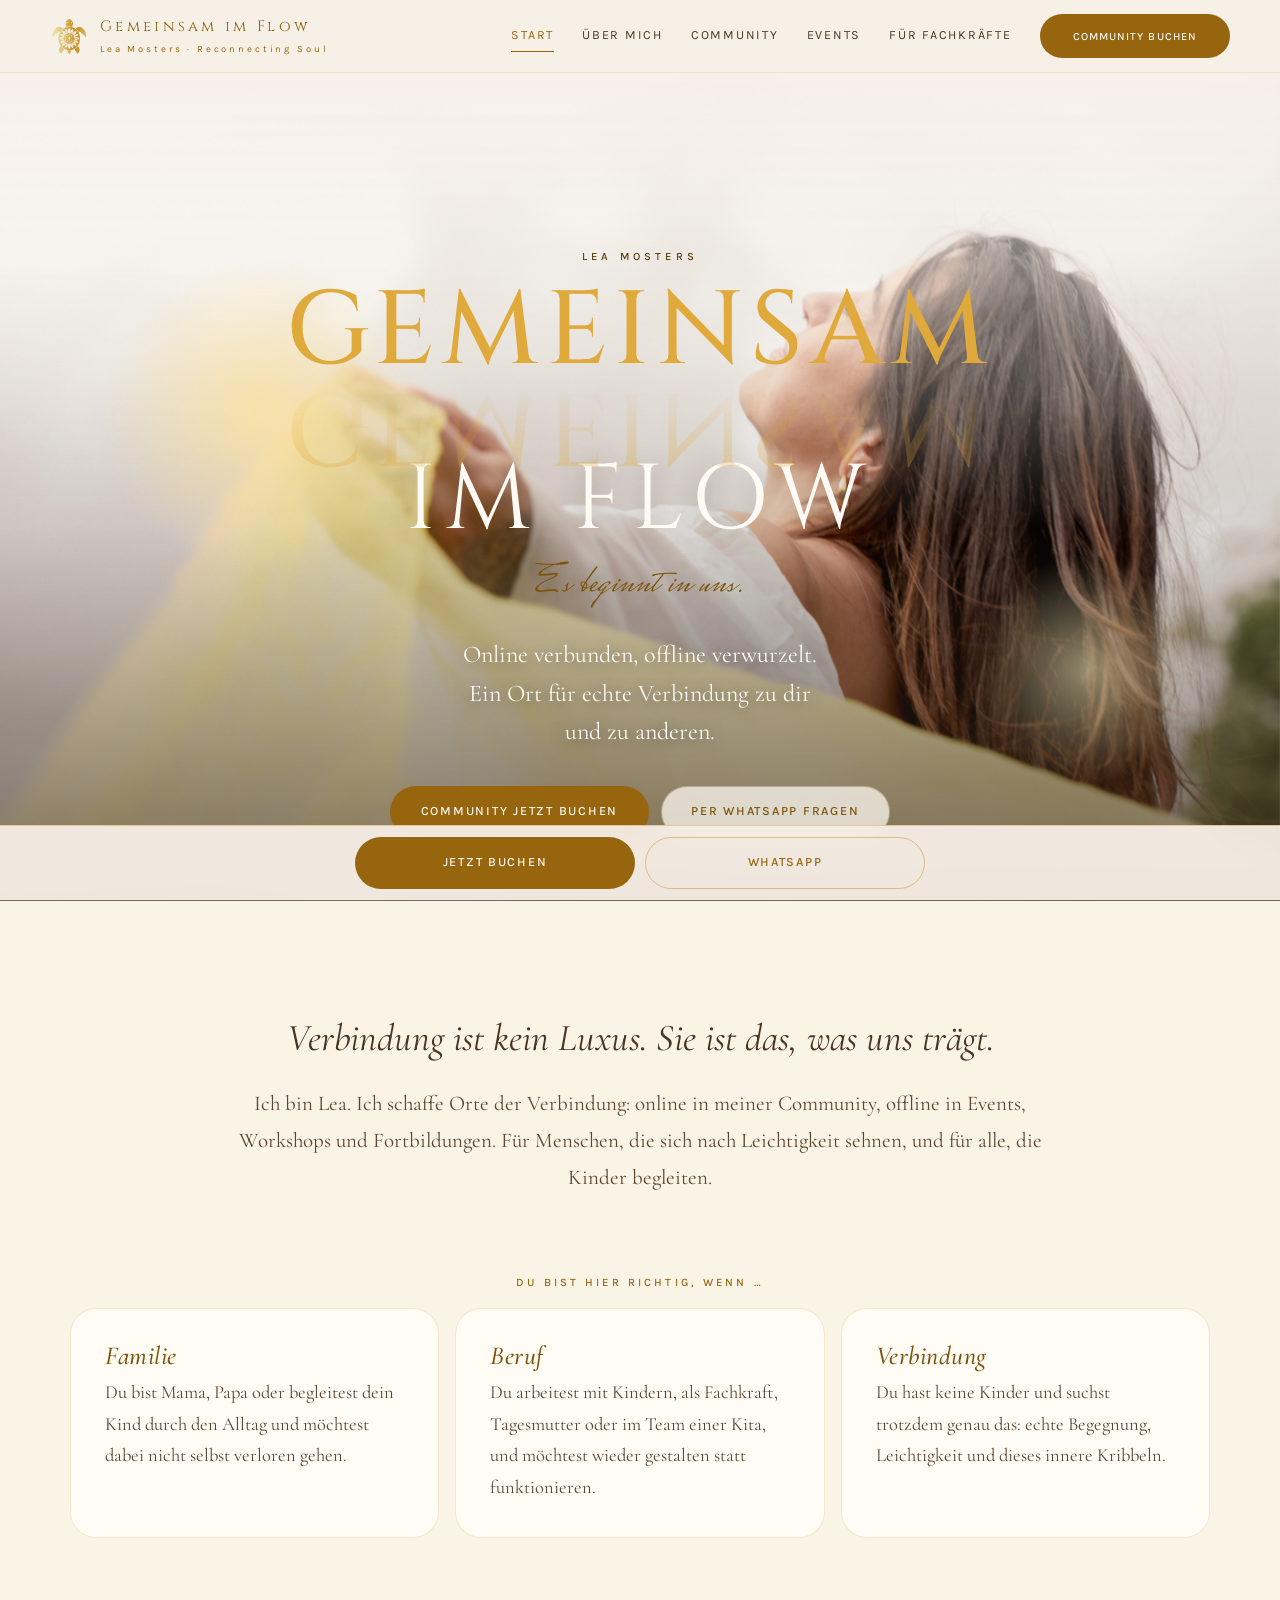
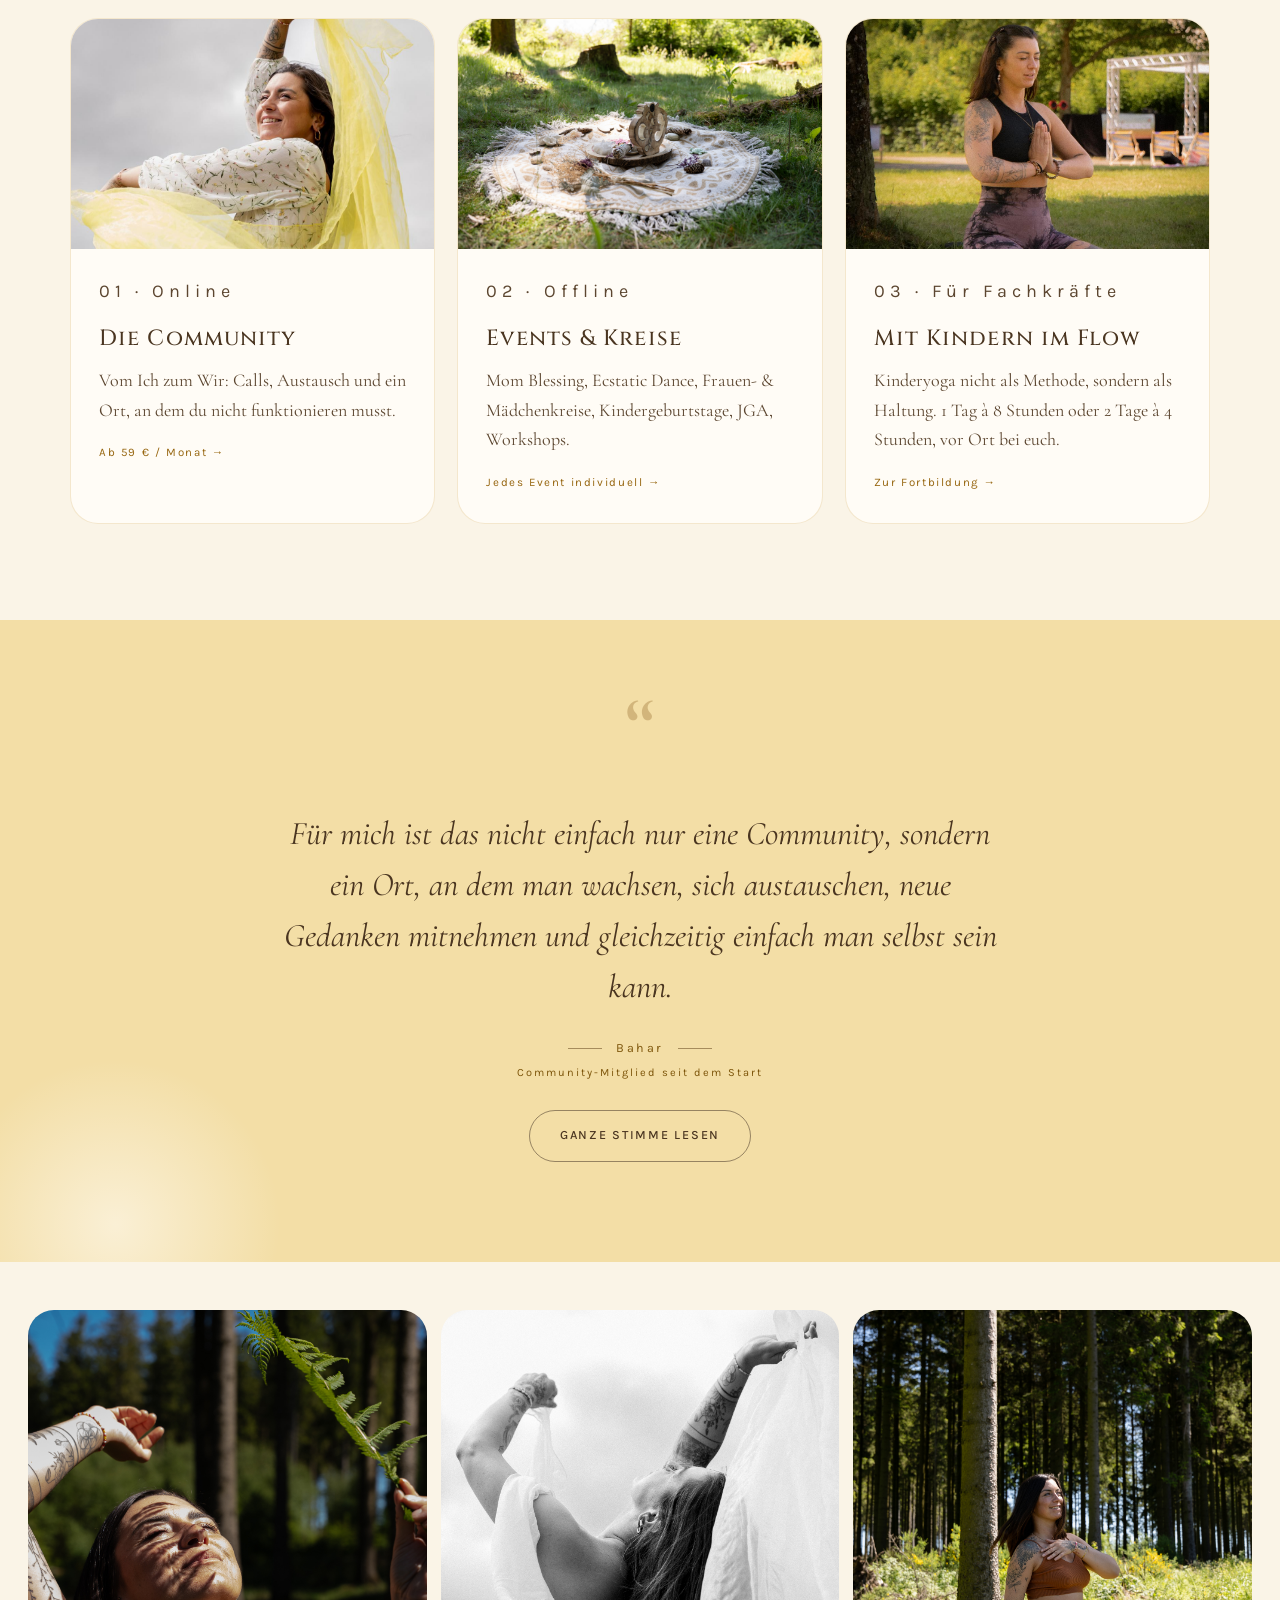
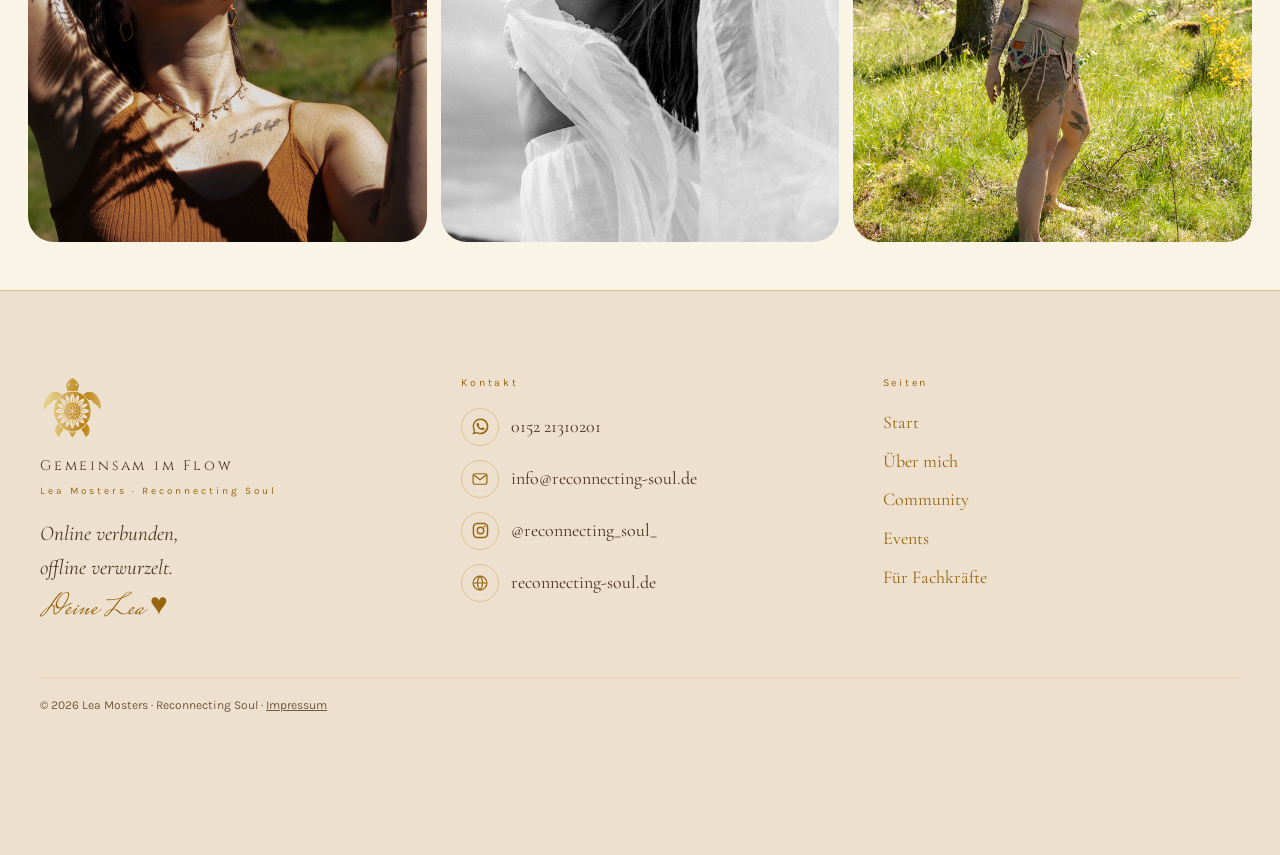
<file: index.html>
<!DOCTYPE html>
<html lang="de">
<head>
<meta charset="UTF-8">
<meta name="viewport" content="width=device-width, initial-scale=1.0">
<title>Gemeinsam im Flow · Lea Mosters</title>
<meta name="description" content="Reconnecting Soul: Community, Events und Fortbildungen von Lea Mosters für Menschen, die Kinder begleiten.">
<link rel="preconnect" href="https://fonts.googleapis.com">
<link rel="preconnect" href="https://fonts.gstatic.com" crossorigin>
<link href="https://fonts.googleapis.com/css2?family=Cinzel:wght@400;500;600&family=Cormorant+Garamond:ital,wght@0,400;0,500;0,600;1,400;1,500&family=Mrs+Saint+Delafield&family=Karla:wght@300;400;500;600&display=swap" rel="stylesheet">
<link rel="stylesheet" href="css/style.css">
</head>
<body>

<header class="site-header">
  <div class="header-inner">
    <a href="index.html" class="wordmark">
      <img src="img/logo-turtle.jpg" alt="Reconnecting Soul" class="wordmark-icon">
      <span class="wordmark-text">
        <span class="wordmark-main">Gemeinsam im Flow</span>
        <span class="wordmark-sub">Lea Mosters · Reconnecting Soul</span>
      </span>
    </a>
    <nav class="main-nav" data-only="desktop">
      <a href="index.html" class="active">Start</a>
      <a href="ueber-mich.html">Über mich</a>
      <a href="community.html">Community</a>
      <a href="events.html">Events</a>
      <a href="fachkraefte.html">Für Fachkräfte</a>
      <a href="https://buy.stripe.com/9B6aEZ9VU6rI0Kg9fe9EI0a" target="_blank" rel="noopener" class="btn header-cta">Community buchen</a>
    </nav>
    <button class="nav-toggle" data-only="mobile" id="navToggle" aria-label="Menü">
      <span class="bars"><span></span><span></span><span></span></span> Menü
    </button>
  </div>
</header>

<div class="mobile-menu" id="mobileMenu">
  <div class="mobile-menu-top">
    <span>Gemeinsam im Flow</span>
    <button class="mobile-menu-close" id="mobileMenuClose" aria-label="Schließen">&times;</button>
  </div>
  <div class="mobile-menu-links">
    <a href="index.html">Start</a>
    <a href="ueber-mich.html">Über mich</a>
    <a href="community.html">Community</a>
    <a href="events.html">Events</a>
    <a href="fachkraefte.html">Für Fachkräfte</a>
  </div>
  <div class="mobile-menu-actions">
    <a href="https://buy.stripe.com/9B6aEZ9VU6rI0Kg9fe9EI0a" target="_blank" rel="noopener" class="btn btn-primary">Community jetzt buchen</a>
    <a href="https://wa.me/4915221310201" target="_blank" rel="noopener" class="btn btn-outline">Per WhatsApp fragen</a>
    <p class="mobile-menu-tagline">Es beginnt in uns.</p>
  </div>
</div>

<main>

  <section class="hero">
    <div class="hero-media">
      <img src="img/hero-tuch.jpg" alt="Lea tanzt mit einem gelben Tuch vor goldenem Himmel">
    </div>
    <div class="hero-scrim"></div>
    <div class="blob blob-glow" style="left:8%;top:22%;width:clamp(160px,26vw,320px);height:clamp(160px,26vw,320px);background:radial-gradient(circle,rgba(255,226,152,.75),rgba(255,226,152,0) 70%)"></div>
    <div class="blob blob-veil" style="right:6%;bottom:14%;width:clamp(120px,18vw,230px);height:clamp(120px,18vw,230px);background:radial-gradient(circle,rgba(255,240,190,.55),rgba(255,240,190,0) 70%)"></div>

    <div class="hero-content">
      <p class="eyebrow">Lea Mosters</p>
      <div class="reflect-wrap">
        <h1 class="reflect-main" data-text="GEMEINSAM" style="font-size:clamp(38px,9vw,104px)">GEMEINSAM</h1>
        <h2 class="reflect-sub" style="font-size:clamp(34px,8vw,92px)">IM FLOW</h2>
      </div>
      <p class="hero-tagline">Es beginnt in uns.</p>
      <p class="hero-lead">Online verbunden, offline verwurzelt. Ein Ort für echte Verbindung zu dir und zu anderen.</p>
      <div class="hero-actions">
        <a href="https://buy.stripe.com/9B6aEZ9VU6rI0Kg9fe9EI0a" target="_blank" rel="noopener" class="btn btn-primary">Community jetzt buchen</a>
        <a href="https://wa.me/4915221310201" target="_blank" rel="noopener" class="btn btn-ghost">Per WhatsApp fragen</a>
      </div>
    </div>
  </section>

  <section class="prose-section" data-reveal>
    <p class="prose-lead">Verbindung ist kein Luxus. Sie ist das, was uns trägt.</p>
    <p class="prose-body">Ich bin Lea. Ich schaffe Orte der Verbindung: online in meiner Community, offline in Events, Workshops und Fortbildungen. Für Menschen, die sich nach Leichtigkeit sehnen, und für alle, die Kinder begleiten.</p>
  </section>

  <section class="fit-section" data-reveal>
    <p class="eyebrow center">Du bist hier richtig, wenn …</p>
    <div class="fit-grid">
      <div class="fit-card">
        <span class="script">Familie</span>
        <p class="body">Du bist Mama, Papa oder begleitest dein Kind durch den Alltag und möchtest dabei nicht selbst verloren gehen.</p>
      </div>
      <div class="fit-card">
        <span class="script">Beruf</span>
        <p class="body">Du arbeitest mit Kindern, als Fachkraft, Tagesmutter oder im Team einer Kita, und möchtest wieder gestalten statt funktionieren.</p>
      </div>
      <div class="fit-card">
        <span class="script">Verbindung</span>
        <p class="body">Du hast keine Kinder und suchst trotzdem genau das: echte Begegnung, Leichtigkeit und dieses innere Kribbeln.</p>
      </div>
    </div>
  </section>

  <section class="tile-section">
    <a href="community.html" class="tile" data-reveal>
      <div class="tile-img"><img src="img/tuch-1.jpg" alt="Lea mit gelbem Tuch"></div>
      <div class="tile-body">
        <p class="tile-tag">01 · Online</p>
        <h3>Die Community</h3>
        <p>Vom Ich zum Wir: Calls, Austausch und ein Ort, an dem du nicht funktionieren musst.</p>
        <span class="tile-link">Ab 59 € / Monat →</span>
      </div>
    </a>
    <a href="events.html" class="tile" data-reveal>
      <div class="tile-img"><img src="img/ir-186.jpg" alt="Ritualplatz im Wald"></div>
      <div class="tile-body">
        <p class="tile-tag">02 · Offline</p>
        <h3>Events &amp; Kreise</h3>
        <p>Mom Blessing, Ecstatic Dance, Frauen- &amp; Mädchenkreise, Kindergeburtstage, JGA, Workshops.</p>
        <span class="tile-link">Jedes Event individuell →</span>
      </div>
    </a>
    <a href="fachkraefte.html" class="tile" data-reveal>
      <div class="tile-img"><img src="img/lea-meditation.jpg" alt="Lea in Meditation im Grünen" style="object-position:center 50%"></div>
      <div class="tile-body">
        <p class="tile-tag">03 · Für Fachkräfte</p>
        <h3>Mit Kindern im Flow</h3>
        <p>Kinderyoga nicht als Methode, sondern als Haltung. 1 Tag à 8 Stunden oder 2 Tage à 4 Stunden, vor Ort bei euch.</p>
        <span class="tile-link">Zur Fortbildung →</span>
      </div>
    </a>
  </section>

  <section class="testimonial-panel" data-reveal>
    <div class="blob blob-veil" style="left:-4%;bottom:-20%;width:clamp(180px,26vw,340px);height:clamp(180px,26vw,340px);background:radial-gradient(circle,rgba(255,251,244,.6),rgba(255,251,244,0) 70%)"></div>
    <div class="inner">
      <p class="quote-mark">&ldquo;</p>
      <blockquote>Für mich ist das nicht einfach nur eine Community, sondern ein Ort, an dem man wachsen, sich austauschen, neue Gedanken mitnehmen und gleichzeitig einfach man selbst sein kann.</blockquote>
      <div class="testimonial-byline"><span class="line"></span><p>Bahar</p><span class="line"></span></div>
      <p class="testimonial-role">Community-Mitglied seit dem Start</p>
      <a href="community.html" class="btn btn-dark-invert" style="margin-top:28px">Ganze Stimme lesen</a>
    </div>
  </section>

  <section class="gallery-strip" data-reveal>
    <div class="grid">
      <figure data-reveal-item><img src="img/ir-47.jpg" alt="Lea im Sonnenlicht" style="object-position:center 40%"></figure>
      <figure data-reveal-item><img src="img/movement-bw-1.jpg" alt="Lea in Bewegung mit einem weißen Tuch" style="object-position:center 15%"></figure>
      <figure data-reveal-item><img src="img/forest-lea.jpg" alt="Lea im Wald" style="object-position:center 12%"></figure>
    </div>
  </section>

</main>

<footer class="site-footer">
  <div class="footer-inner">
    <div>
      <img src="img/logo-turtle.jpg" alt="Reconnecting Soul" class="footer-logo">
      <p class="footer-brand">Gemeinsam im Flow</p>
      <p class="footer-sub">Lea Mosters · Reconnecting Soul</p>
      <p class="footer-tagline">Online verbunden,<br>offline verwurzelt.</p>
      <p class="footer-signature">Deine Lea &hearts;</p>
    </div>
    <div>
      <p class="footer-heading">Kontakt</p>
      <div class="footer-contact">
        <a href="https://wa.me/4915221310201" target="_blank" rel="noopener"><span class="icon-circle"><svg viewBox="0 0 24 24" width="19" height="19" fill="currentColor" aria-hidden="true"><path d="M12.04 2c-5.46 0-9.91 4.45-9.91 9.91 0 1.75.46 3.45 1.32 4.95L2 22l5.25-1.38c1.45.79 3.08 1.21 4.79 1.21 5.46 0 9.91-4.45 9.91-9.91S17.5 2 12.04 2Zm0 18.02c-1.5 0-2.98-.4-4.27-1.17l-.31-.18-3.12.82.83-3.04-.2-.32a8.09 8.09 0 0 1-1.24-4.31c0-4.47 3.64-8.11 8.11-8.11s8.11 3.64 8.11 8.11-3.64 8.2-8.11 8.2Zm4.47-6.07c-.24-.12-1.45-.72-1.68-.8-.22-.08-.39-.12-.55.12-.16.25-.63.8-.77.96-.14.16-.28.18-.52.06-.24-.12-1.03-.38-1.96-1.21-.72-.65-1.21-1.45-1.35-1.69-.14-.24-.02-.38.1-.5.11-.11.24-.28.36-.42.12-.14.16-.24.24-.4.08-.16.04-.3-.02-.42-.06-.12-.55-1.33-.75-1.81-.2-.47-.4-.41-.55-.41h-.47c-.16 0-.42.06-.64.3-.22.24-.84.82-.84 2 0 1.18.86 2.32.98 2.48.12.16 1.69 2.7 4.18 3.69 2.08.82 2.5.66 2.95.62.45-.04 1.45-.59 1.66-1.17.2-.57.2-1.06.14-1.16-.06-.1-.22-.16-.46-.28Z"/></svg></span> 0152 21310201</a>
        <a href="mailto:info@reconnecting-soul.de"><span class="icon-circle"><svg viewBox="0 0 24 24" width="18" height="18" fill="none" stroke="currentColor" stroke-width="1.6" aria-hidden="true"><rect x="2.8" y="5" width="18.4" height="14" rx="2.6"></rect><path d="M3.6 6.4 12 13l8.4-6.6"></path></svg></span> info@reconnecting-soul.de</a>
        <a href="https://instagram.com/reconnecting_soul_" target="_blank" rel="noopener" aria-label="Instagram"><span class="icon-circle"><svg viewBox="0 0 24 24" width="19" height="19" fill="currentColor" aria-hidden="true"><path d="M12 2.2c-2.66 0-2.99.01-4.04.06-1.05.05-1.77.22-2.4.46-.65.26-1.2.6-1.75 1.15-.55.55-.89 1.1-1.15 1.75-.24.63-.41 1.35-.46 2.4C2.15 9.07 2.14 9.4 2.14 12s.01 2.93.06 3.98c.05 1.05.22 1.77.46 2.4.26.65.6 1.2 1.15 1.75.55.55 1.1.89 1.75 1.15.63.24 1.35.41 2.4.46 1.05.05 1.38.06 4.04.06s2.99-.01 4.04-.06c1.05-.05 1.77-.22 2.4-.46.65-.26 1.2-.6 1.75-1.15.55-.55.89-1.1 1.15-1.75.24-.63.41-1.35.46-2.4.05-1.05.06-1.38.06-3.98s-.01-2.93-.06-3.98c-.05-1.05-.22-1.77-.46-2.4a4.85 4.85 0 0 0-1.15-1.75 4.85 4.85 0 0 0-1.75-1.15c-.63-.24-1.35-.41-2.4-.46C14.99 2.21 14.66 2.2 12 2.2Zm0 1.8c2.61 0 2.92.01 3.95.06.95.04 1.47.2 1.81.34.46.18.79.39 1.13.73.34.34.55.67.73 1.13.14.34.3.86.34 1.81.05 1.03.06 1.34.06 3.93s-.01 2.9-.06 3.93c-.04.95-.2 1.47-.34 1.81-.18.46-.39.79-.73 1.13-.34.34-.67.55-1.13.73-.34.14-.86.3-1.81.34-1.03.05-1.34.06-3.95.06s-2.92-.01-3.95-.06c-.95-.04-1.47-.2-1.81-.34-.46-.18-.79-.39-1.13-.73a3.05 3.05 0 0 1-.73-1.13c-.14-.34-.3-.86-.34-1.81-.05-1.03-.06-1.34-.06-3.93s.01-2.9.06-3.93c.04-.95.2-1.47.34-1.81.18-.46.39-.79.73-1.13.34-.34.67-.55 1.13-.73.34-.14.86-.3 1.81-.34C9.08 4.01 9.39 4 12 4Zm0 3.06A4.94 4.94 0 1 0 12 16.94 4.94 4.94 0 0 0 12 7.06Zm0 8.14A3.2 3.2 0 1 1 12 8.8a3.2 3.2 0 0 1 0 6.4Zm6.29-8.34a1.15 1.15 0 1 1-2.3 0 1.15 1.15 0 0 1 2.3 0Z"/></svg></span> @reconnecting_soul_</a>
        <a href="https://www.reconnecting-soul.de" target="_blank" rel="noopener"><span class="icon-circle"><svg viewBox="0 0 24 24" width="18" height="18" fill="none" stroke="currentColor" stroke-width="1.6" aria-hidden="true"><circle cx="12" cy="12" r="9.2"></circle><path d="M2.8 12h18.4M12 2.8c2.4 2.5 3.6 5.6 3.6 9.2s-1.2 6.7-3.6 9.2c-2.4-2.5-3.6-5.6-3.6-9.2S9.6 5.3 12 2.8Z"></path></svg></span> reconnecting-soul.de</a>
      </div>
    </div>
    <div>
      <p class="footer-heading">Seiten</p>
      <div class="footer-pages">
        <a href="index.html">Start</a>
        <a href="ueber-mich.html">Über mich</a>
        <a href="community.html">Community</a>
        <a href="events.html">Events</a>
        <a href="fachkraefte.html">Für Fachkräfte</a>
      </div>
    </div>
  </div>
  <p class="footer-bottom-text">&copy; 2026 Lea Mosters · Reconnecting Soul · <a href="impressum.html" style="color:inherit;text-decoration:underline">Impressum</a></p>
</footer>

<div class="sticky-cta">
  <a href="https://buy.stripe.com/9B6aEZ9VU6rI0Kg9fe9EI0a" target="_blank" rel="noopener" class="btn btn-primary">Jetzt buchen</a>
  <a href="https://wa.me/4915221310201" target="_blank" rel="noopener" class="btn btn-outline">WhatsApp</a>
</div>

<script src="js/main.js"></script>
</body>
</html>
</file>
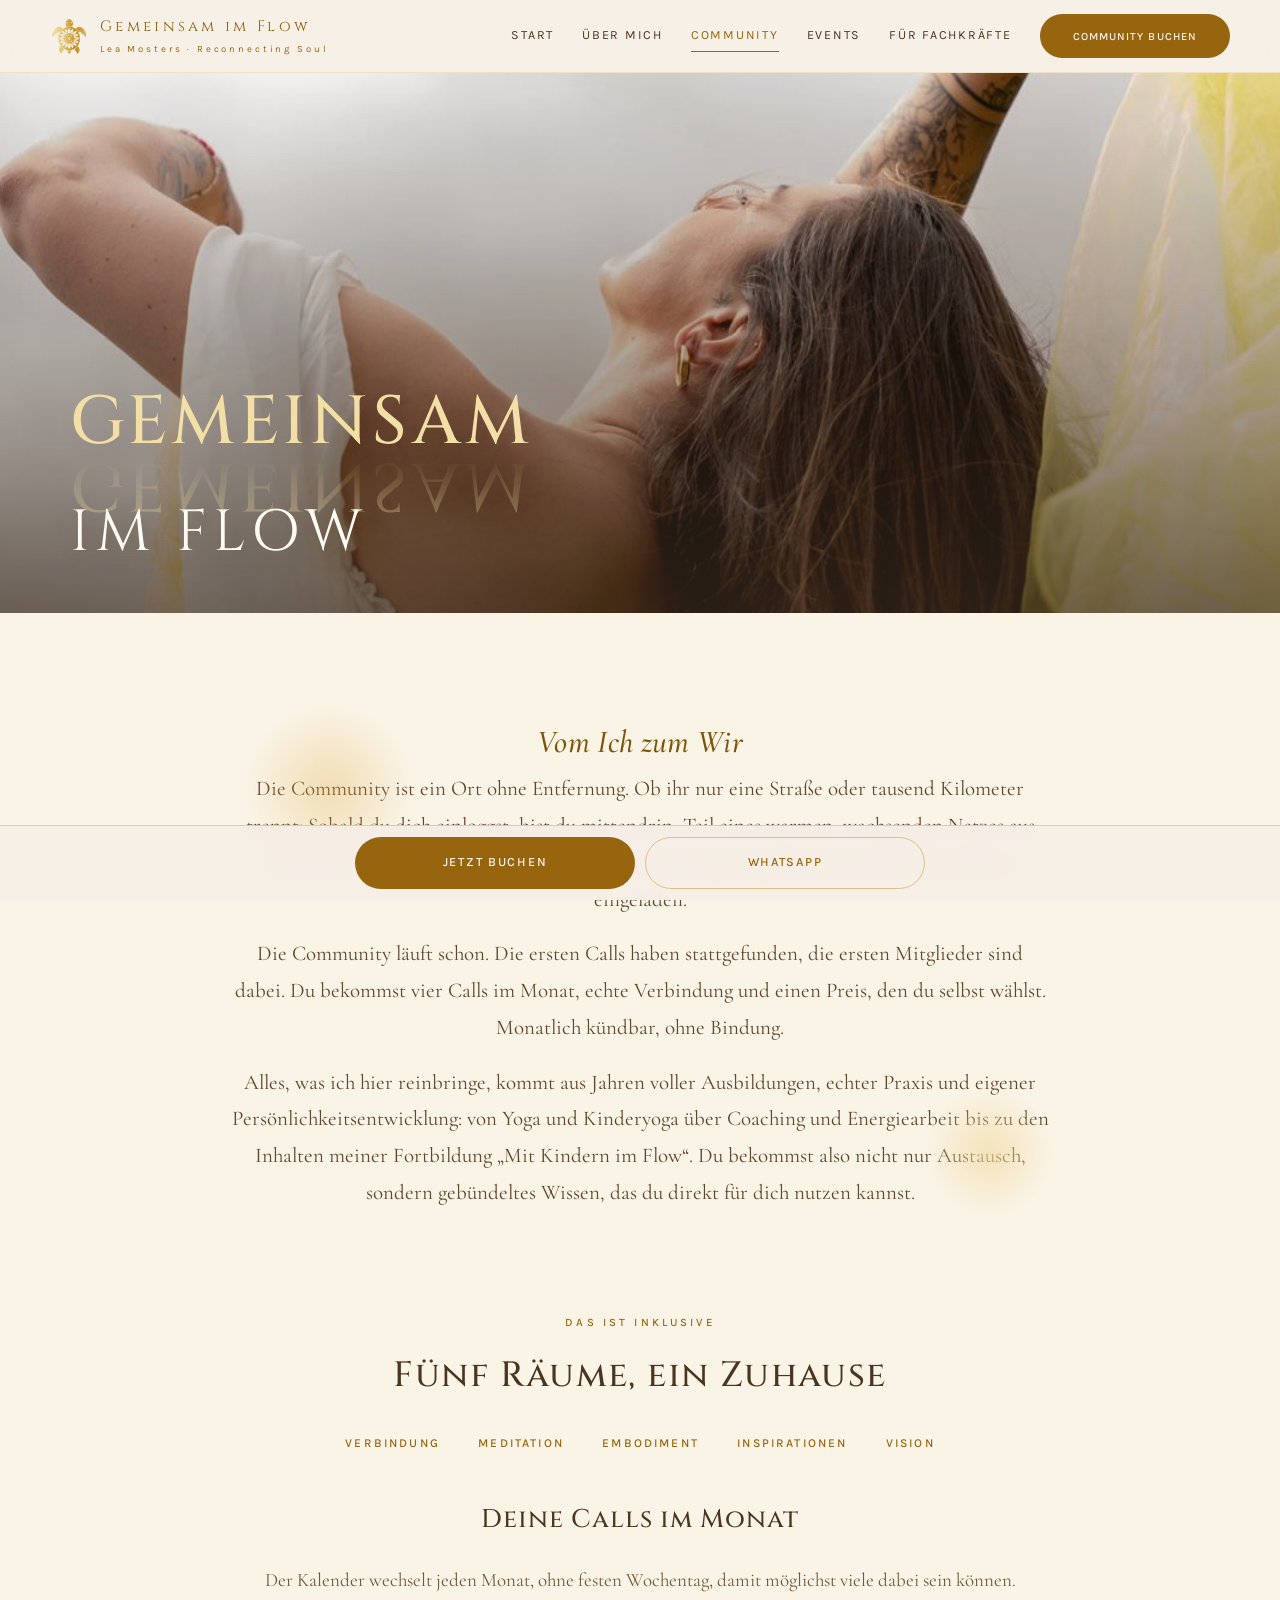
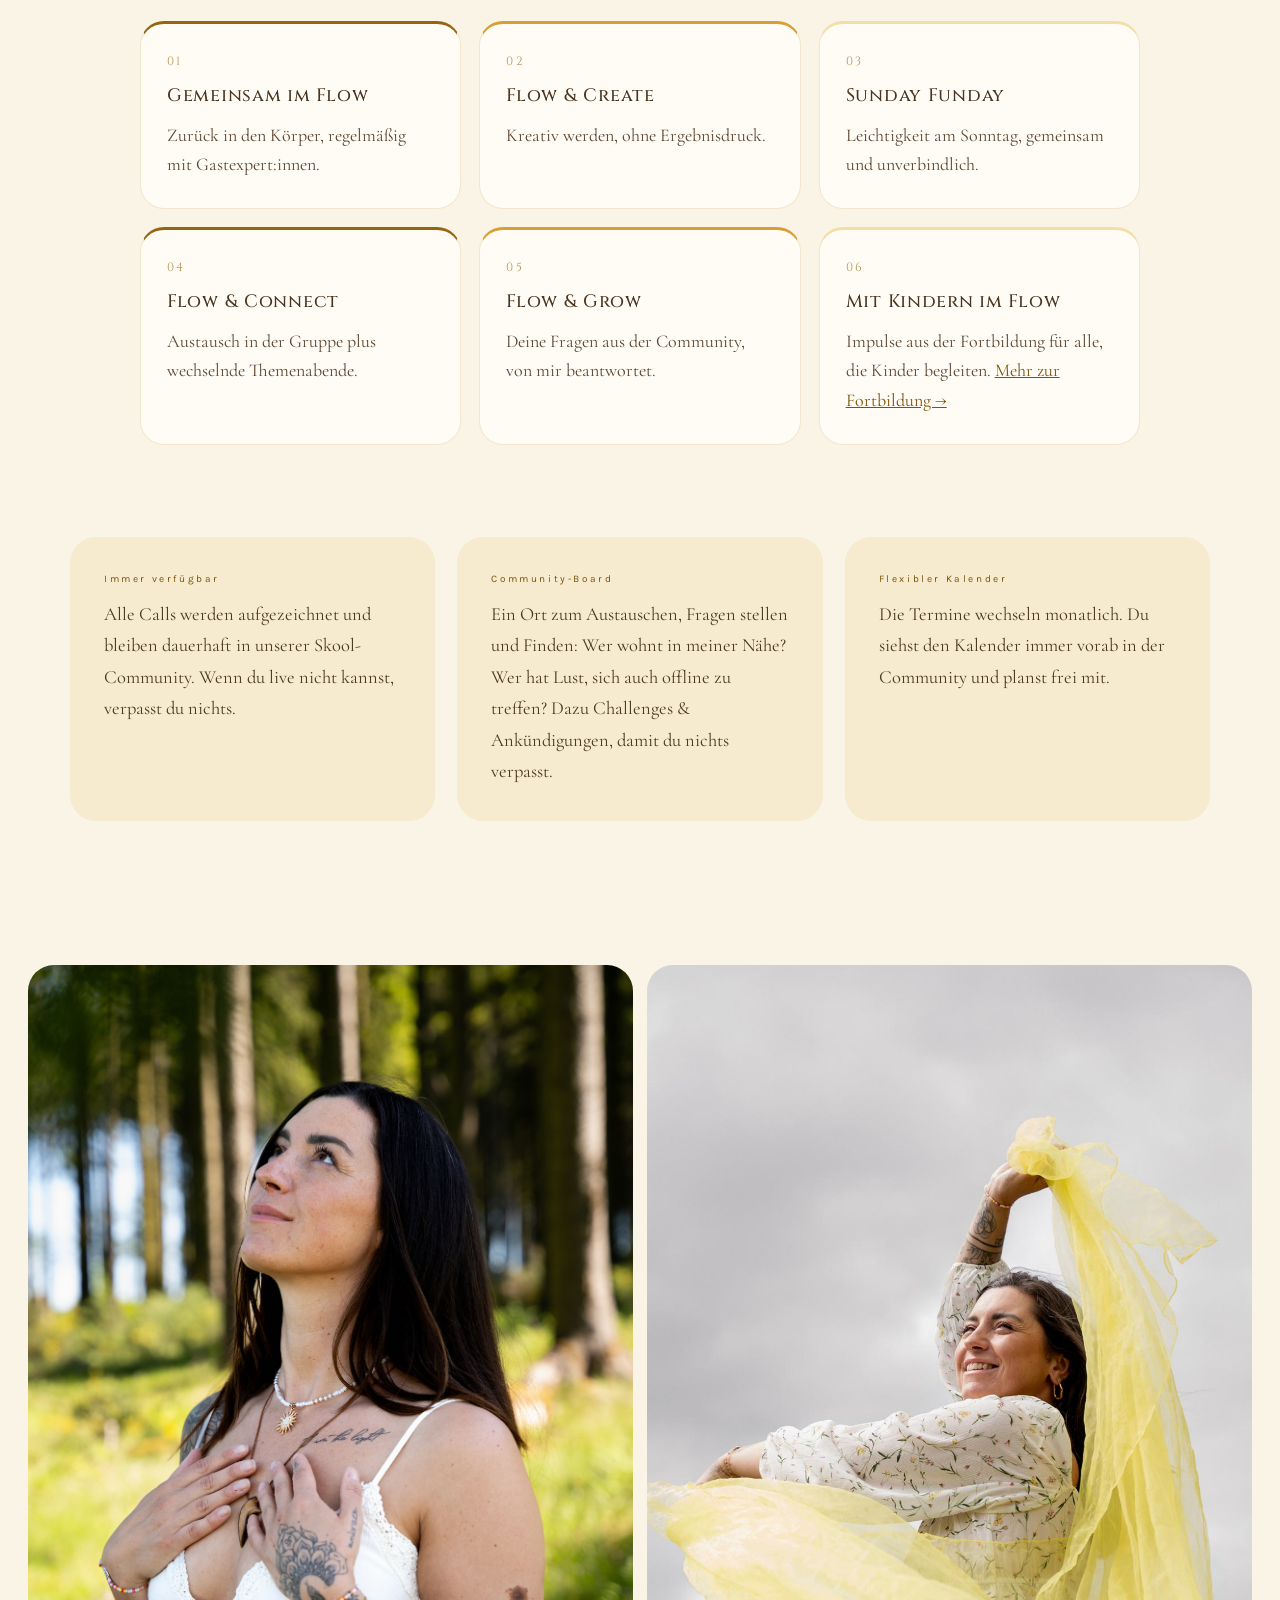
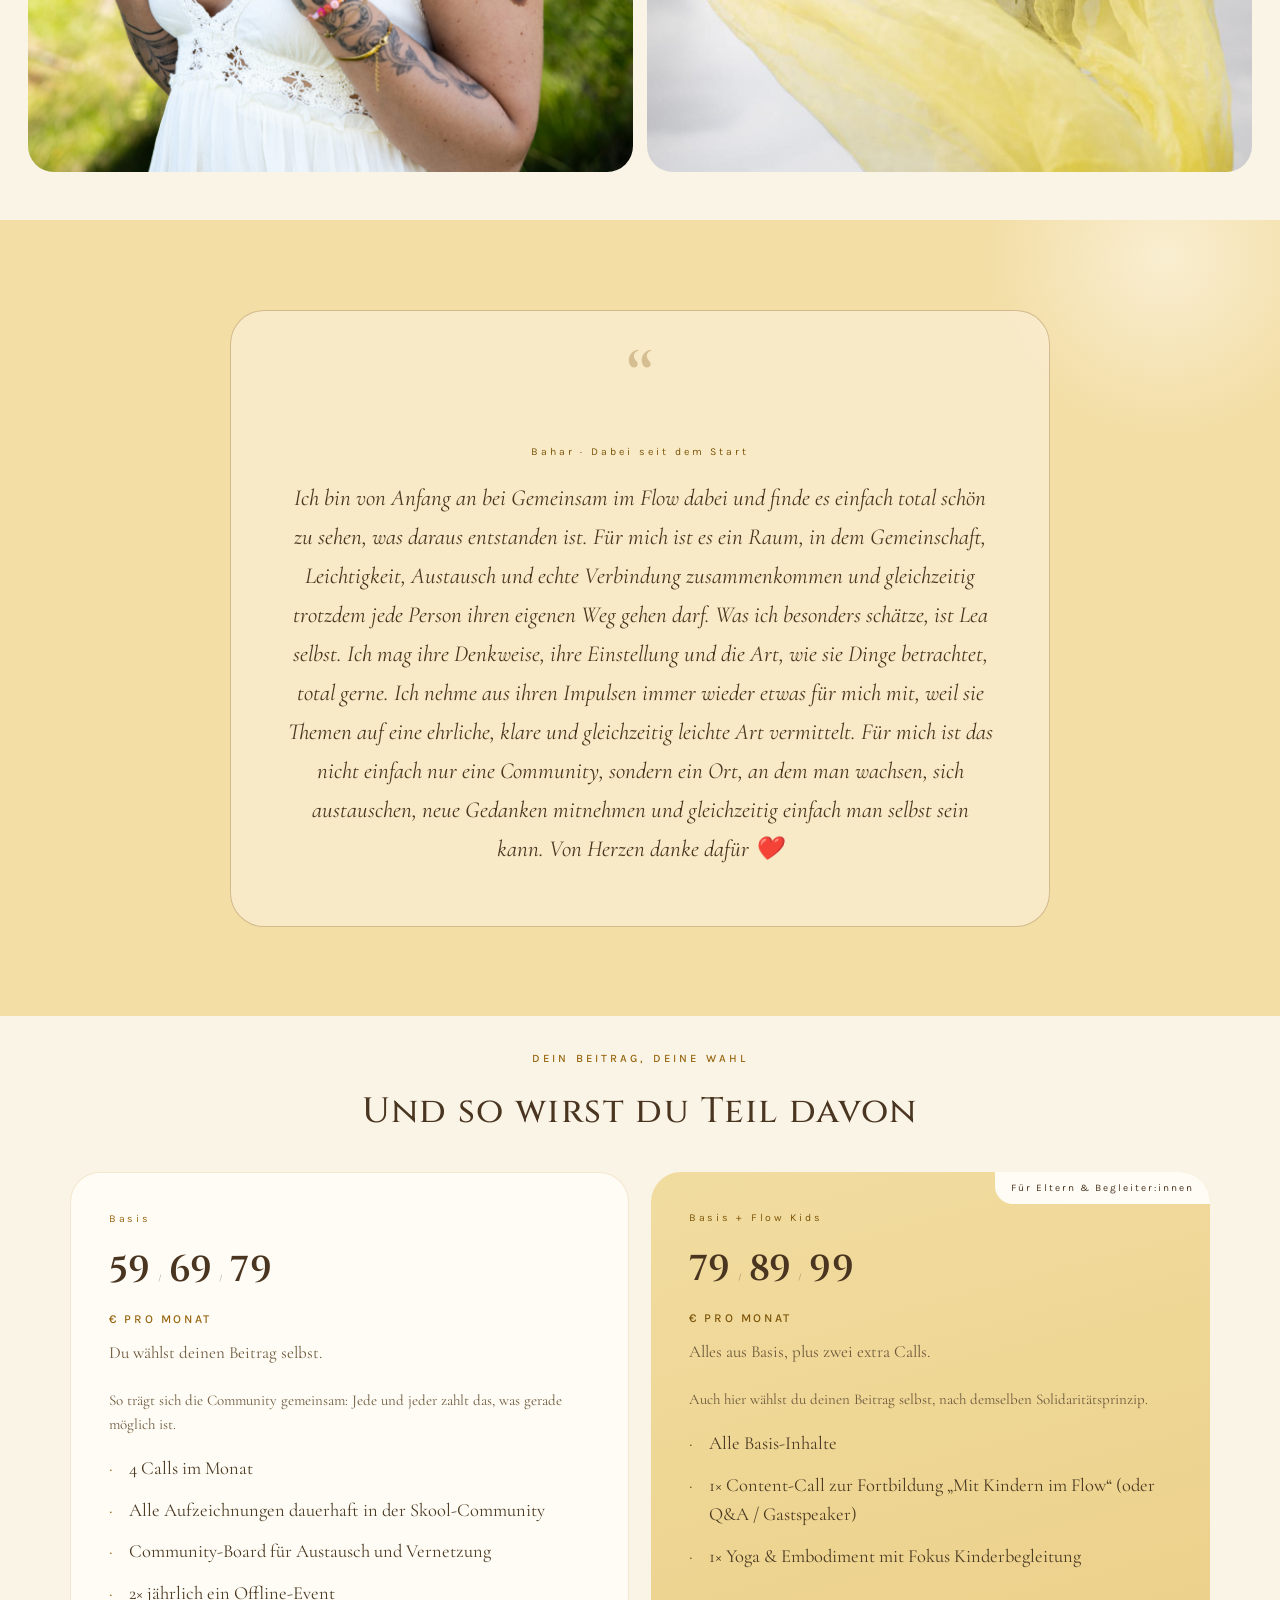
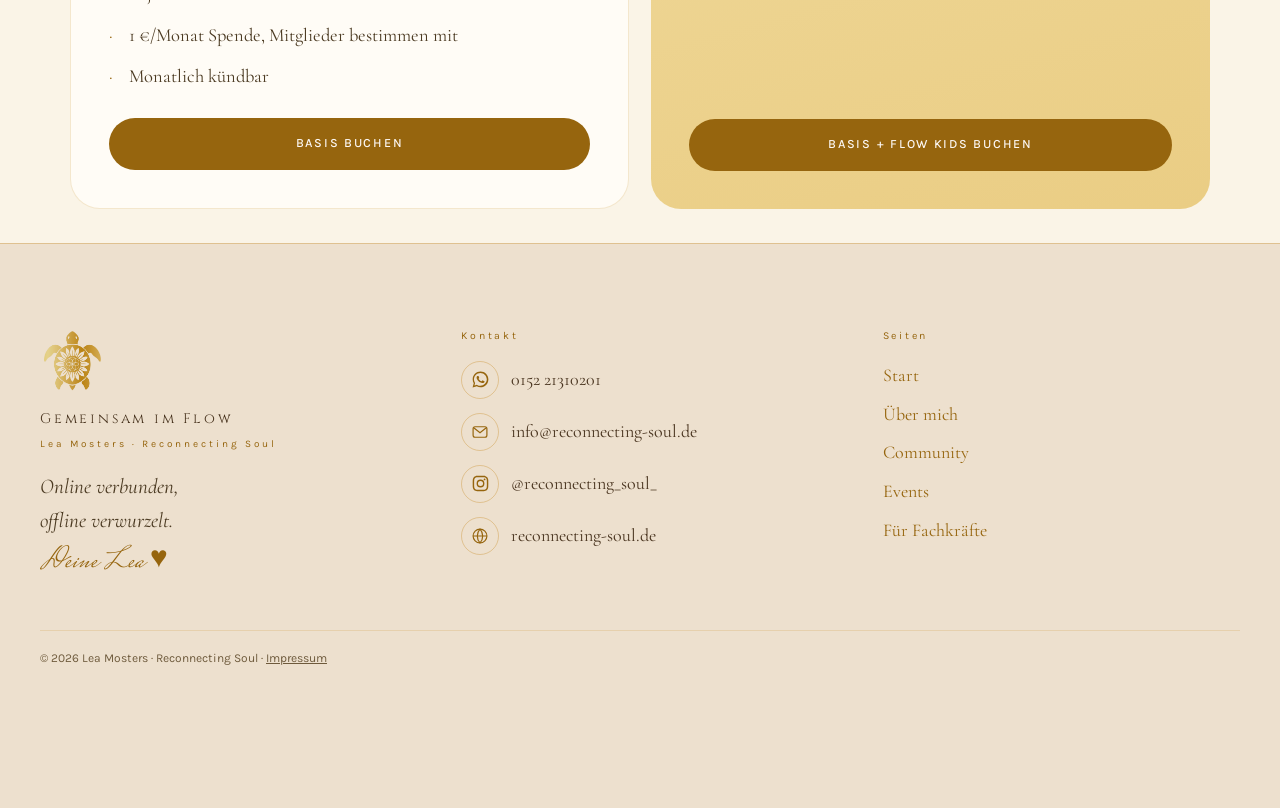
<file: community.html>
<!DOCTYPE html>
<html lang="de">
<head>
<meta charset="UTF-8">
<meta name="viewport" content="width=device-width, initial-scale=1.0">
<title>Community · Gemeinsam im Flow</title>
<meta name="description" content="Die Community von Gemeinsam im Flow: vier Calls im Monat, echte Verbindung, Preis nach Wahl.">
<link rel="preconnect" href="https://fonts.googleapis.com">
<link rel="preconnect" href="https://fonts.gstatic.com" crossorigin>
<link href="https://fonts.googleapis.com/css2?family=Cinzel:wght@400;500;600&family=Cormorant+Garamond:ital,wght@0,400;0,500;0,600;1,400;1,500&family=Mrs+Saint+Delafield&family=Karla:wght@300;400;500;600&display=swap" rel="stylesheet">
<link rel="stylesheet" href="css/style.css">
</head>
<body>

<header class="site-header">
  <div class="header-inner">
    <a href="index.html" class="wordmark">
      <img src="img/logo-turtle.jpg" alt="Reconnecting Soul" class="wordmark-icon">
      <span class="wordmark-text">
        <span class="wordmark-main">Gemeinsam im Flow</span>
        <span class="wordmark-sub">Lea Mosters · Reconnecting Soul</span>
      </span>
    </a>
    <nav class="main-nav" data-only="desktop">
      <a href="index.html">Start</a>
      <a href="ueber-mich.html">Über mich</a>
      <a href="community.html" class="active">Community</a>
      <a href="events.html">Events</a>
      <a href="fachkraefte.html">Für Fachkräfte</a>
      <a href="https://buy.stripe.com/9B6aEZ9VU6rI0Kg9fe9EI0a" target="_blank" rel="noopener" class="btn header-cta">Community buchen</a>
    </nav>
    <button class="nav-toggle" data-only="mobile" id="navToggle" aria-label="Menü">
      <span class="bars"><span></span><span></span><span></span></span> Menü
    </button>
  </div>
</header>

<div class="mobile-menu" id="mobileMenu">
  <div class="mobile-menu-top">
    <span>Gemeinsam im Flow</span>
    <button class="mobile-menu-close" id="mobileMenuClose" aria-label="Schließen">&times;</button>
  </div>
  <div class="mobile-menu-links">
    <a href="index.html">Start</a>
    <a href="ueber-mich.html">Über mich</a>
    <a href="community.html">Community</a>
    <a href="events.html">Events</a>
    <a href="fachkraefte.html">Für Fachkräfte</a>
  </div>
  <div class="mobile-menu-actions">
    <a href="https://buy.stripe.com/9B6aEZ9VU6rI0Kg9fe9EI0a" target="_blank" rel="noopener" class="btn btn-primary">Community jetzt buchen</a>
    <a href="https://wa.me/4915221310201" target="_blank" rel="noopener" class="btn btn-outline">Per WhatsApp fragen</a>
    <p class="mobile-menu-tagline">Es beginnt in uns.</p>
  </div>
</div>

<main>

  <section class="photo-hero">
    <div class="photo-hero-media">
      <img src="img/tuch-3.jpg" alt="Weit geöffnetes gelbes Tuch">
    </div>
    <div class="photo-hero-scrim">
      <div class="photo-hero-content">
        <div class="reflect-wrap">
          <h1 class="reflect-main" data-text="GEMEINSAM">GEMEINSAM</h1>
          <h2 class="reflect-sub">IM FLOW</h2>
        </div>
      </div>
    </div>
  </section>

  <section class="prose-section" data-reveal style="position:relative">
    <div class="blob blob-veil" style="left:6%;top:14%;width:clamp(90px,14vw,170px);height:clamp(90px,14vw,170px);background:radial-gradient(circle,rgba(223,169,60,.3),rgba(223,169,60,0) 70%)"></div>
    <div class="blob blob-glow" style="right:4%;bottom:6%;width:clamp(70px,11vw,130px);height:clamp(70px,11vw,130px);background:radial-gradient(circle,rgba(242,220,164,.7),rgba(242,220,164,0) 70%)"></div>
    <p class="tagline-quiet" style="font-size:clamp(24px,3.4vw,32px);color:var(--gold-hover);margin:0 0 10px;line-height:1.2;position:relative">Vom Ich zum Wir</p>
    <p class="prose-body">Die Community ist ein Ort ohne Entfernung. Ob ihr nur eine Straße oder tausend Kilometer trennt: Sobald du dich einloggst, bist du mittendrin, Teil eines warmen, wachsenden Netzes aus Menschen, die sich gegenseitig sehen, stärken und tragen. Egal wo du gerade lebst, du bist eingeladen.</p>
    <p class="prose-body" style="margin-top:18px">Die Community läuft schon. Die ersten Calls haben stattgefunden, die ersten Mitglieder sind dabei. Du bekommst vier Calls im Monat, echte Verbindung und einen Preis, den du selbst wählst. Monatlich kündbar, ohne Bindung.</p>
    <p class="prose-body" style="margin-top:18px">Alles, was ich hier reinbringe, kommt aus Jahren voller Ausbildungen, echter Praxis und eigener Persönlichkeitsentwicklung: von Yoga und Kinderyoga über Coaching und Energiearbeit bis zu den Inhalten meiner Fortbildung „Mit Kindern im Flow“. Du bekommst also nicht nur Austausch, sondern gebündeltes Wissen, das du direkt für dich nutzen kannst.</p>
  </section>

  <section class="section" data-reveal>
    <p class="eyebrow center">Das ist inklusive</p>
    <h2 class="section-title center">Fünf Räume, ein Zuhause</h2>
    <div class="values-icons" style="border-top:0;padding-top:0;margin-bottom:2.5rem">
      <span>Verbindung</span><span>Meditation</span><span>Embodiment</span><span>Inspirationen</span><span>Vision</span>
    </div>
    <h3 class="section-title" style="text-align:center;font-size:clamp(1.2rem,2.2vw,1.6rem)">Deine Calls im Monat</h3>
    <p style="font-size:19px;color:var(--text-secondary);margin:0 0 26px;text-align:center">Der Kalender wechselt jeden Monat, ohne festen Wochentag, damit möglichst viele dabei sein können.</p>
    <div class="call-grid">
      <div class="call-card" style="border-top-color:var(--gold)">
        <p class="step">01</p>
        <h3>Gemeinsam im Flow</h3>
        <p>Zurück in den Körper, regelmäßig mit Gastexpert:innen.</p>
      </div>
      <div class="call-card" style="border-top-color:var(--gold-light-2)">
        <p class="step">02</p>
        <h3>Flow &amp; Create</h3>
        <p>Kreativ werden, ohne Ergebnisdruck.</p>
      </div>
      <div class="call-card" style="border-top-color:var(--warmhaut)">
        <p class="step">03</p>
        <h3>Sunday Funday</h3>
        <p>Leichtigkeit am Sonntag, gemeinsam und unverbindlich.</p>
      </div>
      <div class="call-card" style="border-top-color:var(--gold)">
        <p class="step">04</p>
        <h3>Flow &amp; Connect</h3>
        <p>Austausch in der Gruppe plus wechselnde Themenabende.</p>
      </div>
      <div class="call-card" style="border-top-color:var(--gold-light-2)">
        <p class="step">05</p>
        <h3>Flow &amp; Grow</h3>
        <p>Deine Fragen aus der Community, von mir beantwortet.</p>
      </div>
      <div class="call-card" style="border-top-color:var(--warmhaut)">
        <p class="step">06</p>
        <h3>Mit Kindern im Flow</h3>
        <p>Impulse aus der Fortbildung für alle, die Kinder begleiten. <a href="fachkraefte.html" style="color:var(--gold-hover);text-decoration:underline">Mehr zur Fortbildung →</a></p>
      </div>
    </div>
  </section>

  <section class="tile-section no-pad-top" data-reveal>
    <div class="info-tile">
      <p class="kicker">Immer verfügbar</p>
      <p class="body">Alle Calls werden aufgezeichnet und bleiben dauerhaft in unserer Skool-Community. Wenn du live nicht kannst, verpasst du nichts.</p>
    </div>
    <div class="info-tile">
      <p class="kicker">Community-Board</p>
      <p class="body">Ein Ort zum Austauschen, Fragen stellen und Finden: Wer wohnt in meiner Nähe? Wer hat Lust, sich auch offline zu treffen? Dazu Challenges &amp; Ankündigungen, damit du nichts verpasst.</p>
    </div>
    <div class="info-tile">
      <p class="kicker">Flexibler Kalender</p>
      <p class="body">Die Termine wechseln monatlich. Du siehst den Kalender immer vorab in der Community und planst frei mit.</p>
    </div>
  </section>

  <section class="gallery-strip" data-reveal>
    <div class="grid">
      <figure data-reveal-item><img src="img/ir-77.jpg" alt="Lea mit Blick nach oben" style="object-position:center 22%"></figure>
      <figure data-reveal-item><img src="img/tuch-1.jpg" alt="Lea mit gelbem Tuch" style="object-position:center 30%"></figure>
    </div>
  </section>

  <section class="testimonial-panel testimonial-framed" data-reveal>
    <div class="blob blob-glow" style="right:-5%;top:-18%;width:clamp(200px,28vw,360px);height:clamp(200px,28vw,360px);background:radial-gradient(circle,rgba(255,251,244,.55),rgba(255,251,244,0) 70%)"></div>
    <div class="inner">
      <div class="frame">
        <p class="quote-mark">&ldquo;</p>
        <p class="kicker">Bahar · Dabei seit dem Start</p>
        <blockquote>Ich bin von Anfang an bei Gemeinsam im Flow dabei und finde es einfach total schön zu sehen, was daraus entstanden ist. Für mich ist es ein Raum, in dem Gemeinschaft, Leichtigkeit, Austausch und echte Verbindung zusammenkommen und gleichzeitig trotzdem jede Person ihren eigenen Weg gehen darf. Was ich besonders schätze, ist Lea selbst. Ich mag ihre Denkweise, ihre Einstellung und die Art, wie sie Dinge betrachtet, total gerne. Ich nehme aus ihren Impulsen immer wieder etwas für mich mit, weil sie Themen auf eine ehrliche, klare und gleichzeitig leichte Art vermittelt. Für mich ist das nicht einfach nur eine Community, sondern ein Ort, an dem man wachsen, sich austauschen, neue Gedanken mitnehmen und gleichzeitig einfach man selbst sein kann. Von Herzen danke dafür ❤️</blockquote>
      </div>
    </div>
  </section>

  <section class="section-tight" data-reveal>
    <p class="eyebrow center">Dein Beitrag, deine Wahl</p>
    <h2 class="section-title center" style="margin-bottom:2rem">Und so wirst du Teil davon</h2>
    <div class="pricing-grid">
      <div class="price-card basis">
        <p class="kicker">Basis</p>
        <div class="price-row">
          <span class="price-num">59</span><span class="price-sep">/</span>
          <span class="price-num">69</span><span class="price-sep">/</span>
          <span class="price-num">79</span>
          <span class="price-unit">€ pro Monat</span>
        </div>
        <p class="subline">Du wählst deinen Beitrag selbst.</p>
        <p style="font-size:15px;line-height:1.6;color:var(--text-secondary);margin:0 0 18px">So trägt sich die Community gemeinsam: Jede und jeder zahlt das, was gerade möglich ist.</p>
        <ul class="price-list">
          <li>4 Calls im Monat</li>
          <li>Alle Aufzeichnungen dauerhaft in der Skool-Community</li>
          <li>Community-Board für Austausch und Vernetzung</li>
          <li>2× jährlich ein Offline-Event</li>
          <li>1 €/Monat Spende, Mitglieder bestimmen mit</li>
          <li>Monatlich kündbar</li>
        </ul>
        <a href="https://buy.stripe.com/9B6aEZ9VU6rI0Kg9fe9EI0a" target="_blank" rel="noopener" class="btn btn-primary">Basis buchen</a>
      </div>

      <div class="price-card plus">
        <span class="badge">Für Eltern &amp; Begleiter:innen</span>
        <p class="kicker">Basis + Flow Kids</p>
        <div class="price-row">
          <span class="price-num">79</span><span class="price-sep">/</span>
          <span class="price-num">89</span><span class="price-sep">/</span>
          <span class="price-num">99</span>
          <span class="price-unit">€ pro Monat</span>
        </div>
        <p class="subline">Alles aus Basis, plus zwei extra Calls.</p>
        <p style="font-size:15px;line-height:1.6;color:var(--text-secondary);margin:0 0 18px">Auch hier wählst du deinen Beitrag selbst, nach demselben Solidaritätsprinzip.</p>
        <ul class="price-list">
          <li>Alle Basis-Inhalte</li>
          <li>1× Content-Call zur Fortbildung „Mit Kindern im Flow“ (oder Q&amp;A / Gastspeaker)</li>
          <li>1× Yoga &amp; Embodiment mit Fokus Kinderbegleitung</li>
        </ul>
        <a href="https://buy.stripe.com/9B6aEZ9VU6rI0Kg9fe9EI0a" target="_blank" rel="noopener" class="btn btn-primary">Basis + Flow Kids buchen</a>
      </div>
    </div>
  </section>

</main>

<footer class="site-footer">
  <div class="footer-inner">
    <div>
      <img src="img/logo-turtle.jpg" alt="Reconnecting Soul" class="footer-logo">
      <p class="footer-brand">Gemeinsam im Flow</p>
      <p class="footer-sub">Lea Mosters · Reconnecting Soul</p>
      <p class="footer-tagline">Online verbunden,<br>offline verwurzelt.</p>
      <p class="footer-signature">Deine Lea &hearts;</p>
    </div>
    <div>
      <p class="footer-heading">Kontakt</p>
      <div class="footer-contact">
        <a href="https://wa.me/4915221310201" target="_blank" rel="noopener"><span class="icon-circle"><svg viewBox="0 0 24 24" width="19" height="19" fill="currentColor" aria-hidden="true"><path d="M12.04 2c-5.46 0-9.91 4.45-9.91 9.91 0 1.75.46 3.45 1.32 4.95L2 22l5.25-1.38c1.45.79 3.08 1.21 4.79 1.21 5.46 0 9.91-4.45 9.91-9.91S17.5 2 12.04 2Zm0 18.02c-1.5 0-2.98-.4-4.27-1.17l-.31-.18-3.12.82.83-3.04-.2-.32a8.09 8.09 0 0 1-1.24-4.31c0-4.47 3.64-8.11 8.11-8.11s8.11 3.64 8.11 8.11-3.64 8.2-8.11 8.2Zm4.47-6.07c-.24-.12-1.45-.72-1.68-.8-.22-.08-.39-.12-.55.12-.16.25-.63.8-.77.96-.14.16-.28.18-.52.06-.24-.12-1.03-.38-1.96-1.21-.72-.65-1.21-1.45-1.35-1.69-.14-.24-.02-.38.1-.5.11-.11.24-.28.36-.42.12-.14.16-.24.24-.4.08-.16.04-.3-.02-.42-.06-.12-.55-1.33-.75-1.81-.2-.47-.4-.41-.55-.41h-.47c-.16 0-.42.06-.64.3-.22.24-.84.82-.84 2 0 1.18.86 2.32.98 2.48.12.16 1.69 2.7 4.18 3.69 2.08.82 2.5.66 2.95.62.45-.04 1.45-.59 1.66-1.17.2-.57.2-1.06.14-1.16-.06-.1-.22-.16-.46-.28Z"/></svg></span> 0152 21310201</a>
        <a href="mailto:info@reconnecting-soul.de"><span class="icon-circle"><svg viewBox="0 0 24 24" width="18" height="18" fill="none" stroke="currentColor" stroke-width="1.6" aria-hidden="true"><rect x="2.8" y="5" width="18.4" height="14" rx="2.6"></rect><path d="M3.6 6.4 12 13l8.4-6.6"></path></svg></span> info@reconnecting-soul.de</a>
        <a href="https://instagram.com/reconnecting_soul_" target="_blank" rel="noopener" aria-label="Instagram"><span class="icon-circle"><svg viewBox="0 0 24 24" width="19" height="19" fill="currentColor" aria-hidden="true"><path d="M12 2.2c-2.66 0-2.99.01-4.04.06-1.05.05-1.77.22-2.4.46-.65.26-1.2.6-1.75 1.15-.55.55-.89 1.1-1.15 1.75-.24.63-.41 1.35-.46 2.4C2.15 9.07 2.14 9.4 2.14 12s.01 2.93.06 3.98c.05 1.05.22 1.77.46 2.4.26.65.6 1.2 1.15 1.75.55.55 1.1.89 1.75 1.15.63.24 1.35.41 2.4.46 1.05.05 1.38.06 4.04.06s2.99-.01 4.04-.06c1.05-.05 1.77-.22 2.4-.46.65-.26 1.2-.6 1.75-1.15.55-.55.89-1.1 1.15-1.75.24-.63.41-1.35.46-2.4.05-1.05.06-1.38.06-3.98s-.01-2.93-.06-3.98c-.05-1.05-.22-1.77-.46-2.4a4.85 4.85 0 0 0-1.15-1.75 4.85 4.85 0 0 0-1.75-1.15c-.63-.24-1.35-.41-2.4-.46C14.99 2.21 14.66 2.2 12 2.2Zm0 1.8c2.61 0 2.92.01 3.95.06.95.04 1.47.2 1.81.34.46.18.79.39 1.13.73.34.34.55.67.73 1.13.14.34.3.86.34 1.81.05 1.03.06 1.34.06 3.93s-.01 2.9-.06 3.93c-.04.95-.2 1.47-.34 1.81-.18.46-.39.79-.73 1.13-.34.34-.67.55-1.13.73-.34.14-.86.3-1.81.34-1.03.05-1.34.06-3.95.06s-2.92-.01-3.95-.06c-.95-.04-1.47-.2-1.81-.34-.46-.18-.79-.39-1.13-.73a3.05 3.05 0 0 1-.73-1.13c-.14-.34-.3-.86-.34-1.81-.05-1.03-.06-1.34-.06-3.93s.01-2.9.06-3.93c.04-.95.2-1.47.34-1.81.18-.46.39-.79.73-1.13.34-.34.67-.55 1.13-.73.34-.14.86-.3 1.81-.34C9.08 4.01 9.39 4 12 4Zm0 3.06A4.94 4.94 0 1 0 12 16.94 4.94 4.94 0 0 0 12 7.06Zm0 8.14A3.2 3.2 0 1 1 12 8.8a3.2 3.2 0 0 1 0 6.4Zm6.29-8.34a1.15 1.15 0 1 1-2.3 0 1.15 1.15 0 0 1 2.3 0Z"/></svg></span> @reconnecting_soul_</a>
        <a href="https://www.reconnecting-soul.de" target="_blank" rel="noopener"><span class="icon-circle"><svg viewBox="0 0 24 24" width="18" height="18" fill="none" stroke="currentColor" stroke-width="1.6" aria-hidden="true"><circle cx="12" cy="12" r="9.2"></circle><path d="M2.8 12h18.4M12 2.8c2.4 2.5 3.6 5.6 3.6 9.2s-1.2 6.7-3.6 9.2c-2.4-2.5-3.6-5.6-3.6-9.2S9.6 5.3 12 2.8Z"></path></svg></span> reconnecting-soul.de</a>
      </div>
    </div>
    <div>
      <p class="footer-heading">Seiten</p>
      <div class="footer-pages">
        <a href="index.html">Start</a>
        <a href="ueber-mich.html">Über mich</a>
        <a href="community.html">Community</a>
        <a href="events.html">Events</a>
        <a href="fachkraefte.html">Für Fachkräfte</a>
      </div>
    </div>
  </div>
  <p class="footer-bottom-text">&copy; 2026 Lea Mosters · Reconnecting Soul · <a href="impressum.html" style="color:inherit;text-decoration:underline">Impressum</a></p>
</footer>

<div class="sticky-cta">
  <a href="https://buy.stripe.com/9B6aEZ9VU6rI0Kg9fe9EI0a" target="_blank" rel="noopener" class="btn btn-primary">Jetzt buchen</a>
  <a href="https://wa.me/4915221310201" target="_blank" rel="noopener" class="btn btn-outline">WhatsApp</a>
</div>

<script src="js/main.js"></script>
</body>
</html>
</file>
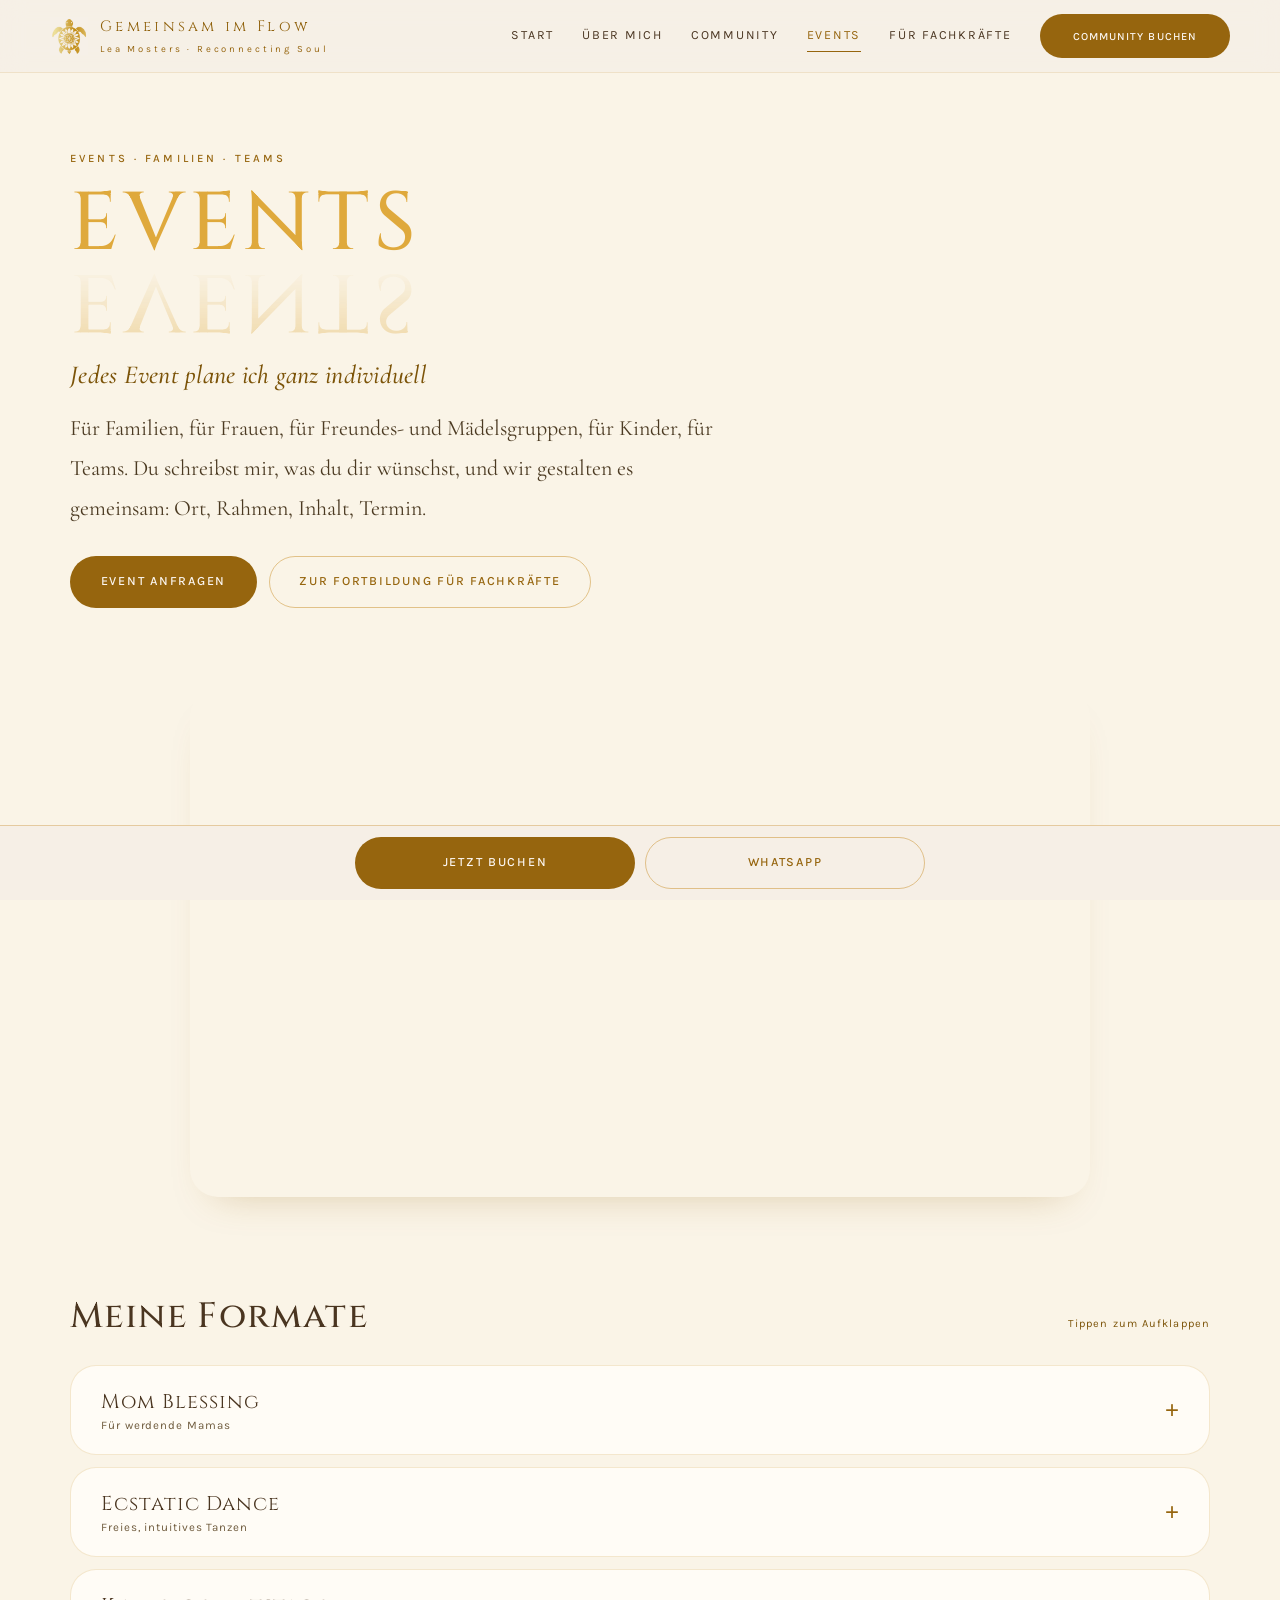
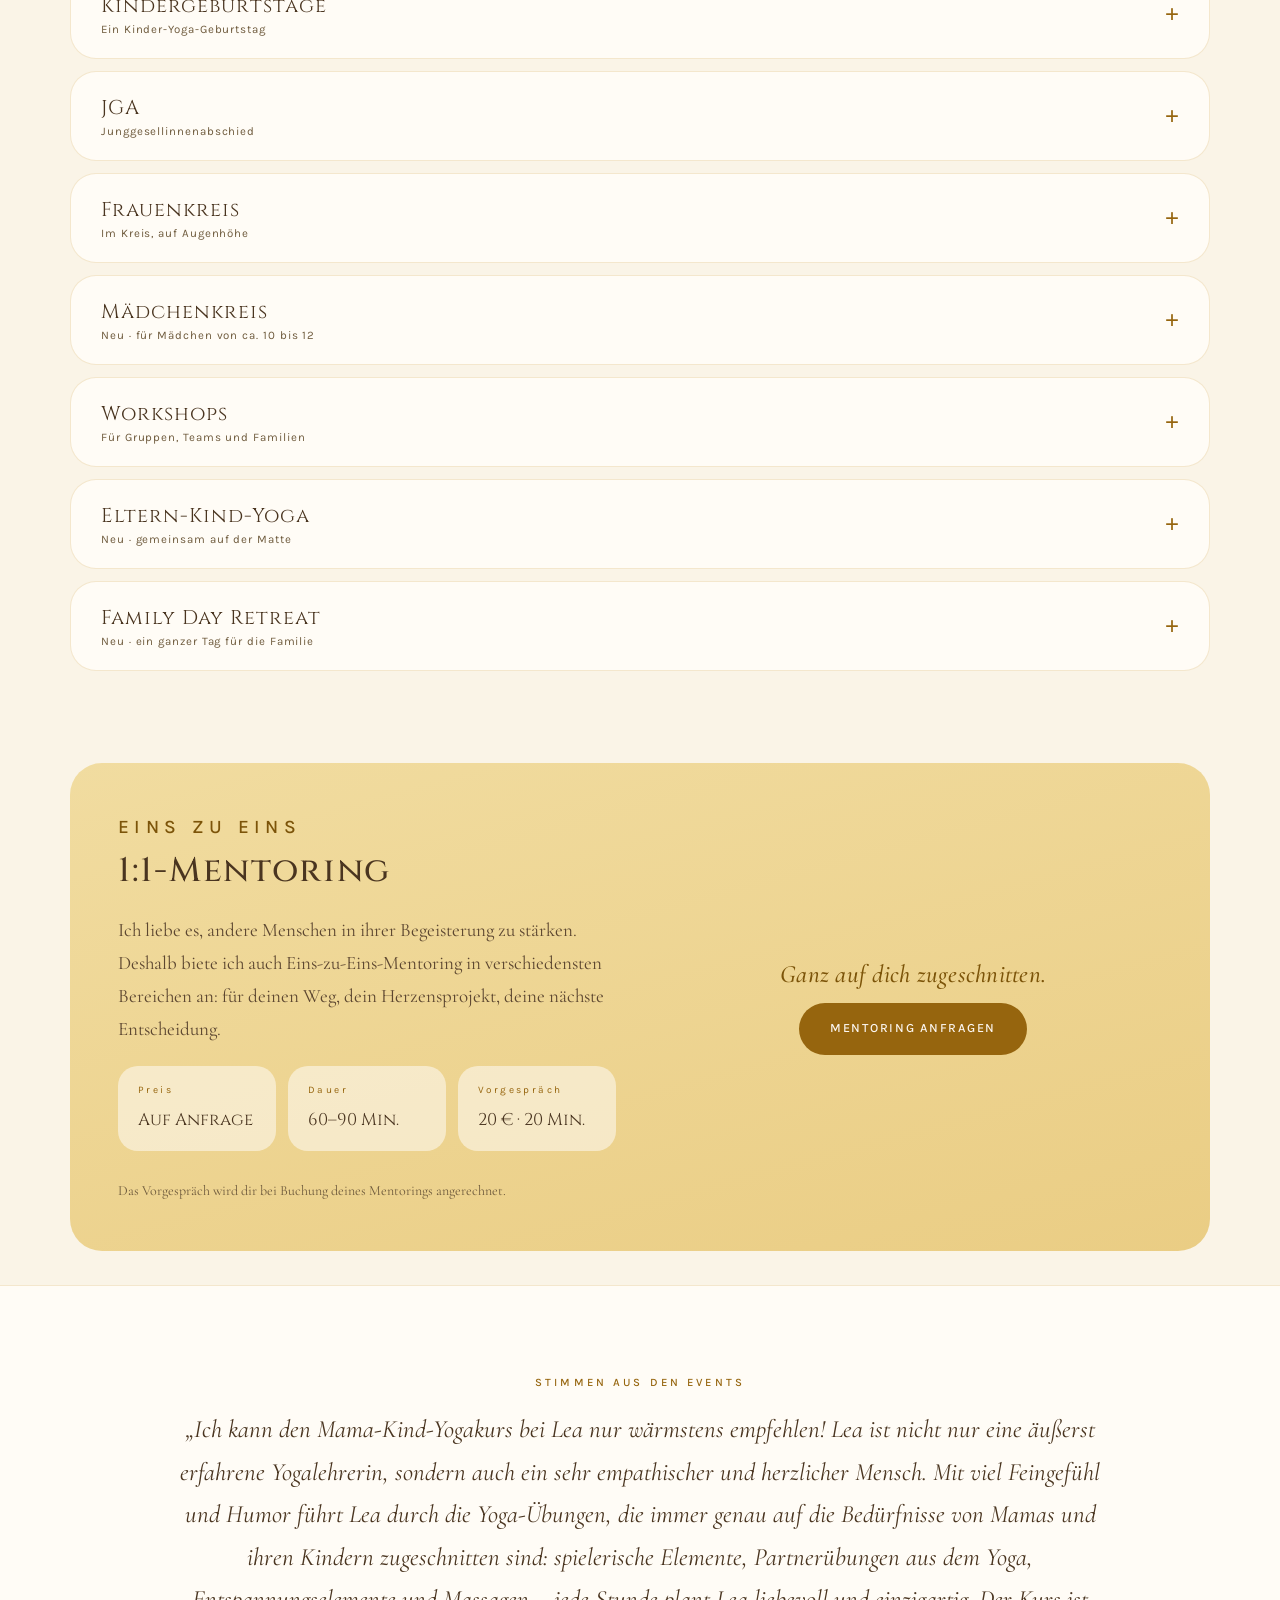
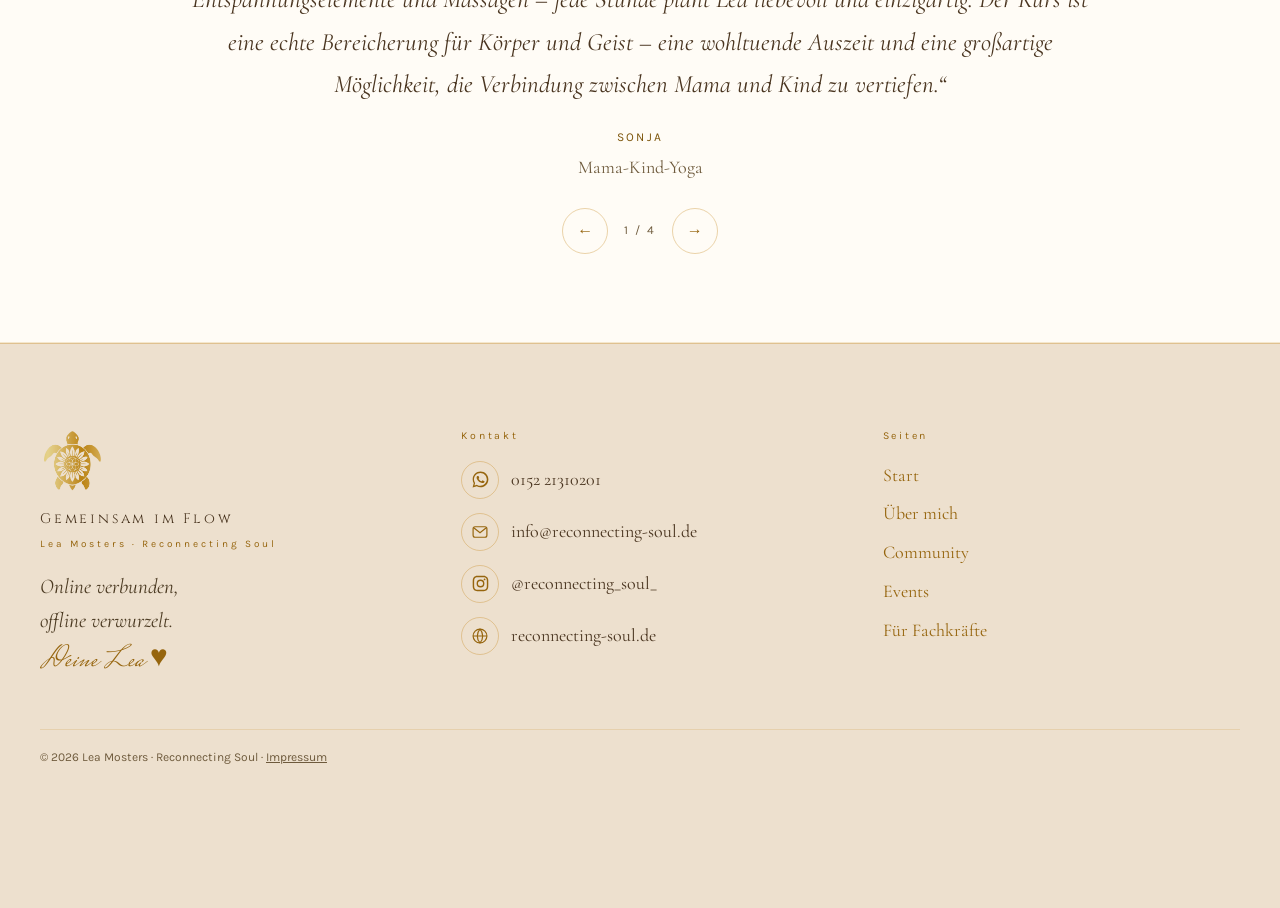
<file: events.html>
<!DOCTYPE html>
<html lang="de">
<head>
<meta charset="UTF-8">
<meta name="viewport" content="width=device-width, initial-scale=1.0">
<title>Events · Gemeinsam im Flow</title>
<meta name="description" content="Events für Familien, Frauen und Teams: Mom Blessing, Ecstatic Dance, Frauen- und Mädchenkreise, Kindergeburtstage, JGA, Workshops.">
<link rel="preconnect" href="https://fonts.googleapis.com">
<link rel="preconnect" href="https://fonts.gstatic.com" crossorigin>
<link href="https://fonts.googleapis.com/css2?family=Cinzel:wght@400;500;600&family=Cormorant+Garamond:ital,wght@0,400;0,500;0,600;1,400;1,500&family=Mrs+Saint+Delafield&family=Karla:wght@300;400;500;600&display=swap" rel="stylesheet">
<link rel="stylesheet" href="css/style.css">
</head>
<body>

<header class="site-header">
  <div class="header-inner">
    <a href="index.html" class="wordmark">
      <img src="img/logo-turtle.jpg" alt="Reconnecting Soul" class="wordmark-icon">
      <span class="wordmark-text">
        <span class="wordmark-main">Gemeinsam im Flow</span>
        <span class="wordmark-sub">Lea Mosters · Reconnecting Soul</span>
      </span>
    </a>
    <nav class="main-nav" data-only="desktop">
      <a href="index.html">Start</a>
      <a href="ueber-mich.html">Über mich</a>
      <a href="community.html">Community</a>
      <a href="events.html" class="active">Events</a>
      <a href="fachkraefte.html">Für Fachkräfte</a>
      <a href="https://buy.stripe.com/9B6aEZ9VU6rI0Kg9fe9EI0a" target="_blank" rel="noopener" class="btn header-cta">Community buchen</a>
    </nav>
    <button class="nav-toggle" data-only="mobile" id="navToggle" aria-label="Menü">
      <span class="bars"><span></span><span></span><span></span></span> Menü
    </button>
  </div>
</header>

<div class="mobile-menu" id="mobileMenu">
  <div class="mobile-menu-top">
    <span>Gemeinsam im Flow</span>
    <button class="mobile-menu-close" id="mobileMenuClose" aria-label="Schließen">&times;</button>
  </div>
  <div class="mobile-menu-links">
    <a href="index.html">Start</a>
    <a href="ueber-mich.html">Über mich</a>
    <a href="community.html">Community</a>
    <a href="events.html">Events</a>
    <a href="fachkraefte.html">Für Fachkräfte</a>
  </div>
  <div class="mobile-menu-actions">
    <a href="https://buy.stripe.com/9B6aEZ9VU6rI0Kg9fe9EI0a" target="_blank" rel="noopener" class="btn btn-primary">Community jetzt buchen</a>
    <a href="https://wa.me/4915221310201" target="_blank" rel="noopener" class="btn btn-outline">Per WhatsApp fragen</a>
    <p class="mobile-menu-tagline">Es beginnt in uns.</p>
  </div>
</div>

<main>

  <!-- ══ Events header ══ -->
  <section class="page-hero">
    <p class="eyebrow">Events · Familien · Teams</p>
    <div class="reflect-wrap" style="margin-bottom:18px">
      <h1 class="reflect-main" data-text="EVENTS" style="font-size:clamp(40px,7.5vw,82px);line-height:1">EVENTS</h1>
    </div>
    <p class="tagline-quiet" style="font-size:clamp(20px,2.6vw,26px);color:var(--gold-hover);margin:2px 0 18px;line-height:1.3">Jedes Event plane ich ganz individuell</p>
    <p style="font-size:clamp(19px,2.1vw,22px);line-height:1.8;color:var(--ink-soft);max-width:60ch;margin:0">Für Familien, für Frauen, für Freundes- und Mädelsgruppen, für Kinder, für Teams. Du schreibst mir, was du dir wünschst, und wir gestalten es gemeinsam: Ort, Rahmen, Inhalt, Termin.</p>
    <div style="display:flex;gap:12px;flex-wrap:wrap;margin-top:28px">
      <a href="https://wa.me/4915221310201" target="_blank" rel="noopener" class="btn btn-primary">Event anfragen</a>
      <a href="fachkraefte.html" class="btn btn-outline">Zur Fortbildung für Fachkräfte</a>
    </div>
  </section>

  <section class="section-tight" data-reveal>
    <div class="video-embed">
      <iframe src="https://www.youtube-nocookie.com/embed/-eP3tLANudU" title="Lea in Action: eine Yogastunde im Freien" frameborder="0" allow="accelerometer; autoplay; clipboard-write; encrypted-media; gyroscope; picture-in-picture; web-share" allowfullscreen></iframe>
    </div>
  </section>

  <!-- ══ Meine Formate (Accordion) ══ -->
  <section class="section" data-reveal>
    <div class="accordion-header">
      <h2 class="section-title" style="margin:0">Meine Formate</h2>
      <p class="accordion-hint">Tippen zum Aufklappen</p>
    </div>
    <div class="accordion">

      <div class="accordion-item">
        <button class="accordion-toggle">
          <span class="titles"><span class="t-title">Mom Blessing</span><span class="t-kicker">Für werdende Mamas</span></span>
          <span class="sign">+</span>
        </button>
        <div class="accordion-panel"><div class="accordion-panel-inner">
          <p>Ein Raum, der dich als werdende Mama feiert. Wir stärken mit kleinen Ritualen die Verbindung zu deinem Baby und die Verbindung zu den Menschen, die dich auf diesem Weg begleiten.</p>
          <p>Jedes Mom Blessing gestalte ich individuell: von ganz spirituell bis kreativ und leicht. Du sagst mir, was sich für dich stimmig anfühlt.</p>
          <div class="tag-row"><span class="tag-pill">Individuell gestaltet</span><span class="tag-pill">Bei dir oder in gemietetem Raum</span><span class="tag-pill">Preis auf Anfrage</span></div>
          <a href="https://wa.me/4915221310201" target="_blank" rel="noopener" class="btn btn-outline">Dieses Format anfragen</a>
        </div></div>
      </div>

      <div class="accordion-item">
        <button class="accordion-toggle">
          <span class="titles"><span class="t-title">Ecstatic Dance</span><span class="t-kicker">Freies, intuitives Tanzen</span></span>
          <span class="sign">+</span>
        </button>
        <div class="accordion-panel"><div class="accordion-panel-inner">
          <p>Tanzen ohne Schritte, ohne Richtig und Falsch, in einem geschützten Raum. Das löst emotionale Blockaden und bringt dich aus dem Kopf zurück in deinen Körper.</p>
          <p>Der Ablauf: ein vorbereitendes Embodiment, dann eine bewusst ausgewählte Musikreise mit einem Peakpoint, danach Entspannung zur Integration und zum Schluss Austausch im Kreis.</p>
          <p><strong>Nächster Termin:</strong> Freitag, 23.10., 18:30–21:30 Uhr, Yogabau Oeventrop. Dauer ca. 3 Stunden, ab 45&nbsp;€ nach dem Prinzip „give what you feel“.</p>
          <div class="tag-row"><span class="tag-pill">23.10. · 18:30–21:30 Uhr</span><span class="tag-pill">Yogabau Oeventrop</span><span class="tag-pill">Ab 45 € · give what you feel</span></div>
          <a href="https://wa.me/4915221310201" target="_blank" rel="noopener" class="btn btn-outline">Zum Ecstatic Dance anmelden</a>
        </div></div>
      </div>

      <div class="accordion-item">
        <button class="accordion-toggle">
          <span class="titles"><span class="t-title">Kindergeburtstage</span><span class="t-kicker">Ein Kinder-Yoga-Geburtstag</span></span>
          <span class="sign">+</span>
        </button>
        <div class="accordion-panel"><div class="accordion-panel-inner">
          <p>Ein Geburtstag der Bewegung, Fantasie und Ruhe verbindet, individuell auf das Geburtstagskind abgestimmt. Wir reisen, spielen, entspannen und feiern.</p>
          <p>Ab 4 Jahren, ab 90 Minuten; bei älteren Kindern plane ich eher ab 2 Stunden. Bei euch vor Ort oder in einem Raum, den ich für euch buche.</p>
          <div class="tag-row"><span class="tag-pill">Ab 4 Jahren</span><span class="tag-pill">Ab 90 Minuten</span><span class="tag-pill">Bei euch oder mit Raumbuchung</span><span class="tag-pill">Preis nach Anfrage</span></div>
          <a href="https://wa.me/4915221310201" target="_blank" rel="noopener" class="btn btn-outline">Dieses Format anfragen</a>
        </div></div>
      </div>

      <div class="accordion-item">
        <button class="accordion-toggle">
          <span class="titles"><span class="t-title">JGA</span><span class="t-kicker">Junggesellinnenabschied</span></span>
          <span class="sign">+</span>
        </button>
        <div class="accordion-panel"><div class="accordion-panel-inner">
          <p>Ein JGA, der auch laut sein kann, aber nicht muss: mit Fokus auf Verbindung, Wellbeing und Stärkung für die Braut. Entspannt, herzlich und genau so, wie ihr es euch wünscht, alles ist möglich.</p>
          <p>Kombinierbar mit Yoga, Ecstatic Dance oder Elementen aus dem Frauenkreis.</p>
          <div class="tag-row"><span class="tag-pill">Individuell geplant</span><span class="tag-pill">Yoga · Dance · Frauenkreis</span><span class="tag-pill">Preis nach Anfrage</span></div>
          <a href="https://wa.me/4915221310201" target="_blank" rel="noopener" class="btn btn-outline">Dieses Format anfragen</a>
        </div></div>
      </div>

      <div class="accordion-item">
        <button class="accordion-toggle">
          <span class="titles"><span class="t-title">Frauenkreis</span><span class="t-kicker">Im Kreis, auf Augenhöhe</span></span>
          <span class="sign">+</span>
        </button>
        <div class="accordion-panel"><div class="accordion-panel-inner">
          <p>Ein geschützter Ort, an dem wir im Kreis zusammenkommen. Wechselnde Themen, ehrlicher Austausch, Rituale und bewegte Meditation.</p>
          <p>Es geht um die Verbindung zu deiner eigenen Intuition und zu deiner weiblichen Kraft, ohne Erwartung, ohne Rolle.</p>
          <div class="tag-row"><span class="tag-pill">Wechselnde Themen</span><span class="tag-pill">Rituale &amp; bewegte Meditation</span><span class="tag-pill">Preis auf Anfrage</span></div>
          <a href="https://wa.me/4915221310201" target="_blank" rel="noopener" class="btn btn-outline">Dieses Format anfragen</a>
        </div></div>
      </div>

      <div class="accordion-item">
        <button class="accordion-toggle">
          <span class="titles"><span class="t-title">Mädchenkreis</span><span class="t-kicker">Neu · für Mädchen von ca. 10 bis 12</span></span>
          <span class="sign">+</span>
        </button>
        <div class="accordion-panel"><div class="accordion-panel-inner">
          <p>Ein eigener Kreis für Mädchen: Yoga, Entspannung und Achtsamkeit, Kreativität, Selbstliebe und Selbstwert. In kleinen Gruppen von circa acht Mädchen.</p>
          <p>Dauer circa 2,5 Stunden. Preis und genauen Ablauf stimme ich gerade final ab. Schreib mir gern, dann sage ich dir sofort Bescheid.</p>
          <div class="tag-row"><span class="tag-pill">Ca. 10 bis 12 Jahre</span><span class="tag-pill">Ca. 8 Mädchen</span><span class="tag-pill">Ca. 2,5 Stunden</span><span class="tag-pill">Preis folgt</span></div>
          <a href="https://wa.me/4915221310201" target="_blank" rel="noopener" class="btn btn-outline">Dieses Format anfragen</a>
        </div></div>
      </div>

      <div class="accordion-item">
        <button class="accordion-toggle">
          <span class="titles"><span class="t-title">Workshops</span><span class="t-kicker">Für Gruppen, Teams und Familien</span></span>
          <span class="sign">+</span>
        </button>
        <div class="accordion-panel"><div class="accordion-panel-inner">
          <p>Yoga, Embodiment, Familien-Yoga oder ein ganz eigenes Thema: Workshops plane ich frei nach eurem Anlass, für Familien, Freundinnen, Vereine oder Teams.</p>
          <p>Und das Schöne: Du kannst auch verschiedene Formate miteinander kombinieren, zum Beispiel Yoga mit Ecstatic Dance oder Elementen aus dem Frauenkreis. Sag mir einfach, was du dir vorstellst, dann bauen wir gemeinsam euren Workshop.</p>
          <div class="tag-row"><span class="tag-pill">Thema nach Wunsch</span><span class="tag-pill">Formate kombinierbar</span><span class="tag-pill">Ab kleinen Gruppen</span><span class="tag-pill">Preis auf Anfrage</span></div>
          <a href="https://wa.me/4915221310201" target="_blank" rel="noopener" class="btn btn-outline">Dieses Format anfragen</a>
        </div></div>
      </div>

      <div class="accordion-item">
        <button class="accordion-toggle">
          <span class="titles"><span class="t-title">Eltern-Kind-Yoga</span><span class="t-kicker">Neu · gemeinsam auf der Matte</span></span>
          <span class="sign">+</span>
        </button>
        <div class="accordion-panel"><div class="accordion-panel-inner">
          <p>Bewegung, Nähe und Verbindung zwischen dir und deinem Kind, spielerisch und ganz ohne Leistungsdruck. Ein Raum, in dem ihr euch als Team spürt.</p>
          <div class="tag-row"><span class="tag-pill">Für Eltern &amp; Kind</span><span class="tag-pill">Termin folgt</span><span class="tag-pill">Preis auf Anfrage</span></div>
          <a href="https://wa.me/4915221310201" target="_blank" rel="noopener" class="btn btn-outline">Interesse melden</a>
        </div></div>
      </div>

      <div class="accordion-item">
        <button class="accordion-toggle">
          <span class="titles"><span class="t-title">Family Day Retreat</span><span class="t-kicker">Neu · ein ganzer Tag für die Familie</span></span>
          <span class="sign">+</span>
        </button>
        <div class="accordion-panel"><div class="accordion-panel-inner">
          <p>Ein ganzer Tag für eure Familie: Bewegung, Ruhe, Verbindung und gemeinsame Zeit, bewusst aus dem Alltag herausgenommen.</p>
          <div class="tag-row"><span class="tag-pill">Für die ganze Familie</span><span class="tag-pill">Termin folgt</span><span class="tag-pill">Preis auf Anfrage</span></div>
          <a href="https://wa.me/4915221310201" target="_blank" rel="noopener" class="btn btn-outline">Interesse melden</a>
        </div></div>
      </div>

    </div>
  </section>

  <!-- ══ 1:1 Mentoring ══ -->
  <section class="section-tight" data-reveal>
    <div class="info-card" style="background:linear-gradient(165deg, var(--panel-gold) 0%, var(--panel-gold-2) 100%);border:0">
      <div>
        <p class="eyebrow" style="color:var(--gold-hover)">Eins zu eins</p>
        <h2>1:1-Mentoring</h2>
        <p>Ich liebe es, andere Menschen in ihrer Begeisterung zu stärken. Deshalb biete ich auch Eins-zu-Eins-Mentoring in verschiedensten Bereichen an: für deinen Weg, dein Herzensprojekt, deine nächste Entscheidung.</p>
        <div class="meta-row" style="margin-top:20px">
          <div class="item" style="background:rgba(255,252,246,.55)"><p class="k">Preis</p><p class="v">Auf Anfrage</p></div>
          <div class="item" style="background:rgba(255,252,246,.55)"><p class="k">Dauer</p><p class="v">60–90 Min.</p></div>
          <div class="item" style="background:rgba(255,252,246,.55)"><p class="k">Vorgespräch</p><p class="v">20 € · 20 Min.</p></div>
        </div>
        <p style="font-size:14px;color:var(--text-secondary);margin:10px 0 0">Das Vorgespräch wird dir bei Buchung deines Mentorings angerechnet.</p>
      </div>
      <div class="info-card-actions">
        <p class="tagline-quiet" style="font-size:clamp(20px,2.6vw,25px);color:var(--gold-hover);margin:0;line-height:1.2">Ganz auf dich zugeschnitten.</p>
        <a href="https://wa.me/4915221310201" target="_blank" rel="noopener" class="btn btn-primary">Mentoring anfragen</a>
      </div>
    </div>
  </section>

  <!-- ══ Testimonial slider ══ -->
  <section class="testimonial-slider" data-reveal>
    <div class="inner" id="testimonialSlider" data-testimonials='[
      {"quote":"Ich kann den Mama-Kind-Yogakurs bei Lea nur wärmstens empfehlen! Lea ist nicht nur eine äußerst erfahrene Yogalehrerin, sondern auch ein sehr empathischer und herzlicher Mensch. Mit viel Feingefühl und Humor führt Lea durch die Yoga-Übungen, die immer genau auf die Bedürfnisse von Mamas und ihren Kindern zugeschnitten sind: spielerische Elemente, Partnerübungen aus dem Yoga, Entspannungselemente und Massagen – jede Stunde plant Lea liebevoll und einzigartig. Der Kurs ist eine echte Bereicherung für Körper und Geist – eine wohltuende Auszeit und eine großartige Möglichkeit, die Verbindung zwischen Mama und Kind zu vertiefen.","name":"SONJA","role":"Mama-Kind-Yoga"},
      {"quote":"Der Eltern-Kind-Yoga-Kurs bei Lea war eine wunderschöne Erfahrung für uns beide! Lea ist unglaublich empathisch und schafft es, auf jeden individuell einzugehen. Ihre ruhige und herzliche Art überträgt sich sofort auf die Gruppe – man fühlt sich vom ersten Moment an wohl und willkommen. Die Stunden waren sehr abwechslungsreich gestaltet, mit einer tollen Mischung aus Bewegung, Entspannung und kleinen spielerischen Elementen, die besonders den Kindern Freude gemacht haben. Wir würden jederzeit wieder teilnehmen und können den Kurs weiterempfehlen!","name":"CHRISTINA","role":"Eltern-Kind-Workshop"},
      {"quote":"Ein riesiges Dankeschön dafür, dass du den Kindergeburtstag heute Nachmittag mit so viel Liebe zum Detail, Herz und tollen Ideen gestaltet hast. Die Kinder waren total begeistert von der Yoga-Sommerparty und hatten jede Menge Spaß! Danke, dass du diesen Geburtstag für die Gäste und das Geburtstagskind zu einem unvergesslichen Erlebnis gemacht hast! Und Ida sagt: das war ihr schönster Kindergeburtstag!","name":"MAMA VON IDA","role":"Kindergeburtstag"},
      {"quote":"Wie magisch war dieser Abend bitte? Kann gar nicht in Worte fassen, wie dankbar ich dafür bin, so etwas erlebt und 24 so tolle Frauen kennengelernt zu haben. Haben getanzt, sind gehüpft, haben gelacht, geweint, geschrien, Liebe bekommen und gegeben, uns umarmt, zugehört... einfach Wooow, danke Lea, dass du dies möglich gemacht hast, beim nächsten Mal bin ich definitiv wieder dabei!","name":"REGINE","role":"Ecstatic Dance"}
    ]'>
      <p class="eyebrow center">Stimmen aus den Events</p>
      <blockquote class="slider-quote"></blockquote>
      <p class="slider-name"></p>
      <p class="slider-role"></p>
      <div class="slider-controls">
        <button class="slider-btn slider-prev" aria-label="Vorherige Stimme">←</button>
        <span class="slider-pos"></span>
        <button class="slider-btn slider-next" aria-label="Nächste Stimme">→</button>
      </div>
    </div>
  </section>

</main>

<footer class="site-footer">
  <div class="footer-inner">
    <div>
      <img src="img/logo-turtle.jpg" alt="Reconnecting Soul" class="footer-logo">
      <p class="footer-brand">Gemeinsam im Flow</p>
      <p class="footer-sub">Lea Mosters · Reconnecting Soul</p>
      <p class="footer-tagline">Online verbunden,<br>offline verwurzelt.</p>
      <p class="footer-signature">Deine Lea &hearts;</p>
    </div>
    <div>
      <p class="footer-heading">Kontakt</p>
      <div class="footer-contact">
        <a href="https://wa.me/4915221310201" target="_blank" rel="noopener"><span class="icon-circle"><svg viewBox="0 0 24 24" width="19" height="19" fill="currentColor" aria-hidden="true"><path d="M12.04 2c-5.46 0-9.91 4.45-9.91 9.91 0 1.75.46 3.45 1.32 4.95L2 22l5.25-1.38c1.45.79 3.08 1.21 4.79 1.21 5.46 0 9.91-4.45 9.91-9.91S17.5 2 12.04 2Zm0 18.02c-1.5 0-2.98-.4-4.27-1.17l-.31-.18-3.12.82.83-3.04-.2-.32a8.09 8.09 0 0 1-1.24-4.31c0-4.47 3.64-8.11 8.11-8.11s8.11 3.64 8.11 8.11-3.64 8.2-8.11 8.2Zm4.47-6.07c-.24-.12-1.45-.72-1.68-.8-.22-.08-.39-.12-.55.12-.16.25-.63.8-.77.96-.14.16-.28.18-.52.06-.24-.12-1.03-.38-1.96-1.21-.72-.65-1.21-1.45-1.35-1.69-.14-.24-.02-.38.1-.5.11-.11.24-.28.36-.42.12-.14.16-.24.24-.4.08-.16.04-.3-.02-.42-.06-.12-.55-1.33-.75-1.81-.2-.47-.4-.41-.55-.41h-.47c-.16 0-.42.06-.64.3-.22.24-.84.82-.84 2 0 1.18.86 2.32.98 2.48.12.16 1.69 2.7 4.18 3.69 2.08.82 2.5.66 2.95.62.45-.04 1.45-.59 1.66-1.17.2-.57.2-1.06.14-1.16-.06-.1-.22-.16-.46-.28Z"/></svg></span> 0152 21310201</a>
        <a href="mailto:info@reconnecting-soul.de"><span class="icon-circle"><svg viewBox="0 0 24 24" width="18" height="18" fill="none" stroke="currentColor" stroke-width="1.6" aria-hidden="true"><rect x="2.8" y="5" width="18.4" height="14" rx="2.6"></rect><path d="M3.6 6.4 12 13l8.4-6.6"></path></svg></span> info@reconnecting-soul.de</a>
        <a href="https://instagram.com/reconnecting_soul_" target="_blank" rel="noopener" aria-label="Instagram"><span class="icon-circle"><svg viewBox="0 0 24 24" width="19" height="19" fill="currentColor" aria-hidden="true"><path d="M12 2.2c-2.66 0-2.99.01-4.04.06-1.05.05-1.77.22-2.4.46-.65.26-1.2.6-1.75 1.15-.55.55-.89 1.1-1.15 1.75-.24.63-.41 1.35-.46 2.4C2.15 9.07 2.14 9.4 2.14 12s.01 2.93.06 3.98c.05 1.05.22 1.77.46 2.4.26.65.6 1.2 1.15 1.75.55.55 1.1.89 1.75 1.15.63.24 1.35.41 2.4.46 1.05.05 1.38.06 4.04.06s2.99-.01 4.04-.06c1.05-.05 1.77-.22 2.4-.46.65-.26 1.2-.6 1.75-1.15.55-.55.89-1.1 1.15-1.75.24-.63.41-1.35.46-2.4.05-1.05.06-1.38.06-3.98s-.01-2.93-.06-3.98c-.05-1.05-.22-1.77-.46-2.4a4.85 4.85 0 0 0-1.15-1.75 4.85 4.85 0 0 0-1.75-1.15c-.63-.24-1.35-.41-2.4-.46C14.99 2.21 14.66 2.2 12 2.2Zm0 1.8c2.61 0 2.92.01 3.95.06.95.04 1.47.2 1.81.34.46.18.79.39 1.13.73.34.34.55.67.73 1.13.14.34.3.86.34 1.81.05 1.03.06 1.34.06 3.93s-.01 2.9-.06 3.93c-.04.95-.2 1.47-.34 1.81-.18.46-.39.79-.73 1.13-.34.34-.67.55-1.13.73-.34.14-.86.3-1.81.34-1.03.05-1.34.06-3.95.06s-2.92-.01-3.95-.06c-.95-.04-1.47-.2-1.81-.34-.46-.18-.79-.39-1.13-.73a3.05 3.05 0 0 1-.73-1.13c-.14-.34-.3-.86-.34-1.81-.05-1.03-.06-1.34-.06-3.93s.01-2.9.06-3.93c.04-.95.2-1.47.34-1.81.18-.46.39-.79.73-1.13.34-.34.67-.55 1.13-.73.34-.14.86-.3 1.81-.34C9.08 4.01 9.39 4 12 4Zm0 3.06A4.94 4.94 0 1 0 12 16.94 4.94 4.94 0 0 0 12 7.06Zm0 8.14A3.2 3.2 0 1 1 12 8.8a3.2 3.2 0 0 1 0 6.4Zm6.29-8.34a1.15 1.15 0 1 1-2.3 0 1.15 1.15 0 0 1 2.3 0Z"/></svg></span> @reconnecting_soul_</a>
        <a href="https://www.reconnecting-soul.de" target="_blank" rel="noopener"><span class="icon-circle"><svg viewBox="0 0 24 24" width="18" height="18" fill="none" stroke="currentColor" stroke-width="1.6" aria-hidden="true"><circle cx="12" cy="12" r="9.2"></circle><path d="M2.8 12h18.4M12 2.8c2.4 2.5 3.6 5.6 3.6 9.2s-1.2 6.7-3.6 9.2c-2.4-2.5-3.6-5.6-3.6-9.2S9.6 5.3 12 2.8Z"></path></svg></span> reconnecting-soul.de</a>
      </div>
    </div>
    <div>
      <p class="footer-heading">Seiten</p>
      <div class="footer-pages">
        <a href="index.html">Start</a>
        <a href="ueber-mich.html">Über mich</a>
        <a href="community.html">Community</a>
        <a href="events.html">Events</a>
        <a href="fachkraefte.html">Für Fachkräfte</a>
      </div>
    </div>
  </div>
  <p class="footer-bottom-text">&copy; 2026 Lea Mosters · Reconnecting Soul · <a href="impressum.html" style="color:inherit;text-decoration:underline">Impressum</a></p>
</footer>

<div class="sticky-cta">
  <a href="https://buy.stripe.com/9B6aEZ9VU6rI0Kg9fe9EI0a" target="_blank" rel="noopener" class="btn btn-primary">Jetzt buchen</a>
  <a href="https://wa.me/4915221310201" target="_blank" rel="noopener" class="btn btn-outline">WhatsApp</a>
</div>

<script src="js/main.js"></script>
</body>
</html>
</file>
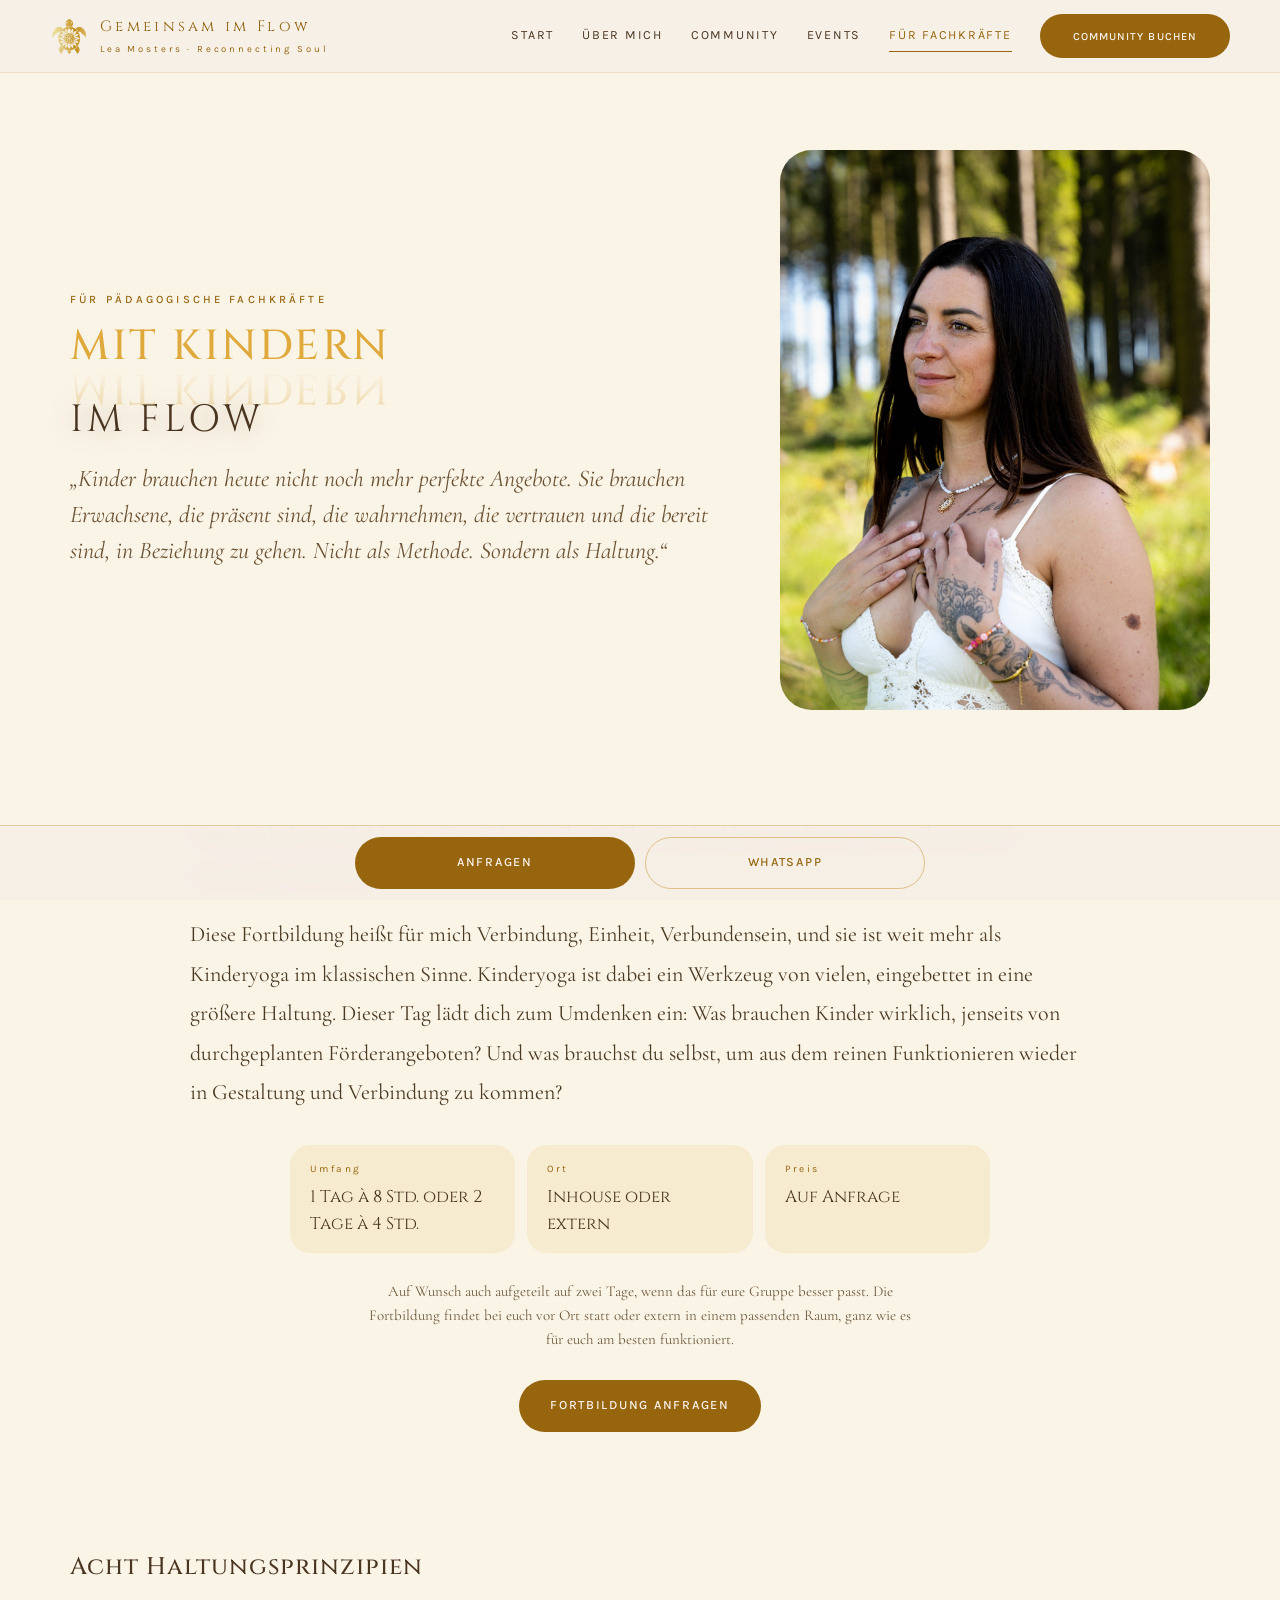
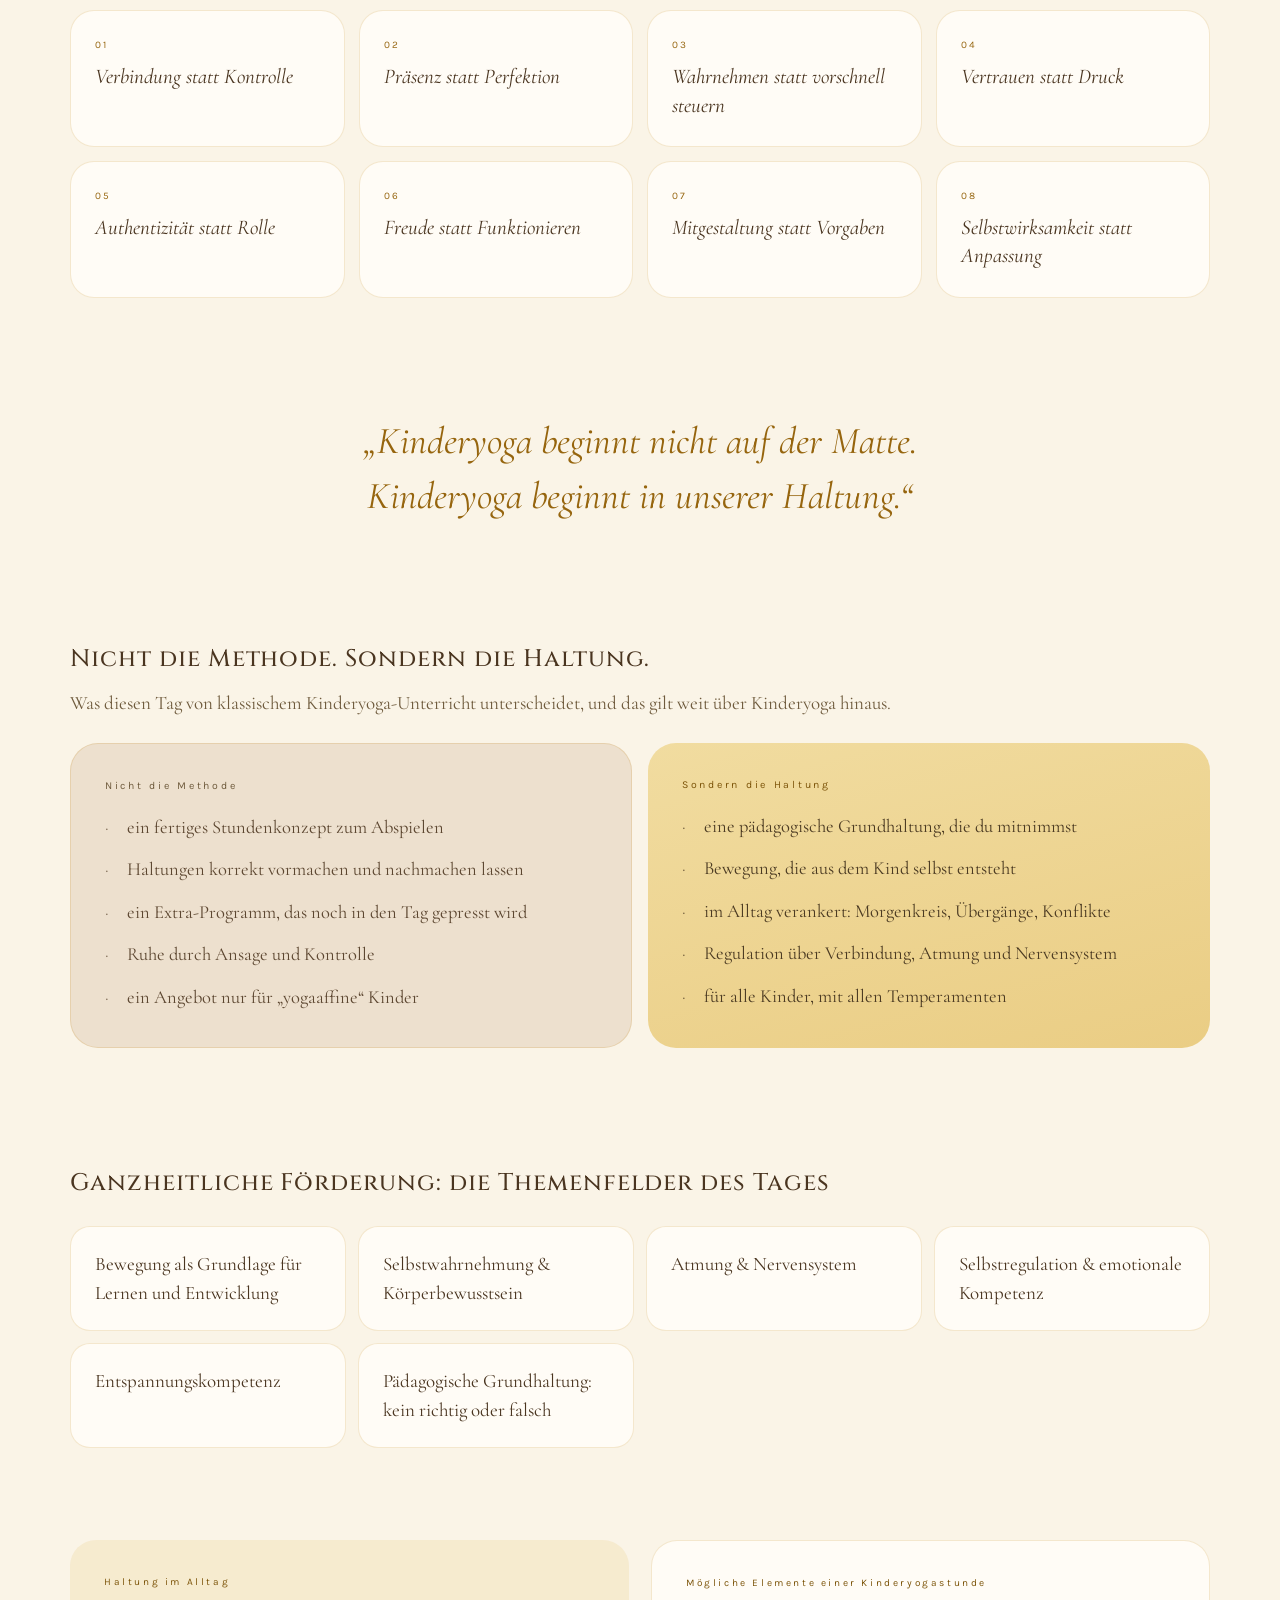
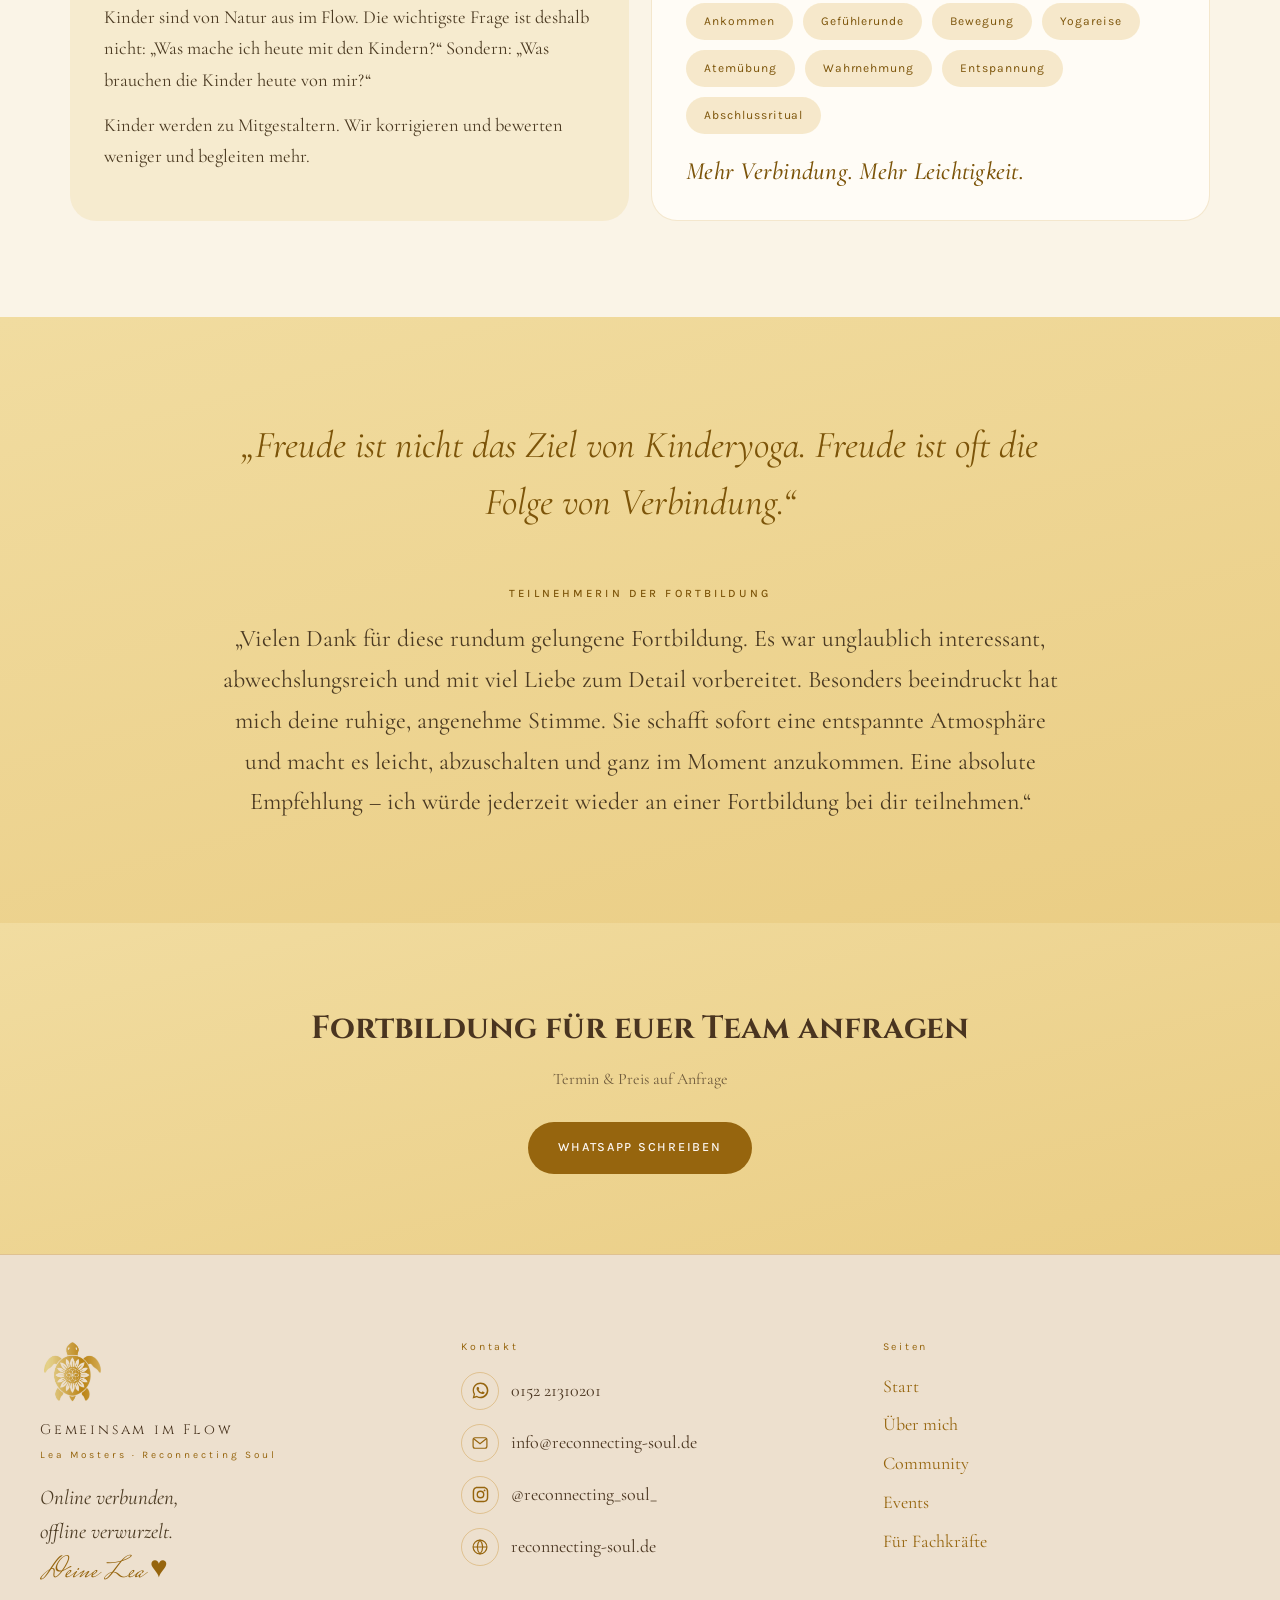
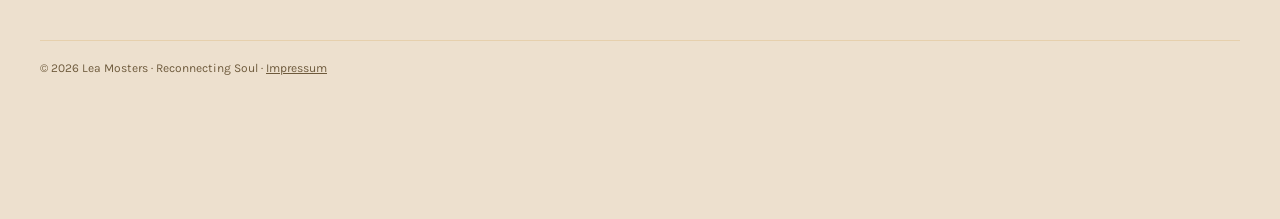
<file: fachkraefte.html>
<!DOCTYPE html>
<html lang="de">
<head>
<meta charset="UTF-8">
<meta name="viewport" content="width=device-width, initial-scale=1.0">
<title>Für Fachkräfte · Gemeinsam im Flow</title>
<meta name="description" content="Mit Kindern im Flow: die Fortbildung für pädagogische Fachkräfte von Lea Mosters. Kinderyoga nicht als Methode, sondern als Haltung.">
<link rel="preconnect" href="https://fonts.googleapis.com">
<link rel="preconnect" href="https://fonts.gstatic.com" crossorigin>
<link href="https://fonts.googleapis.com/css2?family=Cinzel:wght@400;500;600&family=Cormorant+Garamond:ital,wght@0,400;0,500;0,600;1,400;1,500&family=Mrs+Saint+Delafield&family=Karla:wght@300;400;500;600&display=swap" rel="stylesheet">
<link rel="stylesheet" href="css/style.css">
</head>
<body>

<header class="site-header">
  <div class="header-inner">
    <a href="index.html" class="wordmark">
      <img src="img/logo-turtle.jpg" alt="Reconnecting Soul" class="wordmark-icon">
      <span class="wordmark-text">
        <span class="wordmark-main">Gemeinsam im Flow</span>
        <span class="wordmark-sub">Lea Mosters · Reconnecting Soul</span>
      </span>
    </a>
    <nav class="main-nav" data-only="desktop">
      <a href="index.html">Start</a>
      <a href="ueber-mich.html">Über mich</a>
      <a href="community.html">Community</a>
      <a href="events.html">Events</a>
      <a href="fachkraefte.html" class="active">Für Fachkräfte</a>
      <a href="https://buy.stripe.com/9B6aEZ9VU6rI0Kg9fe9EI0a" target="_blank" rel="noopener" class="btn header-cta">Community buchen</a>
    </nav>
    <button class="nav-toggle" data-only="mobile" id="navToggle" aria-label="Menü">
      <span class="bars"><span></span><span></span><span></span></span> Menü
    </button>
  </div>
</header>

<div class="mobile-menu" id="mobileMenu">
  <div class="mobile-menu-top">
    <span>Gemeinsam im Flow</span>
    <button class="mobile-menu-close" id="mobileMenuClose" aria-label="Schließen">&times;</button>
  </div>
  <div class="mobile-menu-links">
    <a href="index.html">Start</a>
    <a href="ueber-mich.html">Über mich</a>
    <a href="community.html">Community</a>
    <a href="events.html">Events</a>
    <a href="fachkraefte.html">Für Fachkräfte</a>
  </div>
  <div class="mobile-menu-actions">
    <a href="https://buy.stripe.com/9B6aEZ9VU6rI0Kg9fe9EI0a" target="_blank" rel="noopener" class="btn btn-primary">Community jetzt buchen</a>
    <a href="https://wa.me/4915221310201" target="_blank" rel="noopener" class="btn btn-outline">Per WhatsApp fragen</a>
    <p class="mobile-menu-tagline">Es beginnt in uns.</p>
  </div>
</div>

<main>

  <!-- ══ Für Fachkräfte ══ -->
  <section class="page-hero">
    <div class="page-hero-split" style="grid-template-columns:1.2fr 0.8fr">
      <div>
        <p class="eyebrow">Für pädagogische Fachkräfte</p>
        <div class="reflect-wrap" style="margin-bottom:6px">
          <h1 class="reflect-main" data-text="MIT KINDERN" style="font-size:clamp(24px,4vw,42px);line-height:1.05;white-space:nowrap">MIT KINDERN</h1>
          <h2 class="reflect-sub" style="font-size:clamp(21px,3.6vw,38px);color:var(--ink)">IM FLOW</h2>
        </div>
        <p style="font-family:var(--font-serif);font-style:italic;font-size:clamp(19px,2.4vw,24px);line-height:1.5;color:var(--text-muted);margin:22px 0 0">„Kinder brauchen heute nicht noch mehr perfekte Angebote. Sie brauchen Erwachsene, die präsent sind, die wahrnehmen, die vertrauen und die bereit sind, in Beziehung zu gehen. Nicht als Methode. Sondern als Haltung.“</p>
      </div>
      <div class="page-hero-media" style="justify-self:center;width:100%;max-width:470px">
        <img src="img/ir-72.jpg" alt="Portrait von Lea im Wald" style="object-position:center 20%">
      </div>
    </div>
  </section>

  <section class="section" data-reveal>
    <div class="prose-narrow">
      <p>Ganzheitliche Fortbildungen für pädagogische Fachkräfte, buchbar von Kitas, Unternehmen und einzelnen Fachkräften.</p>
      <p>Diese Fortbildung heißt für mich Verbindung, Einheit, Verbundensein, und sie ist weit mehr als Kinderyoga im klassischen Sinne. Kinderyoga ist dabei ein Werkzeug von vielen, eingebettet in eine größere Haltung. Dieser Tag lädt dich zum Umdenken ein: Was brauchen Kinder wirklich, jenseits von durchgeplanten Förderangeboten? Und was brauchst du selbst, um aus dem reinen Funktionieren wieder in Gestaltung und Verbindung zu kommen?</p>
    </div>
    <div class="meta-row" style="max-width:700px;margin:2rem auto 1.6rem">
      <div class="item"><p class="k">Umfang</p><p class="v">1 Tag à 8 Std. oder 2 Tage à 4 Std.</p></div>
      <div class="item"><p class="k">Ort</p><p class="v">Inhouse oder extern</p></div>
      <div class="item"><p class="k">Preis</p><p class="v">Auf Anfrage</p></div>
    </div>
    <p style="text-align:center;font-size:15px;color:var(--text-secondary);max-width:560px;margin:0 auto 1.8rem">Auf Wunsch auch aufgeteilt auf zwei Tage, wenn das für eure Gruppe besser passt. Die Fortbildung findet bei euch vor Ort statt oder extern in einem passenden Raum, ganz wie es für euch am besten funktioniert.</p>
    <div style="text-align:center">
      <a href="https://wa.me/4915221310201" target="_blank" rel="noopener" class="btn btn-primary">Fortbildung anfragen</a>
    </div>
  </section>

  <section class="section" data-reveal>
    <h3 class="section-title" style="font-size:clamp(19px,2.4vw,24px)">Acht Haltungsprinzipien</h3>
    <div class="principle-grid">
      <div class="principle-card"><p class="num">01</p><p class="txt">Verbindung statt Kontrolle</p></div>
      <div class="principle-card"><p class="num">02</p><p class="txt">Präsenz statt Perfektion</p></div>
      <div class="principle-card"><p class="num">03</p><p class="txt">Wahrnehmen statt vorschnell steuern</p></div>
      <div class="principle-card"><p class="num">04</p><p class="txt">Vertrauen statt Druck</p></div>
      <div class="principle-card"><p class="num">05</p><p class="txt">Authentizität statt Rolle</p></div>
      <div class="principle-card"><p class="num">06</p><p class="txt">Freude statt Funktionieren</p></div>
      <div class="principle-card"><p class="num">07</p><p class="txt">Mitgestaltung statt Vorgaben</p></div>
      <div class="principle-card"><p class="num">08</p><p class="txt">Selbstwirksamkeit statt Anpassung</p></div>
    </div>
  </section>

  <section class="section pull-quote" data-reveal>
    <blockquote>„Kinderyoga beginnt nicht auf der Matte. Kinderyoga beginnt in unserer Haltung.“</blockquote>
  </section>

  <section class="section" data-reveal>
    <h3 class="section-title" style="font-size:clamp(19px,2.4vw,24px);margin-bottom:10px">Nicht die Methode. Sondern die Haltung.</h3>
    <p style="font-size:19px;color:var(--text-secondary);margin:0 0 24px">Was diesen Tag von klassischem Kinderyoga-Unterricht unterscheidet, und das gilt weit über Kinderyoga hinaus.</p>
    <div class="compare-grid">
      <div class="compare-card light">
        <p class="kicker">Nicht die Methode</p>
        <ul class="compare-list">
          <li>ein fertiges Stundenkonzept zum Abspielen</li>
          <li>Haltungen korrekt vormachen und nachmachen lassen</li>
          <li>ein Extra-Programm, das noch in den Tag gepresst wird</li>
          <li>Ruhe durch Ansage und Kontrolle</li>
          <li>ein Angebot nur für „yogaaffine“ Kinder</li>
        </ul>
      </div>
      <div class="compare-card dark">
        <p class="kicker">Sondern die Haltung</p>
        <ul class="compare-list">
          <li>eine pädagogische Grundhaltung, die du mitnimmst</li>
          <li>Bewegung, die aus dem Kind selbst entsteht</li>
          <li>im Alltag verankert: Morgenkreis, Übergänge, Konflikte</li>
          <li>Regulation über Verbindung, Atmung und Nervensystem</li>
          <li>für alle Kinder, mit allen Temperamenten</li>
        </ul>
      </div>
    </div>
  </section>

  <section class="section" data-reveal>
    <h3 class="section-title" style="font-size:clamp(19px,2.4vw,24px)">Ganzheitliche Förderung: die Themenfelder des Tages</h3>
    <div class="field-list">
      <div><p>Bewegung als Grundlage für Lernen und Entwicklung</p></div>
      <div><p>Selbstwahrnehmung &amp; Körperbewusstsein</p></div>
      <div><p>Atmung &amp; Nervensystem</p></div>
      <div><p>Selbstregulation &amp; emotionale Kompetenz</p></div>
      <div><p>Entspannungskompetenz</p></div>
      <div><p>Pädagogische Grundhaltung: kein richtig oder falsch</p></div>
    </div>
  </section>

  <section class="tile-section no-pad-top" data-reveal>
    <div class="info-tile">
      <p class="kicker">Haltung im Alltag</p>
      <p class="body">Kinder sind von Natur aus im Flow. Die wichtigste Frage ist deshalb nicht: „Was mache ich heute mit den Kindern?“ Sondern: „Was brauchen die Kinder heute von mir?“</p>
      <p class="body">Kinder werden zu Mitgestaltern. Wir korrigieren und bewerten weniger und begleiten mehr.</p>
    </div>
    <div class="info-tile card">
      <p class="kicker">Mögliche Elemente einer Kinderyogastunde</p>
      <div class="tag-row">
        <span class="tag-pill">Ankommen</span><span class="tag-pill">Gefühlerunde</span><span class="tag-pill">Bewegung</span>
        <span class="tag-pill">Yogareise</span><span class="tag-pill">Atemübung</span><span class="tag-pill">Wahrnehmung</span>
        <span class="tag-pill">Entspannung</span><span class="tag-pill">Abschlussritual</span>
      </div>
      <p class="tagline-quiet" style="font-size:clamp(20px,2.6vw,25px);color:var(--gold-hover);margin:22px 0 0;line-height:1.2">Mehr Verbindung. Mehr Leichtigkeit.</p>
    </div>
  </section>

  <section class="dark-panel" data-reveal>
    <div class="inner">
      <blockquote style="margin:0 0 clamp(34px,5vw,54px);color:var(--gold-hover)">„Freude ist nicht das Ziel von Kinderyoga. Freude ist oft die Folge von Verbindung.“</blockquote>
      <p class="eyebrow">Teilnehmerin der Fortbildung</p>
      <blockquote style="font-style:normal;font-size:clamp(19px,2.4vw,24px);line-height:1.7;color:var(--ink-soft)">„Vielen Dank für diese rundum gelungene Fortbildung. Es war unglaublich interessant, abwechslungsreich und mit viel Liebe zum Detail vorbereitet. Besonders beeindruckt hat mich deine ruhige, angenehme Stimme. Sie schafft sofort eine entspannte Atmosphäre und macht es leicht, abzuschalten und ganz im Moment anzukommen. Eine absolute Empfehlung – ich würde jederzeit wieder an einer Fortbildung bei dir teilnehmen.“</blockquote>
    </div>
  </section>

  <section class="cta-band" style="background:linear-gradient(165deg, var(--panel-gold) 0%, var(--panel-gold-2) 100%);padding:5rem 1.5rem;text-align:center" data-reveal>
    <h2 style="font-family:var(--font-display);color:var(--ink);font-size:clamp(1.4rem,3vw,2rem);margin:0 0 0.8rem">Fortbildung für euer Team anfragen</h2>
    <p style="color:var(--text-secondary);margin:0 0 1.8rem">Termin &amp; Preis auf Anfrage</p>
    <a href="https://wa.me/4915221310201" target="_blank" rel="noopener" class="btn btn-primary">WhatsApp schreiben</a>
  </section>

</main>

<footer class="site-footer">
  <div class="footer-inner">
    <div>
      <img src="img/logo-turtle.jpg" alt="Reconnecting Soul" class="footer-logo">
      <p class="footer-brand">Gemeinsam im Flow</p>
      <p class="footer-sub">Lea Mosters · Reconnecting Soul</p>
      <p class="footer-tagline">Online verbunden,<br>offline verwurzelt.</p>
      <p class="footer-signature">Deine Lea &hearts;</p>
    </div>
    <div>
      <p class="footer-heading">Kontakt</p>
      <div class="footer-contact">
        <a href="https://wa.me/4915221310201" target="_blank" rel="noopener"><span class="icon-circle"><svg viewBox="0 0 24 24" width="19" height="19" fill="currentColor" aria-hidden="true"><path d="M12.04 2c-5.46 0-9.91 4.45-9.91 9.91 0 1.75.46 3.45 1.32 4.95L2 22l5.25-1.38c1.45.79 3.08 1.21 4.79 1.21 5.46 0 9.91-4.45 9.91-9.91S17.5 2 12.04 2Zm0 18.02c-1.5 0-2.98-.4-4.27-1.17l-.31-.18-3.12.82.83-3.04-.2-.32a8.09 8.09 0 0 1-1.24-4.31c0-4.47 3.64-8.11 8.11-8.11s8.11 3.64 8.11 8.11-3.64 8.2-8.11 8.2Zm4.47-6.07c-.24-.12-1.45-.72-1.68-.8-.22-.08-.39-.12-.55.12-.16.25-.63.8-.77.96-.14.16-.28.18-.52.06-.24-.12-1.03-.38-1.96-1.21-.72-.65-1.21-1.45-1.35-1.69-.14-.24-.02-.38.1-.5.11-.11.24-.28.36-.42.12-.14.16-.24.24-.4.08-.16.04-.3-.02-.42-.06-.12-.55-1.33-.75-1.81-.2-.47-.4-.41-.55-.41h-.47c-.16 0-.42.06-.64.3-.22.24-.84.82-.84 2 0 1.18.86 2.32.98 2.48.12.16 1.69 2.7 4.18 3.69 2.08.82 2.5.66 2.95.62.45-.04 1.45-.59 1.66-1.17.2-.57.2-1.06.14-1.16-.06-.1-.22-.16-.46-.28Z"/></svg></span> 0152 21310201</a>
        <a href="mailto:info@reconnecting-soul.de"><span class="icon-circle"><svg viewBox="0 0 24 24" width="18" height="18" fill="none" stroke="currentColor" stroke-width="1.6" aria-hidden="true"><rect x="2.8" y="5" width="18.4" height="14" rx="2.6"></rect><path d="M3.6 6.4 12 13l8.4-6.6"></path></svg></span> info@reconnecting-soul.de</a>
        <a href="https://instagram.com/reconnecting_soul_" target="_blank" rel="noopener" aria-label="Instagram"><span class="icon-circle"><svg viewBox="0 0 24 24" width="19" height="19" fill="currentColor" aria-hidden="true"><path d="M12 2.2c-2.66 0-2.99.01-4.04.06-1.05.05-1.77.22-2.4.46-.65.26-1.2.6-1.75 1.15-.55.55-.89 1.1-1.15 1.75-.24.63-.41 1.35-.46 2.4C2.15 9.07 2.14 9.4 2.14 12s.01 2.93.06 3.98c.05 1.05.22 1.77.46 2.4.26.65.6 1.2 1.15 1.75.55.55 1.1.89 1.75 1.15.63.24 1.35.41 2.4.46 1.05.05 1.38.06 4.04.06s2.99-.01 4.04-.06c1.05-.05 1.77-.22 2.4-.46.65-.26 1.2-.6 1.75-1.15.55-.55.89-1.1 1.15-1.75.24-.63.41-1.35.46-2.4.05-1.05.06-1.38.06-3.98s-.01-2.93-.06-3.98c-.05-1.05-.22-1.77-.46-2.4a4.85 4.85 0 0 0-1.15-1.75 4.85 4.85 0 0 0-1.75-1.15c-.63-.24-1.35-.41-2.4-.46C14.99 2.21 14.66 2.2 12 2.2Zm0 1.8c2.61 0 2.92.01 3.95.06.95.04 1.47.2 1.81.34.46.18.79.39 1.13.73.34.34.55.67.73 1.13.14.34.3.86.34 1.81.05 1.03.06 1.34.06 3.93s-.01 2.9-.06 3.93c-.04.95-.2 1.47-.34 1.81-.18.46-.39.79-.73 1.13-.34.34-.67.55-1.13.73-.34.14-.86.3-1.81.34-1.03.05-1.34.06-3.95.06s-2.92-.01-3.95-.06c-.95-.04-1.47-.2-1.81-.34-.46-.18-.79-.39-1.13-.73a3.05 3.05 0 0 1-.73-1.13c-.14-.34-.3-.86-.34-1.81-.05-1.03-.06-1.34-.06-3.93s.01-2.9.06-3.93c.04-.95.2-1.47.34-1.81.18-.46.39-.79.73-1.13.34-.34.67-.55 1.13-.73.34-.14.86-.3 1.81-.34C9.08 4.01 9.39 4 12 4Zm0 3.06A4.94 4.94 0 1 0 12 16.94 4.94 4.94 0 0 0 12 7.06Zm0 8.14A3.2 3.2 0 1 1 12 8.8a3.2 3.2 0 0 1 0 6.4Zm6.29-8.34a1.15 1.15 0 1 1-2.3 0 1.15 1.15 0 0 1 2.3 0Z"/></svg></span> @reconnecting_soul_</a>
        <a href="https://www.reconnecting-soul.de" target="_blank" rel="noopener"><span class="icon-circle"><svg viewBox="0 0 24 24" width="18" height="18" fill="none" stroke="currentColor" stroke-width="1.6" aria-hidden="true"><circle cx="12" cy="12" r="9.2"></circle><path d="M2.8 12h18.4M12 2.8c2.4 2.5 3.6 5.6 3.6 9.2s-1.2 6.7-3.6 9.2c-2.4-2.5-3.6-5.6-3.6-9.2S9.6 5.3 12 2.8Z"></path></svg></span> reconnecting-soul.de</a>
      </div>
    </div>
    <div>
      <p class="footer-heading">Seiten</p>
      <div class="footer-pages">
        <a href="index.html">Start</a>
        <a href="ueber-mich.html">Über mich</a>
        <a href="community.html">Community</a>
        <a href="events.html">Events</a>
        <a href="fachkraefte.html">Für Fachkräfte</a>
      </div>
    </div>
  </div>
  <p class="footer-bottom-text">&copy; 2026 Lea Mosters · Reconnecting Soul · <a href="impressum.html" style="color:inherit;text-decoration:underline">Impressum</a></p>
</footer>

<div class="sticky-cta">
  <a href="https://wa.me/4915221310201" target="_blank" rel="noopener" class="btn btn-primary">Anfragen</a>
  <a href="https://wa.me/4915221310201" target="_blank" rel="noopener" class="btn btn-outline">WhatsApp</a>
</div>

<script src="js/main.js"></script>
</body>
</html>
</file>
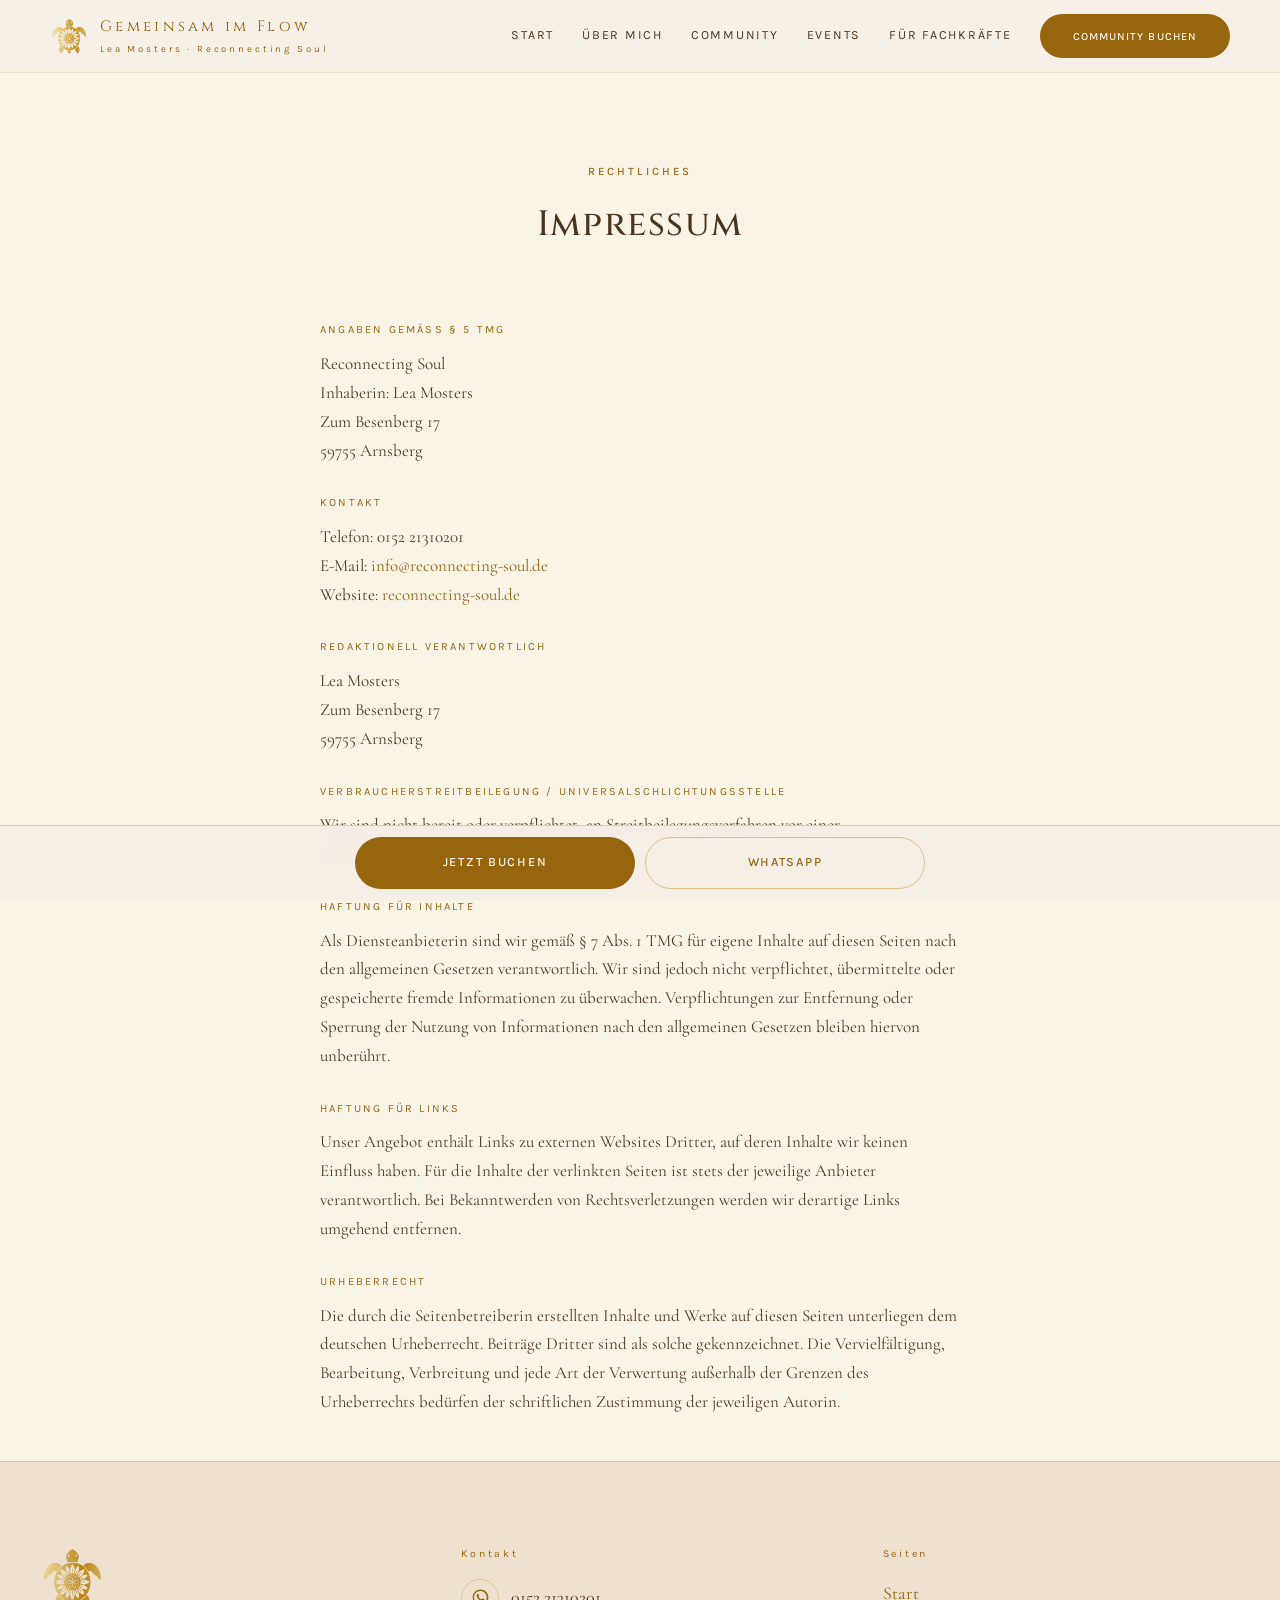
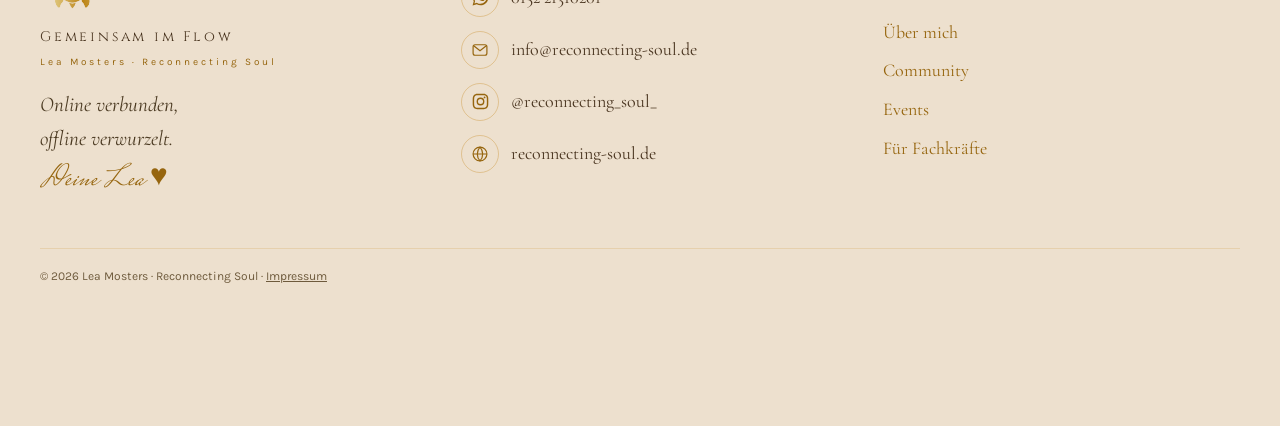
<file: impressum.html>
<!DOCTYPE html>
<html lang="de">
<head>
<meta charset="UTF-8">
<meta name="viewport" content="width=device-width, initial-scale=1.0">
<title>Impressum · Gemeinsam im Flow</title>
<meta name="description" content="Impressum von Gemeinsam im Flow / Reconnecting Soul, Lea Mosters.">
<link rel="preconnect" href="https://fonts.googleapis.com">
<link rel="preconnect" href="https://fonts.gstatic.com" crossorigin>
<link href="https://fonts.googleapis.com/css2?family=Cinzel:wght@400;500;600&family=Cormorant+Garamond:ital,wght@0,400;0,500;0,600;1,400;1,500&family=Mrs+Saint+Delafield&family=Karla:wght@300;400;500;600&display=swap" rel="stylesheet">
<link rel="stylesheet" href="css/style.css">
</head>
<body>

<header class="site-header">
  <div class="header-inner">
    <a href="index.html" class="wordmark">
      <img src="img/logo-turtle.jpg" alt="Reconnecting Soul" class="wordmark-icon">
      <span class="wordmark-text">
        <span class="wordmark-main">Gemeinsam im Flow</span>
        <span class="wordmark-sub">Lea Mosters · Reconnecting Soul</span>
      </span>
    </a>
    <nav class="main-nav" data-only="desktop">
      <a href="index.html">Start</a>
      <a href="ueber-mich.html">Über mich</a>
      <a href="community.html">Community</a>
      <a href="events.html">Events</a>
      <a href="fachkraefte.html">Für Fachkräfte</a>
      <a href="https://buy.stripe.com/9B6aEZ9VU6rI0Kg9fe9EI0a" target="_blank" rel="noopener" class="btn header-cta">Community buchen</a>
    </nav>
    <button class="nav-toggle" data-only="mobile" id="navToggle" aria-label="Menü">
      <span class="bars"><span></span><span></span><span></span></span> Menü
    </button>
  </div>
</header>

<div class="mobile-menu" id="mobileMenu">
  <div class="mobile-menu-top">
    <span>Gemeinsam im Flow</span>
    <button class="mobile-menu-close" id="mobileMenuClose" aria-label="Schließen">&times;</button>
  </div>
  <div class="mobile-menu-links">
    <a href="index.html">Start</a>
    <a href="ueber-mich.html">Über mich</a>
    <a href="community.html">Community</a>
    <a href="events.html">Events</a>
    <a href="fachkraefte.html">Für Fachkräfte</a>
  </div>
  <div class="mobile-menu-actions">
    <a href="https://buy.stripe.com/9B6aEZ9VU6rI0Kg9fe9EI0a" target="_blank" rel="noopener" class="btn btn-primary">Community jetzt buchen</a>
    <a href="https://wa.me/4915221310201" target="_blank" rel="noopener" class="btn btn-outline">Per WhatsApp fragen</a>
    <p class="mobile-menu-tagline">Es beginnt in uns.</p>
  </div>
</div>

<main>

  <section class="page-intro" style="padding-top:clamp(50px,8vw,90px)" data-reveal>
    <p class="eyebrow center">Rechtliches</p>
    <h1 class="section-title center">Impressum</h1>
  </section>

  <section class="section-narrow" data-reveal>
    <div style="max-width:640px;margin:0 auto;display:flex;flex-direction:column;gap:1.8rem;color:var(--ink-soft);font-size:17px;line-height:1.7">

      <div>
        <p style="font-family:var(--font-body);font-size:11px;letter-spacing:.2em;color:var(--gold);margin:0 0 10px;text-transform:uppercase">Angaben gemäß § 5 TMG</p>
        <p style="margin:0">
          Reconnecting Soul<br>
          Inhaberin: Lea Mosters<br>
          Zum Besenberg 17<br>
          59755 Arnsberg
        </p>
      </div>

      <div>
        <p style="font-family:var(--font-body);font-size:11px;letter-spacing:.2em;color:var(--gold);margin:0 0 10px;text-transform:uppercase">Kontakt</p>
        <p style="margin:0">
          Telefon: 0152 21310201<br>
          E-Mail: <a href="mailto:info@reconnecting-soul.de">info@reconnecting-soul.de</a><br>
          Website: <a href="https://www.reconnecting-soul.de" target="_blank" rel="noopener">reconnecting-soul.de</a>
        </p>
      </div>

      <div>
        <p style="font-family:var(--font-body);font-size:11px;letter-spacing:.2em;color:var(--gold);margin:0 0 10px;text-transform:uppercase">Redaktionell verantwortlich</p>
        <p style="margin:0">
          Lea Mosters<br>
          Zum Besenberg 17<br>
          59755 Arnsberg
        </p>
      </div>

      <div>
        <p style="font-family:var(--font-body);font-size:11px;letter-spacing:.2em;color:var(--gold);margin:0 0 10px;text-transform:uppercase">Verbraucherstreitbeilegung / Universalschlichtungsstelle</p>
        <p style="margin:0">Wir sind nicht bereit oder verpflichtet, an Streitbeilegungsverfahren vor einer Verbraucherschlichtungsstelle teilzunehmen.</p>
      </div>

      <div>
        <p style="font-family:var(--font-body);font-size:11px;letter-spacing:.2em;color:var(--gold);margin:0 0 10px;text-transform:uppercase">Haftung für Inhalte</p>
        <p style="margin:0">Als Diensteanbieterin sind wir gemäß § 7 Abs. 1 TMG für eigene Inhalte auf diesen Seiten nach den allgemeinen Gesetzen verantwortlich. Wir sind jedoch nicht verpflichtet, übermittelte oder gespeicherte fremde Informationen zu überwachen. Verpflichtungen zur Entfernung oder Sperrung der Nutzung von Informationen nach den allgemeinen Gesetzen bleiben hiervon unberührt.</p>
      </div>

      <div>
        <p style="font-family:var(--font-body);font-size:11px;letter-spacing:.2em;color:var(--gold);margin:0 0 10px;text-transform:uppercase">Haftung für Links</p>
        <p style="margin:0">Unser Angebot enthält Links zu externen Websites Dritter, auf deren Inhalte wir keinen Einfluss haben. Für die Inhalte der verlinkten Seiten ist stets der jeweilige Anbieter verantwortlich. Bei Bekanntwerden von Rechtsverletzungen werden wir derartige Links umgehend entfernen.</p>
      </div>

      <div>
        <p style="font-family:var(--font-body);font-size:11px;letter-spacing:.2em;color:var(--gold);margin:0 0 10px;text-transform:uppercase">Urheberrecht</p>
        <p style="margin:0">Die durch die Seitenbetreiberin erstellten Inhalte und Werke auf diesen Seiten unterliegen dem deutschen Urheberrecht. Beiträge Dritter sind als solche gekennzeichnet. Die Vervielfältigung, Bearbeitung, Verbreitung und jede Art der Verwertung außerhalb der Grenzen des Urheberrechts bedürfen der schriftlichen Zustimmung der jeweiligen Autorin.</p>
      </div>

    </div>
  </section>

</main>

<footer class="site-footer">
  <div class="footer-inner">
    <div>
      <img src="img/logo-turtle.jpg" alt="Reconnecting Soul" class="footer-logo">
      <p class="footer-brand">Gemeinsam im Flow</p>
      <p class="footer-sub">Lea Mosters · Reconnecting Soul</p>
      <p class="footer-tagline">Online verbunden,<br>offline verwurzelt.</p>
      <p class="footer-signature">Deine Lea &hearts;</p>
    </div>
    <div>
      <p class="footer-heading">Kontakt</p>
      <div class="footer-contact">
        <a href="https://wa.me/4915221310201" target="_blank" rel="noopener"><span class="icon-circle"><svg viewBox="0 0 24 24" width="19" height="19" fill="currentColor" aria-hidden="true"><path d="M12.04 2c-5.46 0-9.91 4.45-9.91 9.91 0 1.75.46 3.45 1.32 4.95L2 22l5.25-1.38c1.45.79 3.08 1.21 4.79 1.21 5.46 0 9.91-4.45 9.91-9.91S17.5 2 12.04 2Zm0 18.02c-1.5 0-2.98-.4-4.27-1.17l-.31-.18-3.12.82.83-3.04-.2-.32a8.09 8.09 0 0 1-1.24-4.31c0-4.47 3.64-8.11 8.11-8.11s8.11 3.64 8.11 8.11-3.64 8.2-8.11 8.2Zm4.47-6.07c-.24-.12-1.45-.72-1.68-.8-.22-.08-.39-.12-.55.12-.16.25-.63.8-.77.96-.14.16-.28.18-.52.06-.24-.12-1.03-.38-1.96-1.21-.72-.65-1.21-1.45-1.35-1.69-.14-.24-.02-.38.1-.5.11-.11.24-.28.36-.42.12-.14.16-.24.24-.4.08-.16.04-.3-.02-.42-.06-.12-.55-1.33-.75-1.81-.2-.47-.4-.41-.55-.41h-.47c-.16 0-.42.06-.64.3-.22.24-.84.82-.84 2 0 1.18.86 2.32.98 2.48.12.16 1.69 2.7 4.18 3.69 2.08.82 2.5.66 2.95.62.45-.04 1.45-.59 1.66-1.17.2-.57.2-1.06.14-1.16-.06-.1-.22-.16-.46-.28Z"/></svg></span> 0152 21310201</a>
        <a href="mailto:info@reconnecting-soul.de"><span class="icon-circle"><svg viewBox="0 0 24 24" width="18" height="18" fill="none" stroke="currentColor" stroke-width="1.6" aria-hidden="true"><rect x="2.8" y="5" width="18.4" height="14" rx="2.6"></rect><path d="M3.6 6.4 12 13l8.4-6.6"></path></svg></span> info@reconnecting-soul.de</a>
        <a href="https://instagram.com/reconnecting_soul_" target="_blank" rel="noopener" aria-label="Instagram"><span class="icon-circle"><svg viewBox="0 0 24 24" width="19" height="19" fill="currentColor" aria-hidden="true"><path d="M12 2.2c-2.66 0-2.99.01-4.04.06-1.05.05-1.77.22-2.4.46-.65.26-1.2.6-1.75 1.15-.55.55-.89 1.1-1.15 1.75-.24.63-.41 1.35-.46 2.4C2.15 9.07 2.14 9.4 2.14 12s.01 2.93.06 3.98c.05 1.05.22 1.77.46 2.4.26.65.6 1.2 1.15 1.75.55.55 1.1.89 1.75 1.15.63.24 1.35.41 2.4.46 1.05.05 1.38.06 4.04.06s2.99-.01 4.04-.06c1.05-.05 1.77-.22 2.4-.46.65-.26 1.2-.6 1.75-1.15.55-.55.89-1.1 1.15-1.75.24-.63.41-1.35.46-2.4.05-1.05.06-1.38.06-3.98s-.01-2.93-.06-3.98c-.05-1.05-.22-1.77-.46-2.4a4.85 4.85 0 0 0-1.15-1.75 4.85 4.85 0 0 0-1.75-1.15c-.63-.24-1.35-.41-2.4-.46C14.99 2.21 14.66 2.2 12 2.2Zm0 1.8c2.61 0 2.92.01 3.95.06.95.04 1.47.2 1.81.34.46.18.79.39 1.13.73.34.34.55.67.73 1.13.14.34.3.86.34 1.81.05 1.03.06 1.34.06 3.93s-.01 2.9-.06 3.93c-.04.95-.2 1.47-.34 1.81-.18.46-.39.79-.73 1.13-.34.34-.67.55-1.13.73-.34.14-.86.3-1.81.34-1.03.05-1.34.06-3.95.06s-2.92-.01-3.95-.06c-.95-.04-1.47-.2-1.81-.34-.46-.18-.79-.39-1.13-.73a3.05 3.05 0 0 1-.73-1.13c-.14-.34-.3-.86-.34-1.81-.05-1.03-.06-1.34-.06-3.93s.01-2.9.06-3.93c.04-.95.2-1.47.34-1.81.18-.46.39-.79.73-1.13.34-.34.67-.55 1.13-.73.34-.14.86-.3 1.81-.34C9.08 4.01 9.39 4 12 4Zm0 3.06A4.94 4.94 0 1 0 12 16.94 4.94 4.94 0 0 0 12 7.06Zm0 8.14A3.2 3.2 0 1 1 12 8.8a3.2 3.2 0 0 1 0 6.4Zm6.29-8.34a1.15 1.15 0 1 1-2.3 0 1.15 1.15 0 0 1 2.3 0Z"/></svg></span> @reconnecting_soul_</a>
        <a href="https://www.reconnecting-soul.de" target="_blank" rel="noopener"><span class="icon-circle"><svg viewBox="0 0 24 24" width="18" height="18" fill="none" stroke="currentColor" stroke-width="1.6" aria-hidden="true"><circle cx="12" cy="12" r="9.2"></circle><path d="M2.8 12h18.4M12 2.8c2.4 2.5 3.6 5.6 3.6 9.2s-1.2 6.7-3.6 9.2c-2.4-2.5-3.6-5.6-3.6-9.2S9.6 5.3 12 2.8Z"></path></svg></span> reconnecting-soul.de</a>
      </div>
    </div>
    <div>
      <p class="footer-heading">Seiten</p>
      <div class="footer-pages">
        <a href="index.html">Start</a>
        <a href="ueber-mich.html">Über mich</a>
        <a href="community.html">Community</a>
        <a href="events.html">Events</a>
        <a href="fachkraefte.html">Für Fachkräfte</a>
      </div>
    </div>
  </div>
  <p class="footer-bottom-text">&copy; 2026 Lea Mosters · Reconnecting Soul · <a href="impressum.html" style="color:inherit;text-decoration:underline">Impressum</a></p>
</footer>

<div class="sticky-cta">
  <a href="https://buy.stripe.com/9B6aEZ9VU6rI0Kg9fe9EI0a" target="_blank" rel="noopener" class="btn btn-primary">Jetzt buchen</a>
  <a href="https://wa.me/4915221310201" target="_blank" rel="noopener" class="btn btn-outline">WhatsApp</a>
</div>

<script src="js/main.js"></script>
</body>
</html>
</file>
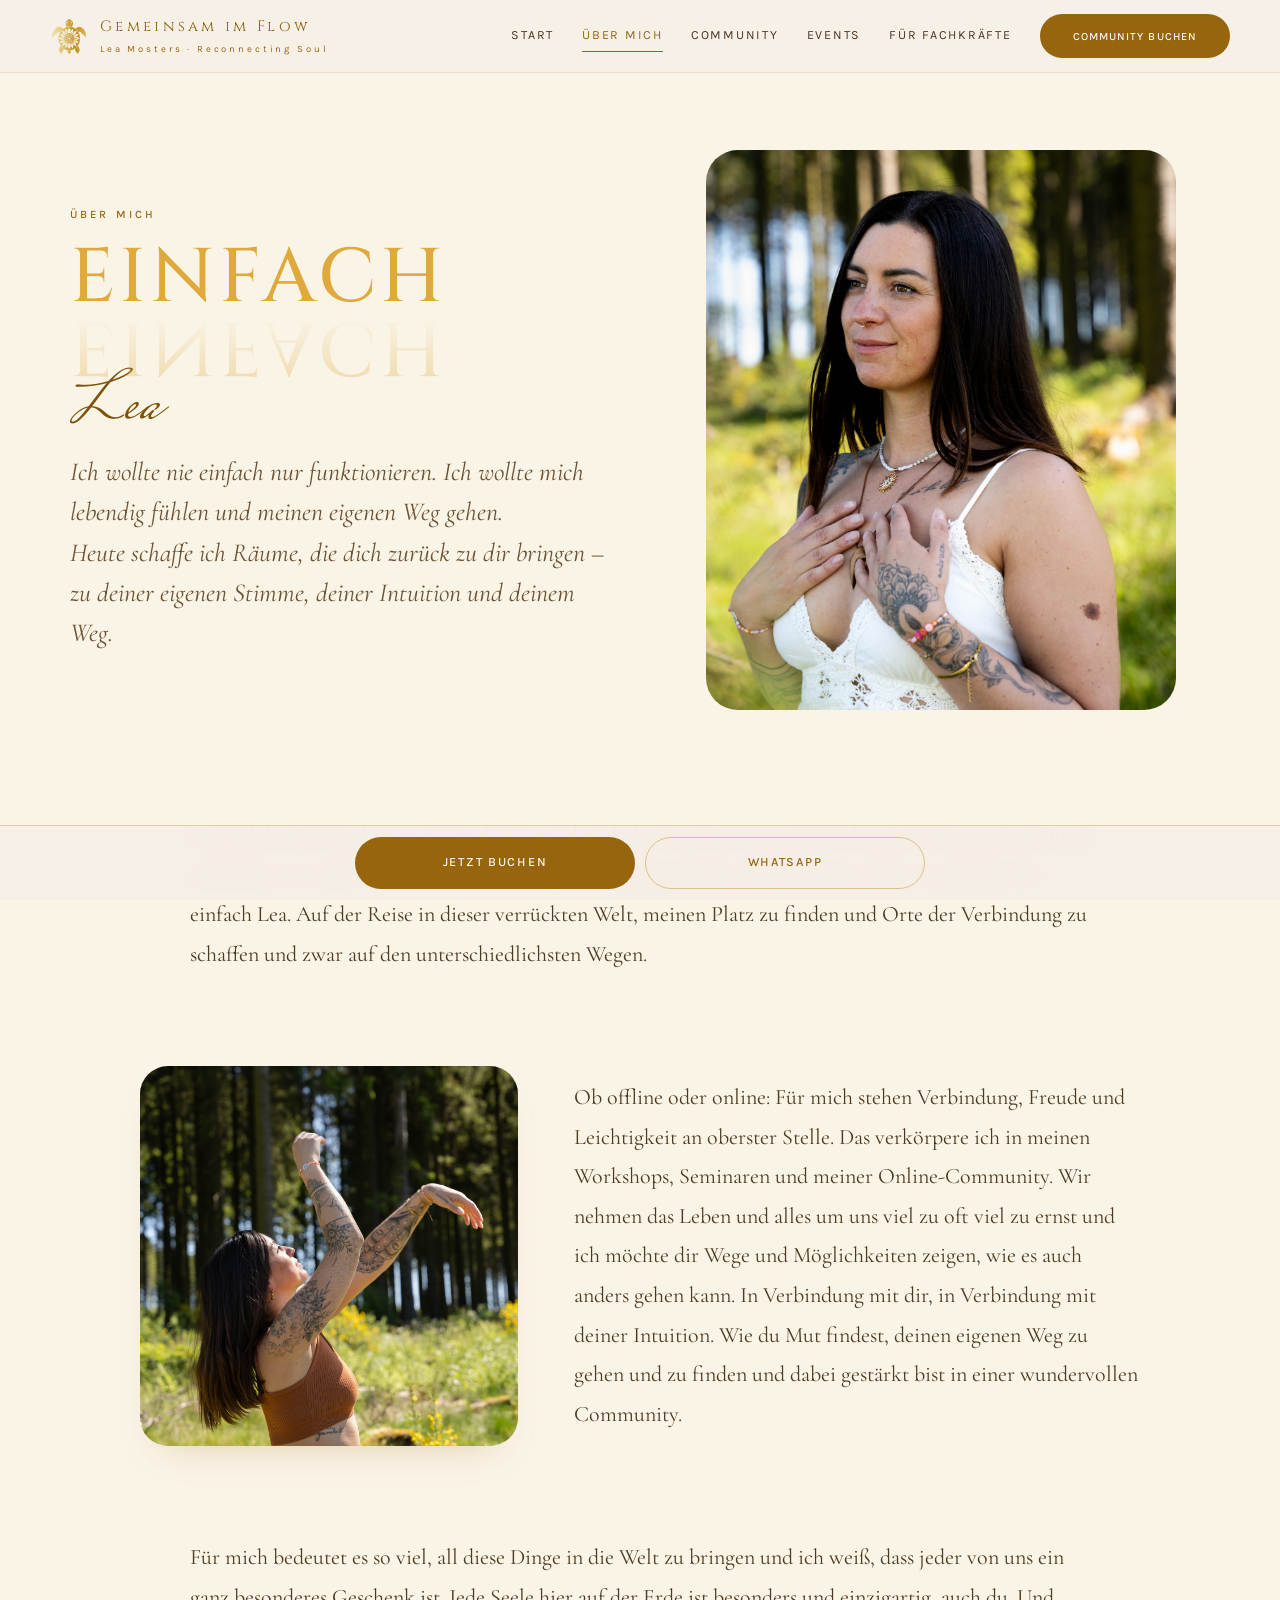
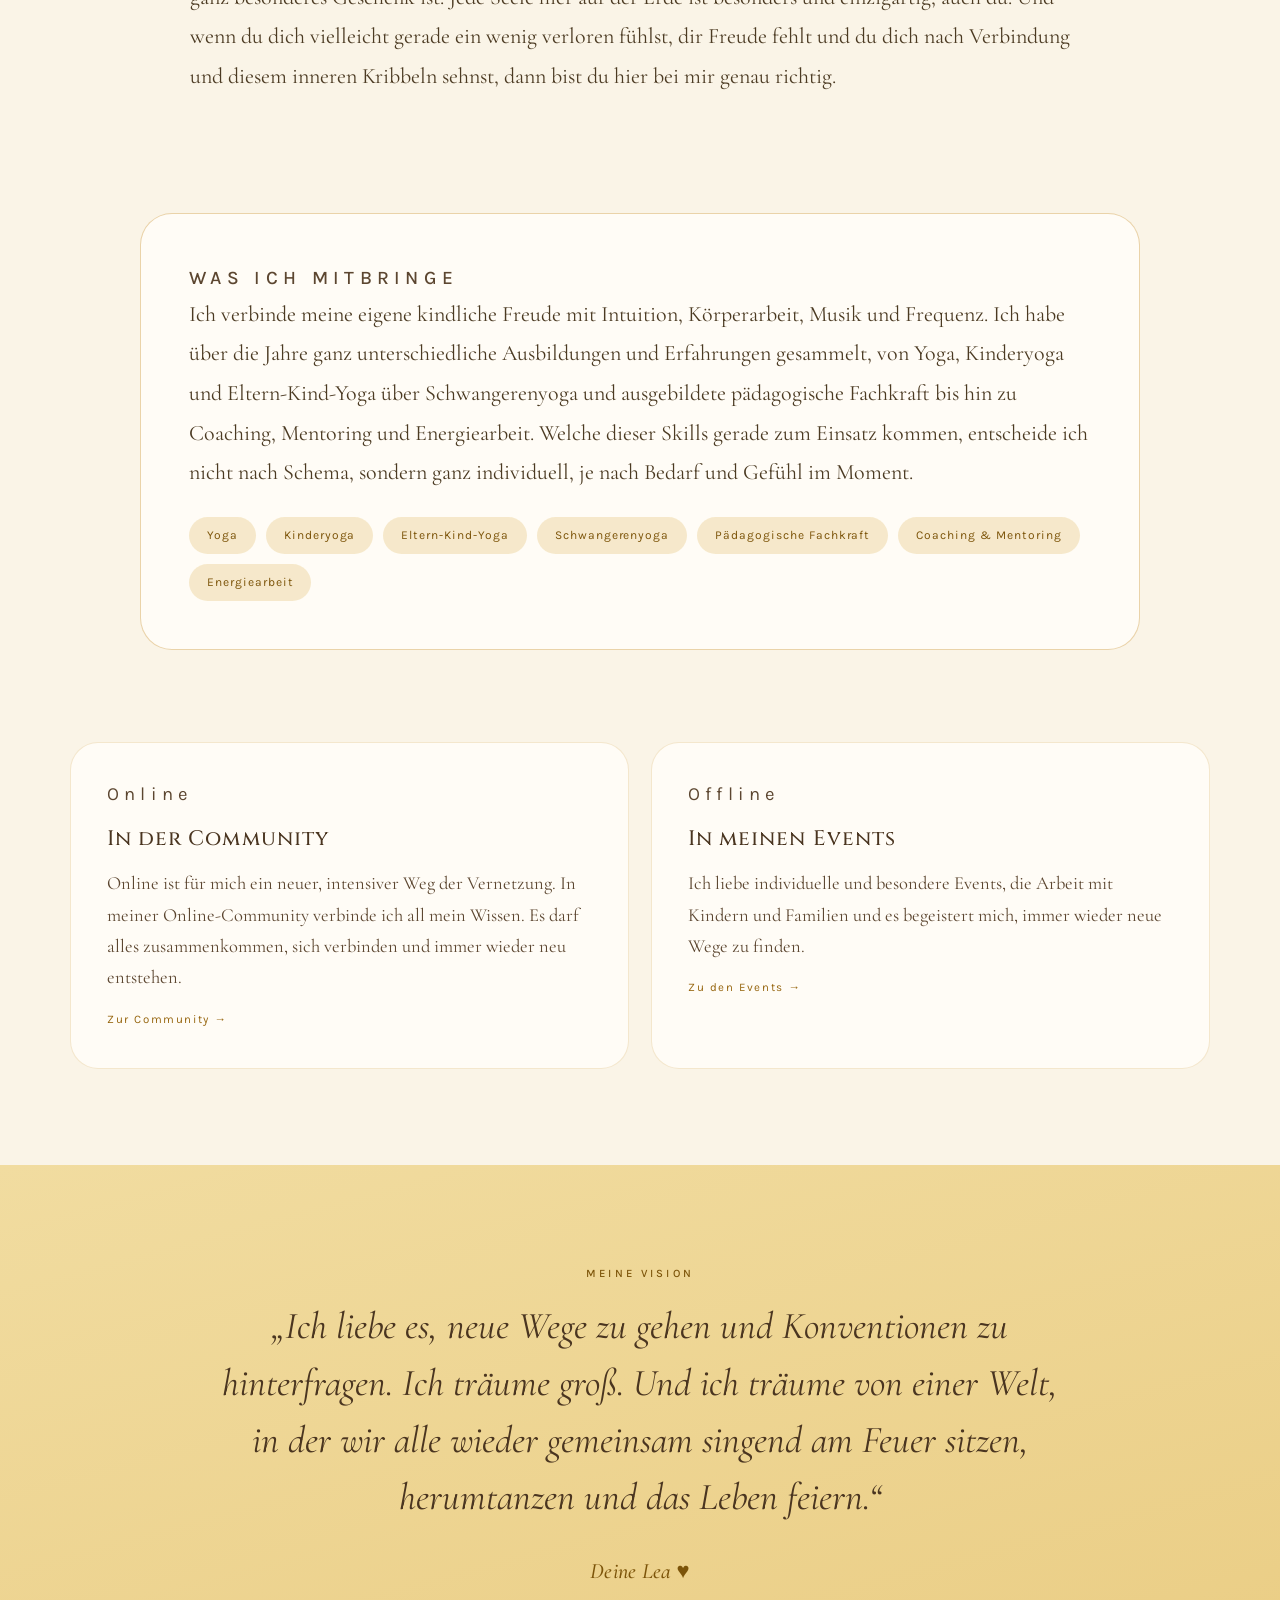
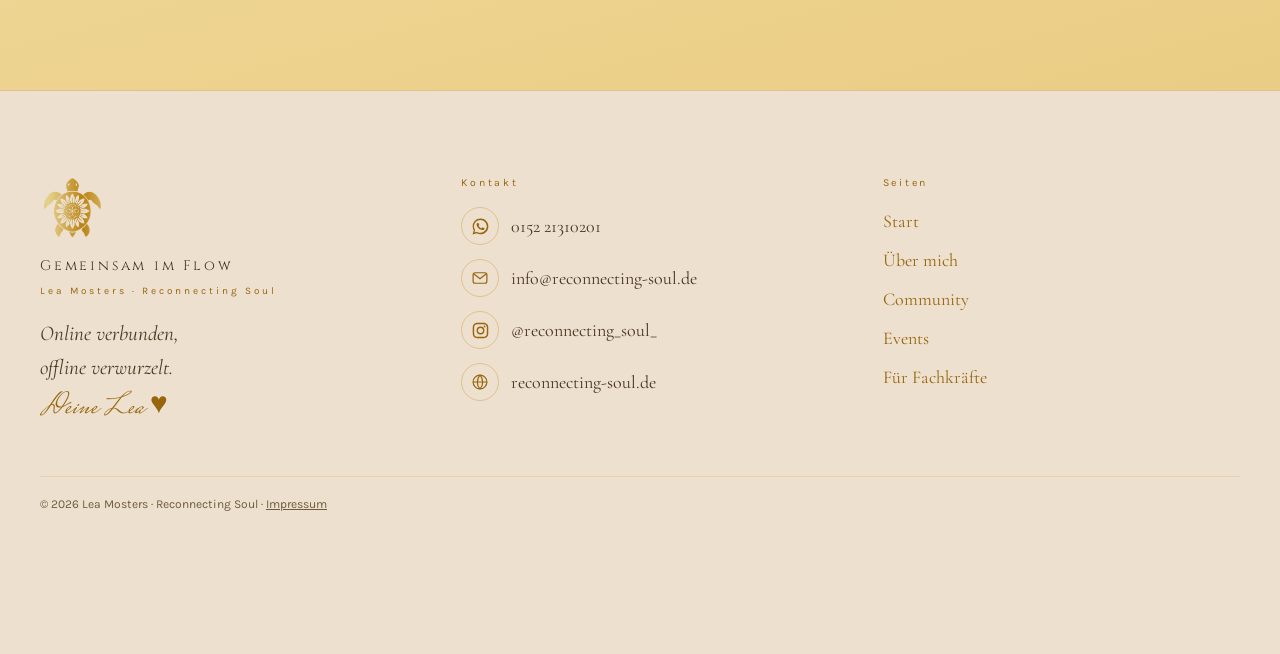
<file: ueber-mich.html>
<!DOCTYPE html>
<html lang="de">
<head>
<meta charset="UTF-8">
<meta name="viewport" content="width=device-width, initial-scale=1.0">
<title>Über mich · Gemeinsam im Flow</title>
<meta name="description" content="Lerne Lea Mosters kennen, Gründerin von Gemeinsam im Flow / Reconnecting Soul.">
<link rel="preconnect" href="https://fonts.googleapis.com">
<link rel="preconnect" href="https://fonts.gstatic.com" crossorigin>
<link href="https://fonts.googleapis.com/css2?family=Cinzel:wght@400;500;600&family=Cormorant+Garamond:ital,wght@0,400;0,500;0,600;1,400;1,500&family=Mrs+Saint+Delafield&family=Karla:wght@300;400;500;600&display=swap" rel="stylesheet">
<link rel="stylesheet" href="css/style.css">
</head>
<body>

<header class="site-header">
  <div class="header-inner">
    <a href="index.html" class="wordmark">
      <img src="img/logo-turtle.jpg" alt="Reconnecting Soul" class="wordmark-icon">
      <span class="wordmark-text">
        <span class="wordmark-main">Gemeinsam im Flow</span>
        <span class="wordmark-sub">Lea Mosters · Reconnecting Soul</span>
      </span>
    </a>
    <nav class="main-nav" data-only="desktop">
      <a href="index.html">Start</a>
      <a href="ueber-mich.html" class="active">Über mich</a>
      <a href="community.html">Community</a>
      <a href="events.html">Events</a>
      <a href="fachkraefte.html">Für Fachkräfte</a>
      <a href="https://buy.stripe.com/9B6aEZ9VU6rI0Kg9fe9EI0a" target="_blank" rel="noopener" class="btn header-cta">Community buchen</a>
    </nav>
    <button class="nav-toggle" data-only="mobile" id="navToggle" aria-label="Menü">
      <span class="bars"><span></span><span></span><span></span></span> Menü
    </button>
  </div>
</header>

<div class="mobile-menu" id="mobileMenu">
  <div class="mobile-menu-top">
    <span>Gemeinsam im Flow</span>
    <button class="mobile-menu-close" id="mobileMenuClose" aria-label="Schließen">&times;</button>
  </div>
  <div class="mobile-menu-links">
    <a href="index.html">Start</a>
    <a href="ueber-mich.html">Über mich</a>
    <a href="community.html">Community</a>
    <a href="events.html">Events</a>
    <a href="fachkraefte.html">Für Fachkräfte</a>
  </div>
  <div class="mobile-menu-actions">
    <a href="https://buy.stripe.com/9B6aEZ9VU6rI0Kg9fe9EI0a" target="_blank" rel="noopener" class="btn btn-primary">Community jetzt buchen</a>
    <a href="https://wa.me/4915221310201" target="_blank" rel="noopener" class="btn btn-outline">Per WhatsApp fragen</a>
    <p class="mobile-menu-tagline">Es beginnt in uns.</p>
  </div>
</div>

<main>

  <section class="page-hero">
    <div class="page-hero-split">
      <div>
        <p class="eyebrow">Über mich</p>
        <div class="reflect-wrap" style="margin-bottom:10px">
          <h1 class="reflect-main" data-text="EINFACH" style="font-size:clamp(42px,7vw,76px);line-height:1">EINFACH</h1>
          <p class="script" style="font-size:clamp(40px,6.5vw,68px);color:var(--gold-hover);margin:-.15em 0 0;line-height:1">Lea</p>
        </div>
        <p style="font-family:var(--font-serif);font-style:italic;font-size:clamp(20px,2.5vw,26px);line-height:1.55;color:var(--text-muted);margin:0">Ich wollte nie einfach nur funktionieren. Ich wollte mich lebendig fühlen und meinen eigenen Weg gehen.<br>Heute schaffe ich Räume, die dich zurück zu dir bringen – zu deiner eigenen Stimme, deiner Intuition und deinem Weg.</p>
      </div>
      <div class="page-hero-media" style="justify-self:center;width:100%;max-width:470px">
        <img src="img/ir-72.jpg" alt="Portrait von Lea im Wald">
      </div>
    </div>
  </section>

  <section class="section" data-reveal>
    <div class="prose-narrow">
      <p>Hey, ich bin Lea und ich freue mich so sehr, dass du hier bist. Ich könnte jetzt hundert verschiedene Dinge aufzählen, wer oder was ich bin und meine Expertise begründen oder beweisen. Aber an sich bin ich einfach Lea. Auf der Reise in dieser verrückten Welt, meinen Platz zu finden und Orte der Verbindung zu schaffen und zwar auf den unterschiedlichsten Wegen.</p>
    </div>
  </section>

  <section class="section-tight" data-reveal>
    <div class="story-split">
      <div class="story-split-image"><img src="img/ir-38.jpg" alt="Lea in Bewegung im Wald"></div>
      <p>Ob offline oder online: Für mich stehen Verbindung, Freude und Leichtigkeit an oberster Stelle. Das verkörpere ich in meinen Workshops, Seminaren und meiner Online-Community. Wir nehmen das Leben und alles um uns viel zu oft viel zu ernst und ich möchte dir Wege und Möglichkeiten zeigen, wie es auch anders gehen kann. In Verbindung mit dir, in Verbindung mit deiner Intuition. Wie du Mut findest, deinen eigenen Weg zu gehen und zu finden und dabei gestärkt bist in einer wundervollen Community.</p>
    </div>
  </section>

  <section class="section" data-reveal>
    <div class="prose-narrow">
      <p>Für mich bedeutet es so viel, all diese Dinge in die Welt zu bringen und ich weiß, dass jeder von uns ein ganz besonderes Geschenk ist. Jede Seele hier auf der Erde ist besonders und einzigartig, auch du. Und wenn du dich vielleicht gerade ein wenig verloren fühlst, dir Freude fehlt und du dich nach Verbindung und diesem inneren Kribbeln sehnst, dann bist du hier bei mir genau richtig.</p>
    </div>
  </section>

  <section class="section" data-reveal>
    <div class="info-card" style="max-width:1000px;margin:0 auto;display:block">
      <p class="eyebrow">Was ich mitbringe</p>
      <p style="font-size:clamp(19px,2.1vw,22px);line-height:1.8;color:var(--ink-soft);margin:0">Ich verbinde meine eigene kindliche Freude mit Intuition, Körperarbeit, Musik und Frequenz. Ich habe über die Jahre ganz unterschiedliche Ausbildungen und Erfahrungen gesammelt, von Yoga, Kinderyoga und Eltern-Kind-Yoga über Schwangerenyoga und ausgebildete pädagogische Fachkraft bis hin zu Coaching, Mentoring und Energiearbeit. Welche dieser Skills gerade zum Einsatz kommen, entscheide ich nicht nach Schema, sondern ganz individuell, je nach Bedarf und Gefühl im Moment.</p>
      <div class="tag-row" style="margin-top:24px">
        <span class="tag-pill">Yoga</span>
        <span class="tag-pill">Kinderyoga</span>
        <span class="tag-pill">Eltern-Kind-Yoga</span>
        <span class="tag-pill">Schwangerenyoga</span>
        <span class="tag-pill">Pädagogische Fachkraft</span>
        <span class="tag-pill">Coaching &amp; Mentoring</span>
        <span class="tag-pill">Energiearbeit</span>
      </div>
    </div>
  </section>

  <section class="tile-section no-pad-top" data-reveal>
    <a href="community.html" class="tile-plain">
      <p class="tile-tag">Online</p>
      <h3>In der Community</h3>
      <p>Online ist für mich ein neuer, intensiver Weg der Vernetzung. In meiner Online-Community verbinde ich all mein Wissen. Es darf alles zusammenkommen, sich verbinden und immer wieder neu entstehen.</p>
      <span class="tile-link">Zur Community →</span>
    </a>
    <a href="events.html" class="tile-plain">
      <p class="tile-tag">Offline</p>
      <h3>In meinen Events</h3>
      <p>Ich liebe individuelle und besondere Events, die Arbeit mit Kindern und Familien und es begeistert mich, immer wieder neue Wege zu finden.</p>
      <span class="tile-link">Zu den Events →</span>
    </a>
  </section>

  <section class="dark-panel" data-reveal>
    <div class="inner">
      <p class="eyebrow">Meine Vision</p>
      <blockquote>„Ich liebe es, neue Wege zu gehen und Konventionen zu hinterfragen. Ich träume groß. Und ich träume von einer Welt, in der wir alle wieder gemeinsam singend am Feuer sitzen, herumtanzen und das Leben feiern.“</blockquote>
      <p class="tagline-quiet" style="font-size:22px;color:var(--gold-hover);margin:28px 0 0">Deine Lea &hearts;</p>
    </div>
  </section>

</main>

<footer class="site-footer">
  <div class="footer-inner">
    <div>
      <img src="img/logo-turtle.jpg" alt="Reconnecting Soul" class="footer-logo">
      <p class="footer-brand">Gemeinsam im Flow</p>
      <p class="footer-sub">Lea Mosters · Reconnecting Soul</p>
      <p class="footer-tagline">Online verbunden,<br>offline verwurzelt.</p>
      <p class="footer-signature">Deine Lea &hearts;</p>
    </div>
    <div>
      <p class="footer-heading">Kontakt</p>
      <div class="footer-contact">
        <a href="https://wa.me/4915221310201" target="_blank" rel="noopener"><span class="icon-circle"><svg viewBox="0 0 24 24" width="19" height="19" fill="currentColor" aria-hidden="true"><path d="M12.04 2c-5.46 0-9.91 4.45-9.91 9.91 0 1.75.46 3.45 1.32 4.95L2 22l5.25-1.38c1.45.79 3.08 1.21 4.79 1.21 5.46 0 9.91-4.45 9.91-9.91S17.5 2 12.04 2Zm0 18.02c-1.5 0-2.98-.4-4.27-1.17l-.31-.18-3.12.82.83-3.04-.2-.32a8.09 8.09 0 0 1-1.24-4.31c0-4.47 3.64-8.11 8.11-8.11s8.11 3.64 8.11 8.11-3.64 8.2-8.11 8.2Zm4.47-6.07c-.24-.12-1.45-.72-1.68-.8-.22-.08-.39-.12-.55.12-.16.25-.63.8-.77.96-.14.16-.28.18-.52.06-.24-.12-1.03-.38-1.96-1.21-.72-.65-1.21-1.45-1.35-1.69-.14-.24-.02-.38.1-.5.11-.11.24-.28.36-.42.12-.14.16-.24.24-.4.08-.16.04-.3-.02-.42-.06-.12-.55-1.33-.75-1.81-.2-.47-.4-.41-.55-.41h-.47c-.16 0-.42.06-.64.3-.22.24-.84.82-.84 2 0 1.18.86 2.32.98 2.48.12.16 1.69 2.7 4.18 3.69 2.08.82 2.5.66 2.95.62.45-.04 1.45-.59 1.66-1.17.2-.57.2-1.06.14-1.16-.06-.1-.22-.16-.46-.28Z"/></svg></span> 0152 21310201</a>
        <a href="mailto:info@reconnecting-soul.de"><span class="icon-circle"><svg viewBox="0 0 24 24" width="18" height="18" fill="none" stroke="currentColor" stroke-width="1.6" aria-hidden="true"><rect x="2.8" y="5" width="18.4" height="14" rx="2.6"></rect><path d="M3.6 6.4 12 13l8.4-6.6"></path></svg></span> info@reconnecting-soul.de</a>
        <a href="https://instagram.com/reconnecting_soul_" target="_blank" rel="noopener" aria-label="Instagram"><span class="icon-circle"><svg viewBox="0 0 24 24" width="19" height="19" fill="currentColor" aria-hidden="true"><path d="M12 2.2c-2.66 0-2.99.01-4.04.06-1.05.05-1.77.22-2.4.46-.65.26-1.2.6-1.75 1.15-.55.55-.89 1.1-1.15 1.75-.24.63-.41 1.35-.46 2.4C2.15 9.07 2.14 9.4 2.14 12s.01 2.93.06 3.98c.05 1.05.22 1.77.46 2.4.26.65.6 1.2 1.15 1.75.55.55 1.1.89 1.75 1.15.63.24 1.35.41 2.4.46 1.05.05 1.38.06 4.04.06s2.99-.01 4.04-.06c1.05-.05 1.77-.22 2.4-.46.65-.26 1.2-.6 1.75-1.15.55-.55.89-1.1 1.15-1.75.24-.63.41-1.35.46-2.4.05-1.05.06-1.38.06-3.98s-.01-2.93-.06-3.98c-.05-1.05-.22-1.77-.46-2.4a4.85 4.85 0 0 0-1.15-1.75 4.85 4.85 0 0 0-1.75-1.15c-.63-.24-1.35-.41-2.4-.46C14.99 2.21 14.66 2.2 12 2.2Zm0 1.8c2.61 0 2.92.01 3.95.06.95.04 1.47.2 1.81.34.46.18.79.39 1.13.73.34.34.55.67.73 1.13.14.34.3.86.34 1.81.05 1.03.06 1.34.06 3.93s-.01 2.9-.06 3.93c-.04.95-.2 1.47-.34 1.81-.18.46-.39.79-.73 1.13-.34.34-.67.55-1.13.73-.34.14-.86.3-1.81.34-1.03.05-1.34.06-3.95.06s-2.92-.01-3.95-.06c-.95-.04-1.47-.2-1.81-.34-.46-.18-.79-.39-1.13-.73a3.05 3.05 0 0 1-.73-1.13c-.14-.34-.3-.86-.34-1.81-.05-1.03-.06-1.34-.06-3.93s.01-2.9.06-3.93c.04-.95.2-1.47.34-1.81.18-.46.39-.79.73-1.13.34-.34.67-.55 1.13-.73.34-.14.86-.3 1.81-.34C9.08 4.01 9.39 4 12 4Zm0 3.06A4.94 4.94 0 1 0 12 16.94 4.94 4.94 0 0 0 12 7.06Zm0 8.14A3.2 3.2 0 1 1 12 8.8a3.2 3.2 0 0 1 0 6.4Zm6.29-8.34a1.15 1.15 0 1 1-2.3 0 1.15 1.15 0 0 1 2.3 0Z"/></svg></span> @reconnecting_soul_</a>
        <a href="https://www.reconnecting-soul.de" target="_blank" rel="noopener"><span class="icon-circle"><svg viewBox="0 0 24 24" width="18" height="18" fill="none" stroke="currentColor" stroke-width="1.6" aria-hidden="true"><circle cx="12" cy="12" r="9.2"></circle><path d="M2.8 12h18.4M12 2.8c2.4 2.5 3.6 5.6 3.6 9.2s-1.2 6.7-3.6 9.2c-2.4-2.5-3.6-5.6-3.6-9.2S9.6 5.3 12 2.8Z"></path></svg></span> reconnecting-soul.de</a>
      </div>
    </div>
    <div>
      <p class="footer-heading">Seiten</p>
      <div class="footer-pages">
        <a href="index.html">Start</a>
        <a href="ueber-mich.html">Über mich</a>
        <a href="community.html">Community</a>
        <a href="events.html">Events</a>
        <a href="fachkraefte.html">Für Fachkräfte</a>
      </div>
    </div>
  </div>
  <p class="footer-bottom-text">&copy; 2026 Lea Mosters · Reconnecting Soul · <a href="impressum.html" style="color:inherit;text-decoration:underline">Impressum</a></p>
</footer>

<div class="sticky-cta">
  <a href="https://buy.stripe.com/9B6aEZ9VU6rI0Kg9fe9EI0a" target="_blank" rel="noopener" class="btn btn-primary">Jetzt buchen</a>
  <a href="https://wa.me/4915221310201" target="_blank" rel="noopener" class="btn btn-outline">WhatsApp</a>
</div>

<script src="js/main.js"></script>
</body>
</html>
</file>
<file: css/style.css>
/* ===== Design tokens — lightened per Lea's own review pass:
   warm dark-brown text (never black), honey-gold accent, sand/beige
   backgrounds, panels lightened instead of near-black ===== */
:root {
  --ivory: #FAF4E7;
  --cream-card: #FFFCF6;
  --warmhaut: #F3DEA6;
  --warmhaut-soft: rgba(239,217,168,.38);
  --warmhaut-pill: rgba(239,217,168,.55);
  --panel-gold: #F1DCA0;
  --panel-gold-2: #EACD84;
  --gold: #96650E;
  --gold-hover: #7C5409;
  --gold-deep: #8F600A;
  --gold-light: #DFA93C;
  --gold-light-2: #D79E33;
  --gold-brown: #7C5409;
  --ink: #4A3520;
  --ink-soft: #4B3A22;
  --text-body: #5C4630;
  --text-body-2: #4A3524;
  --text-secondary: #6E5A3C;
  --text-muted: #6B5233;
  --border-gold: rgba(201,143,42,.2);
  --border-gold-strong: rgba(201,143,42,.38);
  --white: #FFFCF6;
  --shadow: 0 22px 46px -26px rgba(150,101,14,.4);
  --shadow-soft: 0 20px 40px -26px rgba(150,101,14,.35);
  --ease: cubic-bezier(.2,.7,.3,1);

  --font-display: 'Cinzel', serif;
  --font-serif: 'Cormorant Garamond', serif;
  --font-script: 'Mrs Saint Delafield', cursive;
  --font-body: 'Karla', sans-serif;
}

* { box-sizing: border-box; }
html { scroll-behavior: smooth; scroll-padding-top: 90px; }

body {
  margin: 0;
  font-family: var(--font-serif);
  color: var(--ink);
  background: var(--ivory);
  line-height: 1.6;
  -webkit-font-smoothing: antialiased;
}

img { max-width: 100%; display: block; }
a { color: var(--gold); text-decoration: none; }
a:hover { color: var(--gold-hover); }
ul { list-style: none; margin: 0; padding: 0; }

.icon { width: 18px; height: 18px; fill: currentColor; }

@keyframes veil { 0%{transform:translate3d(0,0,0) rotate(0deg)} 50%{transform:translate3d(0,-18px,0) rotate(1.4deg)} 100%{transform:translate3d(0,0,0) rotate(0deg)} }
@keyframes glow { 0%{opacity:.35;transform:scale(1)} 50%{opacity:.6;transform:scale(1.07)} 100%{opacity:.35;transform:scale(1)} }
@keyframes rise { from{opacity:0;transform:translateY(30px)} to{opacity:1;transform:translateY(0)} }
@keyframes soften { from{opacity:0} to{opacity:1} }
@keyframes slowzoom { from{transform:scale(1.08)} to{transform:scale(1)} }

.eyebrow {
  font-family: var(--font-body);
  font-size: 0.7rem;
  letter-spacing: 0.28em;
  text-transform: uppercase;
  color: var(--gold);
  font-weight: 500;
  margin: 0 0 1rem;
}
.eyebrow.center { text-align: center; }
.section-title.center { text-align: center; }

.section-title {
  font-family: var(--font-display);
  font-size: clamp(1.5rem, 3vw, 2.2rem);
  font-weight: 500;
  color: var(--ink);
  margin: 0 0 1.5rem;
  letter-spacing: 0.04em;
}
.script { font-family: var(--font-script); }
.tagline-quiet { font-family: var(--font-serif); font-style: italic; font-weight: 500; letter-spacing: .01em; }

.video-embed { max-width: 900px; margin: 0 auto; aspect-ratio: 16/9; border-radius: 28px; overflow: hidden; box-shadow: var(--shadow-soft); }
.video-embed iframe { width: 100%; height: 100%; display: block; border: 0; }

.footer-logo { width: 64px; height: 64px; object-fit: contain; mix-blend-mode: multiply; margin: 0 0 16px; display: block; }

/* ===== Reveal animation — matches Lea's original: IntersectionObserver
   + a setInterval safety sweep, so nothing can stay stuck invisible ===== */
[data-reveal] { opacity: 0; transform: translateY(34px); transition: opacity 1.05s var(--ease), transform 1.15s var(--ease); }
[data-reveal].in-view { opacity: 1; transform: none; }
[data-reveal-item] { opacity: 0; transform: translateY(26px) scale(.97); transition: opacity .9s var(--ease), transform 1s var(--ease); }
[data-reveal-item].in-view { opacity: 1; transform: none; }
@media (prefers-reduced-motion: reduce) {
  [data-reveal], [data-reveal-item] { opacity: 1 !important; transform: none !important; transition: none !important; }
}

/* ===== Buttons ===== */
.btn {
  display: inline-flex; align-items: center; justify-content: center; gap: 0.5rem;
  padding: 0.95rem 1.85rem; border-radius: 999px;
  font-family: var(--font-body); font-weight: 500; font-size: 0.78rem;
  letter-spacing: 0.14em; text-transform: uppercase;
  border: 1.5px solid transparent; cursor: pointer;
  transition: transform .35s var(--ease), box-shadow .35s var(--ease), background .35s var(--ease), color .35s var(--ease);
  white-space: nowrap;
}
.btn:hover { transform: translateY(-3px); box-shadow: var(--shadow-soft); }
.btn-primary { background: var(--gold); color: #FCF7F2; }
.btn-primary:hover { background: var(--gold-hover); color: #FCF7F2; }
.btn-ghost { background: rgba(255,251,244,.72); color: var(--gold-hover); border-color: rgba(140,95,34,.4); }
.btn-ghost:hover { background: #FFFBF4; color: var(--gold-hover); }
.btn-outline { background: transparent; color: var(--gold); border-color: rgba(201,143,42,.5); }
.btn-outline:hover { background: rgba(201,143,42,.08); }
.btn-invert { background: var(--warmhaut); color: var(--ink); }
.btn-invert:hover { background: #FFFBF4; }
.btn-dark-invert { background: transparent; color: var(--ink); border-color: rgba(58,43,30,.5); }
.btn-dark-invert:hover { background: var(--ink); color: var(--ivory); }
.btn-small { padding: 0.65rem 1.4rem; font-size: 0.72rem; }

/* ===== Messe Banner ===== */
.messe-banner {
  background: var(--gold); color: #FCF7F2;
  display: flex; align-items: center; justify-content: center; gap: 14px;
  padding: 10px 46px 10px 16px; position: relative;
  font-family: var(--font-body); font-size: 13px; letter-spacing: .03em; text-align: center; line-height: 1.5;
  transition: max-height .4s ease, padding .4s ease, opacity .4s ease; overflow: hidden;
}
.messe-banner p { margin: 0; }
.messe-banner .tag { font-family: var(--font-display); letter-spacing: .14em; font-size: 11px; opacity: .85; }
.messe-banner.hidden { max-height: 0; padding: 0; opacity: 0; }
.messe-close {
  position: absolute; right: 10px; top: 50%; transform: translateY(-50%);
  background: none; border: none; color: #FCF7F2; font-size: 18px; line-height: 1;
  cursor: pointer; padding: 6px; opacity: .8;
}
.messe-close:hover { opacity: 1; }

/* ===== Header ===== */
.site-header {
  position: sticky; top: 0; z-index: 100;
  background: rgba(246,239,230,.92); backdrop-filter: blur(12px);
  border-bottom: 1px solid rgba(201,143,42,.16);
}
.header-inner { max-width: 1220px; margin: 0 auto; padding: 14px 20px; display: flex; align-items: center; justify-content: space-between; gap: 20px; }
.wordmark { display: flex; flex-direction: row; align-items: center; gap: 12px; }
.wordmark-icon { width: 38px; height: 38px; object-fit: contain; mix-blend-mode: multiply; flex-shrink: 0; }
.wordmark-text { display: flex; flex-direction: column; gap: 2px; }
.wordmark-main { font-family: var(--font-display); font-size: 15px; letter-spacing: .22em; color: var(--gold-deep); }
.wordmark-sub { font-family: var(--font-body); font-size: 9.5px; letter-spacing: .3em; color: var(--gold); }
.main-nav { display: flex; align-items: center; gap: 28px; }
.main-nav a {
  font-family: var(--font-body); font-size: 12.5px; letter-spacing: .14em; text-transform: uppercase;
  color: var(--ink); padding: 6px 0; border-bottom: 1px solid transparent; transition: color .25s, border-color .25s;
}
.main-nav a:hover, .main-nav a.active { color: var(--gold); border-bottom-color: var(--gold); }
.main-nav a.header-cta {
  flex-shrink: 0; background: var(--gold); color: #FCF7F2; text-transform: uppercase; border-bottom: none;
  padding: 0.8rem 2rem; font-weight: 500; font-size: .68rem; letter-spacing: .1em; white-space: nowrap;
}
.main-nav a.header-cta:hover, .main-nav a.header-cta:active, .main-nav a.header-cta:focus { background: var(--gold-hover); color: #FCF7F2; border-bottom-color: transparent; transform: translateY(-2px); box-shadow: none; }

.nav-toggle {
  display: none; align-items: center; gap: 9px; background: transparent;
  border: 1px solid rgba(201,143,42,.35); border-radius: 999px; padding: 9px 15px; cursor: pointer;
  color: var(--ink); font-family: var(--font-body); font-size: 12px; letter-spacing: .14em;
}
.nav-toggle .bars { display: flex; flex-direction: column; gap: 3px; }
.nav-toggle .bars span { display: block; width: 16px; height: 1.5px; background: var(--gold); }

.mobile-menu {
  position: fixed; inset: 0; z-index: 200; background: var(--ivory);
  padding: 26px 22px; display: none; flex-direction: column;
  animation: soften .25s ease;
}
.mobile-menu.open { display: flex; }
.mobile-menu-top { display: flex; justify-content: space-between; align-items: center; margin-bottom: 34px; }
.mobile-menu-top span { font-family: var(--font-display); font-size: 13px; letter-spacing: .2em; }
.mobile-menu-close { background: transparent; border: 0; font-size: 30px; line-height: 1; color: var(--gold); cursor: pointer; }
.mobile-menu-links { display: flex; flex-direction: column; gap: 4px; }
.mobile-menu-links a {
  border-bottom: 1px solid rgba(201,143,42,.18); padding: 18px 0;
  font-family: var(--font-display); font-size: 22px; letter-spacing: .08em; color: var(--ink);
}
.mobile-menu-actions { margin-top: auto; display: flex; flex-direction: column; gap: 12px; }
.mobile-menu-actions .btn { width: 100%; }
.mobile-menu-tagline { font-family: var(--font-script); font-size: 26px; color: var(--gold); text-align: center; margin: 6px 0 0; }

/* ===== Hero (Start) ===== */
.hero {
  position: relative; min-height: min(92vh,880px);
  display: flex; align-items: flex-end; justify-content: center; overflow: hidden; background: var(--warmhaut);
}
.hero-media { position: absolute; top: -8%; left: 0; width: 100%; height: 116%; overflow: hidden; }
.hero-media img { width: 100%; height: 100%; object-fit: cover; object-position: center 22%; will-change: transform; animation: slowzoom 14s var(--ease) both; }
.hero-scrim { position: absolute; inset: 0; background: linear-gradient(to bottom, rgba(246,239,230,.86) 0%, rgba(246,239,230,.34) 34%, rgba(58,43,30,.1) 55%, rgba(58,43,30,.66) 100%); pointer-events: none; }
.blob { position: absolute; border-radius: 50%; pointer-events: none; }
.blob-glow { animation: glow 9s ease-in-out infinite; }
.blob-veil { animation: veil 11s ease-in-out infinite; }

.hero-content { position: relative; z-index: 2; width: 100%; max-width: 1100px; padding: clamp(60px,12vh,120px) clamp(20px,5vw,40px) clamp(40px,7vh,80px); text-align: center; }
.hero .eyebrow { color: #573A05; font-size: 11px; letter-spacing: .38em; animation: soften 1.2s ease .1s both; }

.reflect-wrap { position: relative; display: block; animation: rise 1.1s var(--ease) .25s both; }
.reflect-main {
  font-family: var(--font-display); font-weight: 500; line-height: .98; letter-spacing: .06em; margin: 0;
  color: var(--gold-light); display: block;
}
.reflect-main::after {
  content: attr(data-text); display: block;
  transform: scaleY(-1); opacity: .3; margin-top: -.1em;
  -webkit-mask-image: linear-gradient(to top, transparent 12%, #000 92%);
  mask-image: linear-gradient(to top, transparent 12%, #000 92%);
  pointer-events: none; user-select: none;
}
.reflect-sub { font-family: var(--font-display); font-weight: 400; letter-spacing: .1em; margin: -.22em 0 0; color: #FFFBF4; text-shadow: 0 2px 24px rgba(90,62,26,.35); line-height: 1; display: block; }

.hero-tagline { font-family: var(--font-script); font-weight: 400; font-size: clamp(26px,4.2vw,40px); letter-spacing: .01em; color: var(--gold-hover); margin: clamp(8px,2vh,16px) 0 0; line-height: 1.2; animation: rise 1.1s var(--ease) .5s both; }
.hero-lead { font-size: clamp(19px,2.3vw,24px); line-height: 1.6; color: #FFFCF6; text-shadow: 0 2px 16px rgba(42,30,14,.55); max-width: 34ch; margin: clamp(14px,3vh,26px) auto 0; animation: rise 1.1s var(--ease) .65s both; }
.hero-actions { display: flex; flex-wrap: wrap; gap: 12px; justify-content: center; margin-top: clamp(20px,4vh,34px); animation: rise 1.1s var(--ease) .8s both; }

/* ===== Page hero (subpages: Lea, Community, Events) ===== */
.page-hero { max-width: 1220px; margin: 0 auto; padding: clamp(36px,6vw,80px) clamp(20px,5vw,40px) clamp(24px,4vw,48px); }
.page-hero-split { display: grid; grid-template-columns: repeat(auto-fit,minmax(min(100%,300px),1fr)); gap: clamp(28px,5vw,64px); align-items: center; }
.page-hero-media img { display: block; width: 100%; height: clamp(340px,52vw,560px); object-fit: cover; border-radius: 32px; }

.photo-hero { position: relative; }
.photo-hero-media { height: clamp(320px,50vw,540px); position: relative; overflow: hidden; }
.photo-hero-media img { position: absolute; top: -8%; left: 0; width: 100%; height: 116%; object-fit: cover; object-position: center 28%; will-change: transform; animation: slowzoom 14s var(--ease) both; }
.photo-hero-scrim { position: absolute; inset: 0; background: linear-gradient(to top, rgba(58,43,30,.7), rgba(58,43,30,.05)); pointer-events: none; display: flex; align-items: flex-end; }
.photo-hero-content { max-width: 1220px; margin: 0 auto; width: 100%; padding: clamp(26px,4vw,56px) clamp(20px,5vw,40px); }
.photo-hero-content .eyebrow { color: var(--warmhaut); }
.photo-hero-content .reflect-main { font-size: clamp(30px,6vw,68px); color: var(--warmhaut); }
.photo-hero-content .reflect-sub { font-size: clamp(26px,5.2vw,58px); }

/* ===== Prose sections ===== */
.prose-section { max-width: 900px; margin: 0 auto; padding: clamp(54px,9vw,110px) clamp(20px,5vw,40px) clamp(24px,4vw,44px); text-align: center; }
.prose-lead { font-family: var(--font-serif); font-style: italic; font-size: clamp(24px,3.6vw,38px); line-height: 1.45; color: var(--ink); margin: 0 0 20px; }
.prose-body { font-size: clamp(18px,2vw,21px); line-height: 1.75; color: var(--text-body); margin: 0; }
.prose-narrow { max-width: 900px; margin: 0 auto; display: flex; flex-direction: column; gap: 20px; }
.prose-narrow p { font-size: clamp(18px,2vw,21px); line-height: 1.8; }
.prose-narrow p { font-size: clamp(19px,2.1vw,22px); line-height: 1.8; color: var(--ink-soft); margin: 0; }

/* ===== Story split (Über mich: text alongside an inset image) ===== */
.story-split {
  max-width: 1000px; margin: 0 auto;
  display: grid; grid-template-columns: 0.8fr 1.2fr; gap: clamp(28px,5vw,56px); align-items: center;
}
.story-split-image { border-radius: 28px; overflow: hidden; box-shadow: var(--shadow-soft); }
.story-split-image img { display: block; width: 100%; height: clamp(280px,32vw,380px); object-fit: cover; transition: transform .8s var(--ease); }
.story-split-image:hover img { transform: scale(1.04); }
.story-split p { font-size: clamp(19px,2.1vw,22px); line-height: 1.8; color: var(--ink-soft); margin: 0; }
@media (max-width: 760px) { .story-split { grid-template-columns: 1fr; } }

/* ===== Fit cards (Start) ===== */
.fit-section { max-width: 1220px; margin: 0 auto; padding: clamp(20px,3vw,34px) clamp(20px,5vw,40px) clamp(40px,7vw,80px); }
.fit-grid { display: grid; grid-template-columns: repeat(auto-fit,minmax(min(100%,250px),1fr)); gap: 16px; }
.fit-card { background: var(--cream-card); border: 1px solid var(--border-gold); border-radius: 26px; padding: clamp(26px,3vw,34px); }
.fit-card .script { font-family: var(--font-serif); font-style: italic; font-weight: 500; font-size: 26px; letter-spacing: .02em; color: var(--gold-hover); margin: 0 0 8px; line-height: 1; display: block; }
.fit-card p.body { font-size: 18.5px; line-height: 1.7; color: var(--text-body); margin: 0; }

/* ===== Offer tiles ===== */
.tile-section { max-width: 1220px; margin: 0 auto; padding: 0 clamp(20px,5vw,40px) clamp(50px,8vw,96px); display: grid; grid-template-columns: repeat(auto-fit,minmax(min(100%,290px),1fr)); gap: 22px; }
.tile-section.no-pad-top { padding-top: clamp(20px,3vw,34px); }
.tile {
  display: block; text-align: left; background: var(--cream-card); border: 1px solid var(--border-gold);
  border-radius: 28px; overflow: hidden; cursor: pointer; transition: transform .5s var(--ease), box-shadow .5s ease;
}
.tile:hover { transform: translateY(-7px); box-shadow: var(--shadow); }
.tile-img { height: 230px; }
.tile-img img { width: 100%; height: 100%; object-fit: cover; }
.tile-body { padding: 28px; }
.tile-tag { font-family: var(--font-body); font-size: 10px; letter-spacing: .28em; color: var(--gold); margin: 0 0 10px; }
.tile-body h3 { font-family: var(--font-display); font-weight: 500; font-size: 22px; letter-spacing: .05em; margin: 0 0 10px; color: var(--ink); }
.tile-body p { font-size: 18px; line-height: 1.65; color: var(--text-body); margin: 0 0 14px; }
.tile-link { font-family: var(--font-body); font-size: 11.5px; letter-spacing: .14em; color: var(--gold); }

.tile-plain {
  display: block; text-align: left; background: var(--cream-card); border: 1px solid var(--border-gold);
  border-radius: 28px; padding: clamp(26px,3vw,36px); cursor: pointer;
  transition: transform .5s var(--ease), box-shadow .5s ease, border-color .5s ease;
}
.tile-plain:hover { transform: translateY(-6px); box-shadow: var(--shadow-soft); border-color: rgba(201,143,42,.45); }
.tile-plain .tile-tag { margin-bottom: 12px; }
.tile-plain h3 { font-family: var(--font-display); font-weight: 500; font-size: 21px; letter-spacing: .05em; margin: 0 0 12px; color: var(--ink); }
.tile-plain p { font-size: 18.5px; line-height: 1.7; color: var(--text-body); margin: 0; }
.tile-plain .tile-link { display: inline-block; margin-top: 16px; }

/* ===== Testimonial (quote panel, warm bg) ===== */
.testimonial-panel { background: var(--warmhaut); position: relative; overflow: hidden; }
.testimonial-panel .inner { max-width: 820px; margin: 0 auto; padding: clamp(52px,8vw,100px) clamp(20px,5vw,40px); text-align: center; position: relative; }
.quote-mark { font-family: var(--font-display); font-size: clamp(62px,9vw,104px); line-height: .6; color: rgba(140,95,34,.32); margin: 0 0 clamp(14px,3vw,26px); }
.testimonial-panel blockquote { font-family: var(--font-serif); font-style: italic; font-size: clamp(22px,3.2vw,33px); line-height: 1.55; color: var(--ink); margin: 0; }
.testimonial-byline { display: flex; align-items: center; justify-content: center; gap: 14px; margin: 26px 0 0; }
.testimonial-byline .line { display: block; width: 34px; height: 1px; background: rgba(90,61,20,.5); }
.testimonial-byline p { margin: 0; font-family: var(--font-body); font-size: 12.5px; letter-spacing: .2em; color: var(--gold-hover); }
.testimonial-role { margin: 6px 0 0; font-family: var(--font-body); font-size: 11px; letter-spacing: .18em; color: var(--gold-hover); }

/* Full testimonial panel with framed card (Community page) */
.testimonial-framed .inner { max-width: 900px; padding: clamp(48px,7vw,92px) clamp(20px,5vw,40px); }
.testimonial-framed .frame { border: 1px solid rgba(140,95,34,.35); border-radius: 34px; padding: clamp(28px,5vw,56px); text-align: center; background: rgba(255,251,244,.42); }
.testimonial-framed .quote-mark { margin: 0 0 clamp(12px,2.5vw,22px); font-size: clamp(56px,8vw,92px); }
.testimonial-framed .kicker { font-family: var(--font-body); font-size: 10.5px; letter-spacing: .28em; color: var(--gold-hover); margin: 0 0 18px; }
.testimonial-framed blockquote { font-size: clamp(18px,2.1vw,23px); line-height: 1.7; }

/* Testimonial slider (Events page) */
.testimonial-slider { background: var(--cream-card); border-top: 1px solid var(--border-gold); border-bottom: 1px solid var(--border-gold); }
.testimonial-slider .inner { max-width: 1000px; margin: 0 auto; padding: clamp(46px,7vw,88px) clamp(20px,5vw,40px); text-align: center; }
.testimonial-slider blockquote { font-family: var(--font-serif); font-style: italic; font-size: clamp(19px,2.5vw,25px); line-height: 1.7; color: var(--ink); margin: 0; min-height: clamp(230px,26vw,250px); }
.slider-name { margin: 22px 0 0; font-family: var(--font-body); font-size: 12px; letter-spacing: .18em; color: var(--gold-hover); }
.slider-role { margin: 6px 0 0; font-size: 18px; color: var(--text-secondary); }
.slider-controls { display: flex; align-items: center; justify-content: center; gap: 16px; margin-top: 26px; }
.slider-btn { width: 46px; height: 46px; border-radius: 50%; border: 1px solid var(--border-gold-strong); background: transparent; color: var(--gold); cursor: pointer; font-size: 16px; transition: background .3s, color .3s; }
.slider-btn:hover { background: var(--gold); color: #FCF7F2; }
.slider-pos { font-family: var(--font-body); font-size: 12px; letter-spacing: .16em; color: var(--text-secondary); }

/* ===== Gallery strip ===== */
.gallery-strip { max-width: 1600px; margin: 0 auto; padding: clamp(20px,4vw,48px) clamp(16px,3vw,28px); }
.gallery-strip .grid { display: grid; grid-template-columns: repeat(auto-fit,minmax(min(100%,220px),1fr)); gap: 14px; }
.gallery-strip figure { margin: 0; overflow: hidden; border-radius: 26px; }
.gallery-strip img { display: block; width: 100%; aspect-ratio: 3/4; height: auto; object-fit: cover; transition: transform 1.1s var(--ease); }
.gallery-strip figure:hover img { transform: scale(1.05); }
.gallery-strip.short img { aspect-ratio: 4/3; }

/* ===== Meet-me / info card panel ===== */
.info-card { border: 1px solid var(--border-gold-strong); border-radius: 32px; background: var(--cream-card); display: grid; grid-template-columns: repeat(auto-fit,minmax(min(100%,300px),1fr)); gap: clamp(24px,4vw,48px); padding: clamp(28px,4vw,48px); align-items: center; }
.info-card h2 { font-family: var(--font-display); font-weight: 500; font-size: clamp(24px,3.4vw,34px); letter-spacing: .05em; margin: 0 0 14px; color: var(--ink); }
.info-card p { font-size: 19px; line-height: 1.75; color: var(--text-body); margin: 0; }
.info-card-actions { display: flex; flex-direction: column; gap: 14px; align-items: center; text-align: center; justify-content: center; height: 100%; }

.tag-pill { font-family: var(--font-body); font-size: 12px; letter-spacing: .08em; color: var(--gold-hover); background: var(--warmhaut-pill); border-radius: 999px; padding: 9px 18px; }
.tag-row { display: flex; flex-wrap: wrap; gap: 10px; }

.values-icons {
  display: flex; justify-content: center; flex-wrap: wrap; gap: 0.6rem 2.4rem;
  border-top: 1px solid var(--border-gold-strong); padding-top: 2rem;
}
.values-icons span {
  font-family: var(--font-body); font-size: 12px; letter-spacing: .18em; text-transform: uppercase;
  color: var(--gold); font-weight: 500; padding: 0.4rem 0;
}

/* ===== Content section wrapper (generic max-width) ===== */
.section { max-width: 1220px; margin: 0 auto; padding: clamp(30px,5vw,58px) clamp(20px,5vw,40px); }
.section-tight { max-width: 1220px; margin: 0 auto; padding: clamp(20px,3vw,34px) clamp(20px,5vw,40px); }
.section-narrow { max-width: 900px; margin: 0 auto; padding: clamp(24px,4vw,44px) clamp(20px,5vw,40px); }

/* ===== Accent panel (vision / quotes) — light honey, not near-black ===== */
.dark-panel { background: linear-gradient(165deg, var(--panel-gold) 0%, var(--panel-gold-2) 100%); color: var(--ink); }
.dark-panel .inner { max-width: 920px; margin: 0 auto; padding: clamp(50px,8vw,100px) clamp(20px,5vw,40px); text-align: center; }
.dark-panel .eyebrow { color: var(--gold-hover); }
.dark-panel blockquote { font-family: var(--font-serif); font-style: italic; font-size: clamp(23px,3.6vw,38px); line-height: 1.5; margin: 0; color: var(--ink); }

/* ===== Pricing cards (Community) ===== */
.pricing-grid { display: grid; grid-template-columns: repeat(auto-fit,minmax(min(100%,300px),1fr)); gap: 22px; }
.price-card { border-radius: 30px; padding: clamp(26px,3vw,38px); display: flex; flex-direction: column; }
.price-card.basis { background: var(--cream-card); border: 1px solid rgba(201,143,42,.2); }
.price-card.plus { background: linear-gradient(165deg, var(--panel-gold) 0%, var(--panel-gold-2) 100%); color: var(--ink); position: relative; overflow: hidden; }
.price-card .badge { position: absolute; top: 0; right: 0; background: var(--cream-card); color: var(--ink); font-family: var(--font-body); font-size: 10px; letter-spacing: .2em; padding: 8px 16px; border-bottom-left-radius: 18px; }
.price-card .kicker { font-family: var(--font-body); font-size: 10.5px; letter-spacing: .26em; margin: 0 0 14px; }
.price-card.basis .kicker { color: var(--gold); }
.price-card.plus .kicker { color: var(--gold-hover); }
.price-row { display: flex; align-items: baseline; gap: 4px; flex-wrap: wrap; margin-bottom: 10px; }
.price-num { font-family: var(--font-display); font-weight: 600; font-size: clamp(28px,4vw,36px); letter-spacing: .01em; }
.price-card.basis .price-num { color: var(--ink); }
.price-card.plus .price-num { color: var(--ink); }
.price-sep { font-family: var(--font-body); font-weight: 300; font-size: .55em; opacity: .45; padding: 0 3px; }
.price-card.basis .price-sep { color: var(--ink); }
.price-card.plus .price-sep { color: var(--ink); }
.price-unit { display: block; width: 100%; margin-top: 6px; font-family: var(--font-body); font-size: 12px; font-weight: 500; letter-spacing: .22em; text-transform: uppercase; }
.price-card.basis .price-unit { color: var(--gold); }
.price-card.plus .price-unit { color: var(--gold-hover); }
.price-card .subline { font-size: 17px; margin: 0 0 22px; }
.price-card.basis .subline { color: var(--text-secondary); }
.price-card.plus .subline { color: var(--text-secondary); }
.price-list { margin: 0 0 26px; display: flex; flex-direction: column; gap: 12px; }
.price-list li { font-size: 18.5px; line-height: 1.6; padding-left: 20px; position: relative; }
.price-card.basis .price-list li { color: var(--ink-soft); }
.price-card.plus .price-list li { color: var(--ink-soft); }
.price-list li::before { content: '·'; position: absolute; left: 0; }
.price-card.basis .price-list li::before { color: var(--gold); }
.price-card.plus .price-list li::before { color: var(--gold-hover); }
.price-card .btn { margin-top: auto; width: 100%; }

.fine-note { max-width: 1220px; margin: 0 auto; padding: 10px clamp(20px,5vw,40px) clamp(20px,3vw,30px); font-family: var(--font-body); font-size: 13px; line-height: 1.7; color: var(--text-secondary); }

/* ===== Call type cards / info tiles ===== */
.call-grid { display: grid; grid-template-columns: repeat(3, 1fr); gap: 18px; max-width: 1000px; margin: 0 auto; }
.call-card { background: var(--cream-card); border: 1px solid var(--border-gold); border-top: 3px solid var(--gold); border-radius: 24px; padding: 28px 26px; transition: transform .4s var(--ease), box-shadow .4s var(--ease); }
.call-card:hover { transform: translateY(-5px); box-shadow: var(--shadow-soft); }
.call-card .step { font-family: var(--font-display); font-size: 12px; letter-spacing: .2em; color: var(--gold); margin: 0 0 10px; opacity: .7; }
.call-card h3 { font-family: var(--font-display); font-weight: 500; font-size: 18px; letter-spacing: .04em; margin: 0 0 10px; }
.call-card p { font-size: 18px; line-height: 1.65; color: var(--text-body); margin: 0; }
@media (max-width: 760px) { .call-grid { grid-template-columns: 1fr; } }
@media (min-width: 761px) and (max-width: 980px) { .call-grid { grid-template-columns: repeat(2, 1fr); } }

.info-tile-grid { display: grid; grid-template-columns: repeat(auto-fit,minmax(min(100%,260px),1fr)); gap: 18px; }
.info-tile { background: var(--warmhaut-soft); border-radius: 26px; padding: clamp(26px,3vw,34px); }
.info-tile.card { background: var(--cream-card); border: 1px solid var(--border-gold); }
.info-tile .kicker { font-family: var(--font-body); font-size: 10px; letter-spacing: .26em; color: var(--gold-hover); margin: 0 0 12px; }
.info-tile p.body { font-size: 18.5px; line-height: 1.7; color: var(--ink-soft); margin: 0; }
.info-tile p.body + p.body { margin-top: 14px; }

/* ===== Meet-me-live (familienmesse block) ===== */
.meet-grid { display: grid; grid-template-columns: repeat(auto-fit,minmax(min(100%,300px),1fr)); gap: clamp(24px,4vw,48px); padding: clamp(28px,4vw,48px); align-items: center; }
.meet-actions { display: flex; flex-direction: column; gap: 12px; align-items: flex-start; }

/* ===== Accordion (Formate, Events) ===== */
.accordion { display: flex; flex-direction: column; gap: 12px; }
.accordion-header { display: flex; justify-content: space-between; align-items: baseline; flex-wrap: wrap; gap: 10px; margin-bottom: 20px; }
.accordion-hint { font-family: var(--font-body); font-size: 11px; letter-spacing: .1em; color: var(--gold-hover); margin: 0; }
.accordion-item { border: 1px solid var(--border-gold); background: var(--cream-card); border-radius: 26px; overflow: hidden; }
.accordion-toggle {
  width: 100%; background: transparent; border: 0; cursor: pointer; display: flex; align-items: center;
  justify-content: space-between; gap: 16px; padding: 22px clamp(18px,3vw,30px); text-align: left; transition: background .3s;
}
.accordion-toggle:hover { background: rgba(239,217,168,.28); }
.accordion-toggle .titles { display: flex; flex-direction: column; gap: 3px; }
.accordion-toggle .t-title { font-family: var(--font-display); font-size: clamp(17px,2.2vw,20px); letter-spacing: .05em; color: var(--ink); }
.accordion-toggle .t-kicker { font-family: var(--font-body); font-size: 11.5px; letter-spacing: .08em; color: var(--text-secondary); }
.accordion-toggle .sign { font-size: 24px; color: var(--gold); line-height: 1; }
.accordion-panel { padding: 0 clamp(18px,3vw,30px) 28px; display: none; }
.accordion-item.open .accordion-panel { display: block; }
.accordion-panel-inner { border-top: 1px solid var(--border-gold); padding-top: 20px; }
.accordion-panel p { font-size: 19px; line-height: 1.75; color: var(--ink-soft); margin: 0 0 14px; }
.accordion-panel .btn { margin-top: 22px; }

/* ===== Principle grid (8 Haltungsprinzipien) ===== */
.principle-grid { display: grid; grid-template-columns: repeat(auto-fit,minmax(min(100%,220px),1fr)); gap: 14px; }
.principle-card { background: var(--cream-card); border: 1px solid var(--border-gold); border-radius: 24px; padding: 26px 24px; }
.principle-card .num { font-family: var(--font-body); font-size: 10px; letter-spacing: .24em; color: var(--gold); margin: 0 0 10px; }
.principle-card p.txt { font-family: var(--font-serif); font-style: italic; font-size: 21px; line-height: 1.35; color: var(--ink); margin: 0; }

/* ===== Comparison (Kinderyoga ist nicht / ist) ===== */
.compare-grid { display: grid; grid-template-columns: repeat(auto-fit,minmax(min(100%,280px),1fr)); gap: 16px; }
.compare-card { border-radius: 28px; padding: clamp(24px,3vw,34px); }
.compare-card.light { background: #EDE0CE; border: 1px solid var(--border-gold); }
.compare-card.dark { background: linear-gradient(165deg, var(--panel-gold) 0%, var(--panel-gold-2) 100%); }
.compare-card .kicker { font-family: var(--font-body); font-size: 10.5px; letter-spacing: .26em; margin: 0 0 18px; }
.compare-card.light .kicker { color: var(--text-secondary); }
.compare-card.dark .kicker { color: var(--gold-hover); }
.compare-list { display: flex; flex-direction: column; gap: 13px; }
.compare-list li { font-size: 18.5px; line-height: 1.6; padding-left: 22px; position: relative; margin: 0; }
.compare-card.light .compare-list li { color: var(--text-body); }
.compare-card.dark .compare-list li { color: var(--ink-soft); }
.compare-list li::before { content: '·'; position: absolute; left: 0; opacity: .7; }

/* ===== Field list (Themenfelder) — rounded cards, not flat rules ===== */
.field-list { display: grid; grid-template-columns: repeat(auto-fit,minmax(min(100%,250px),1fr)); gap: 12px; }
.field-list div { padding: 22px 24px; background: var(--cream-card); border: 1px solid var(--border-gold); border-radius: 20px; transition: transform .35s var(--ease), box-shadow .35s var(--ease); }
.field-list div:hover { transform: translateY(-3px); box-shadow: var(--shadow-soft); }
.field-list p { font-size: 19px; line-height: 1.55; color: var(--ink); margin: 0; }

/* ===== Meta row (Umfang/Ort/Preis) — rounded pills, not flat rules ===== */
.meta-row { display: flex; flex-wrap: wrap; gap: 12px; margin: 0 0 28px; }
.meta-row .item { flex: 1 1 140px; padding: 16px 20px; background: var(--warmhaut-soft); border-radius: 20px; }
.meta-row .item .k { font-family: var(--font-body); font-size: 10px; letter-spacing: .24em; color: var(--gold); margin: 0 0 6px; }
.meta-row .item .v { font-family: var(--font-display); font-size: 17px; color: var(--ink); margin: 0; }

.pull-quote { max-width: 680px; margin-left: auto; margin-right: auto; text-align: center; }
.pull-quote blockquote {
  font-family: var(--font-serif); font-style: italic; font-size: clamp(24px,3.6vw,38px); line-height: 1.45;
  color: var(--gold); margin: 0; text-wrap: balance;
}

/* ===== Sticky CTA ===== */
.sticky-cta {
  position: fixed; left: 0; right: 0; bottom: 0; z-index: 90;
  background: rgba(246,239,230,.95); backdrop-filter: blur(10px); border-top: 1px solid var(--border-gold-strong);
  padding: 11px clamp(12px,3vw,20px); display: flex; gap: 10px; justify-content: center;
}
.sticky-cta .btn { flex: 1 1 0; max-width: 280px; }

/* ===== Footer ===== */
.site-footer { background: #EDE0CE; border-top: 1px solid var(--border-gold-strong); padding: clamp(46px,7vw,84px) clamp(20px,5vw,40px) 140px; position: relative; overflow: hidden; }
.footer-inner { max-width: 1220px; margin: 0 auto; display: grid; grid-template-columns: repeat(auto-fit,minmax(min(100%,280px),1fr)); gap: clamp(30px,5vw,64px); position: relative; }
.footer-brand { font-family: var(--font-display); font-size: 14px; letter-spacing: .2em; margin: 0 0 6px; color: var(--ink); }
.footer-sub { font-family: var(--font-body); font-size: 10px; letter-spacing: .3em; color: var(--gold); margin: 0 0 18px; }
.footer-tagline { font-family: var(--font-serif); font-style: italic; font-size: 21px; color: var(--ink-soft); margin: 0; }
.footer-signature { font-family: var(--font-script); font-size: 30px; color: var(--gold); margin: 10px 0 0; line-height: 1; }
.footer-heading { font-family: var(--font-body); font-size: 10.5px; letter-spacing: .26em; color: var(--gold); margin: 0 0 16px; }
.footer-contact { display: flex; flex-direction: column; gap: 14px; font-size: 18px; }
.footer-contact a { display: flex; align-items: center; gap: 12px; color: var(--ink); }
.footer-contact a:hover { color: var(--gold); }
.icon-circle { display: flex; align-items: center; justify-content: center; width: 38px; height: 38px; border-radius: 50%; border: 1px solid var(--border-gold-strong); flex: 0 0 38px; color: var(--gold); transition: background .25s; }
.footer-contact a:hover .icon-circle { background: rgba(201,143,42,.12); }
.footer-pages { display: flex; flex-direction: column; gap: 10px; align-items: flex-start; }
.footer-pages a { font-size: 18px; color: var(--gold); font-family: var(--font-serif); }
.footer-bottom-text { max-width: 1220px; margin: clamp(32px,5vw,52px) auto 0; font-family: var(--font-body); font-size: 12px; color: var(--text-secondary); border-top: 1px solid var(--border-gold); padding-top: 18px; }

/* ===== Responsive ===== */
[data-only="mobile"] { display: none !important; }
@media (max-width: 880px) {
  [data-only="desktop"] { display: none !important; }
  [data-only="mobile"] { display: flex !important; }
  .page-hero-media img { height: 320px; }
}
@media (max-width: 760px) {
  .sticky-cta { display: flex; }
  body { padding-bottom: 68px; }
}
</file>
